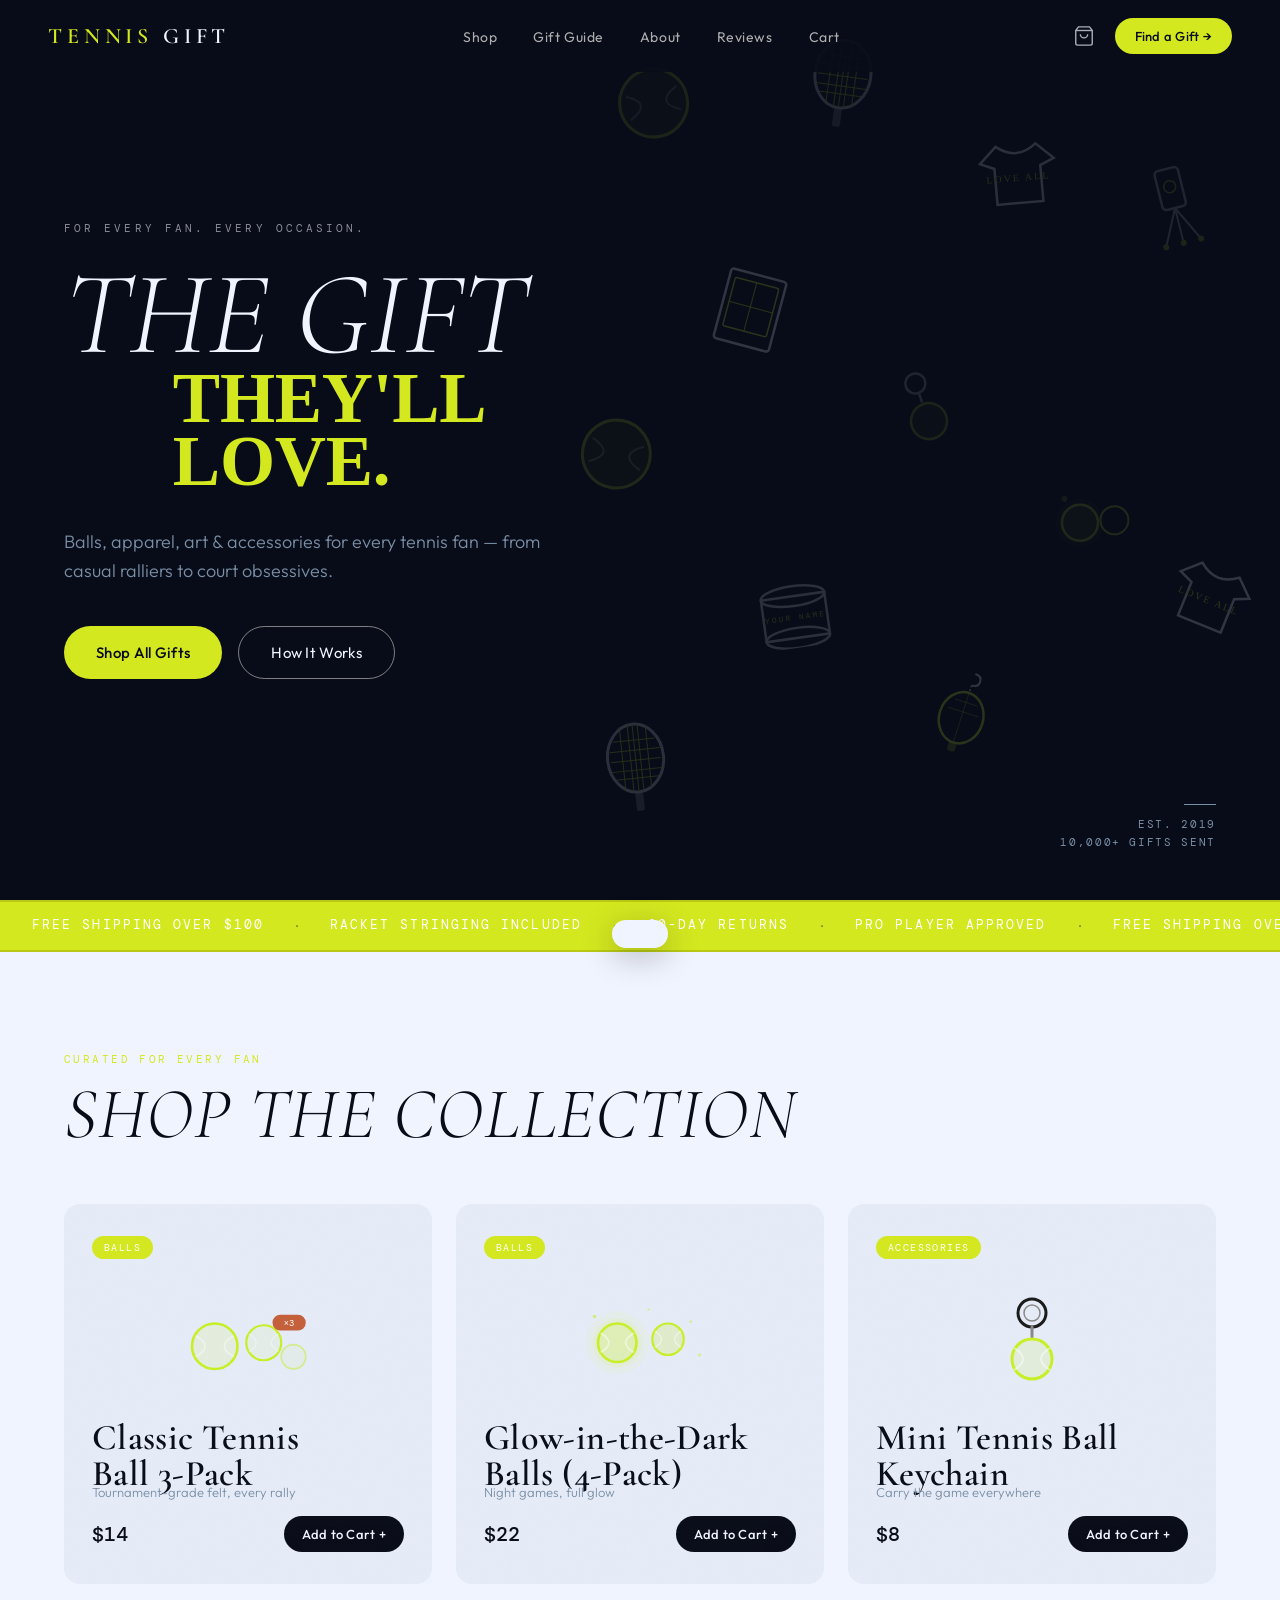
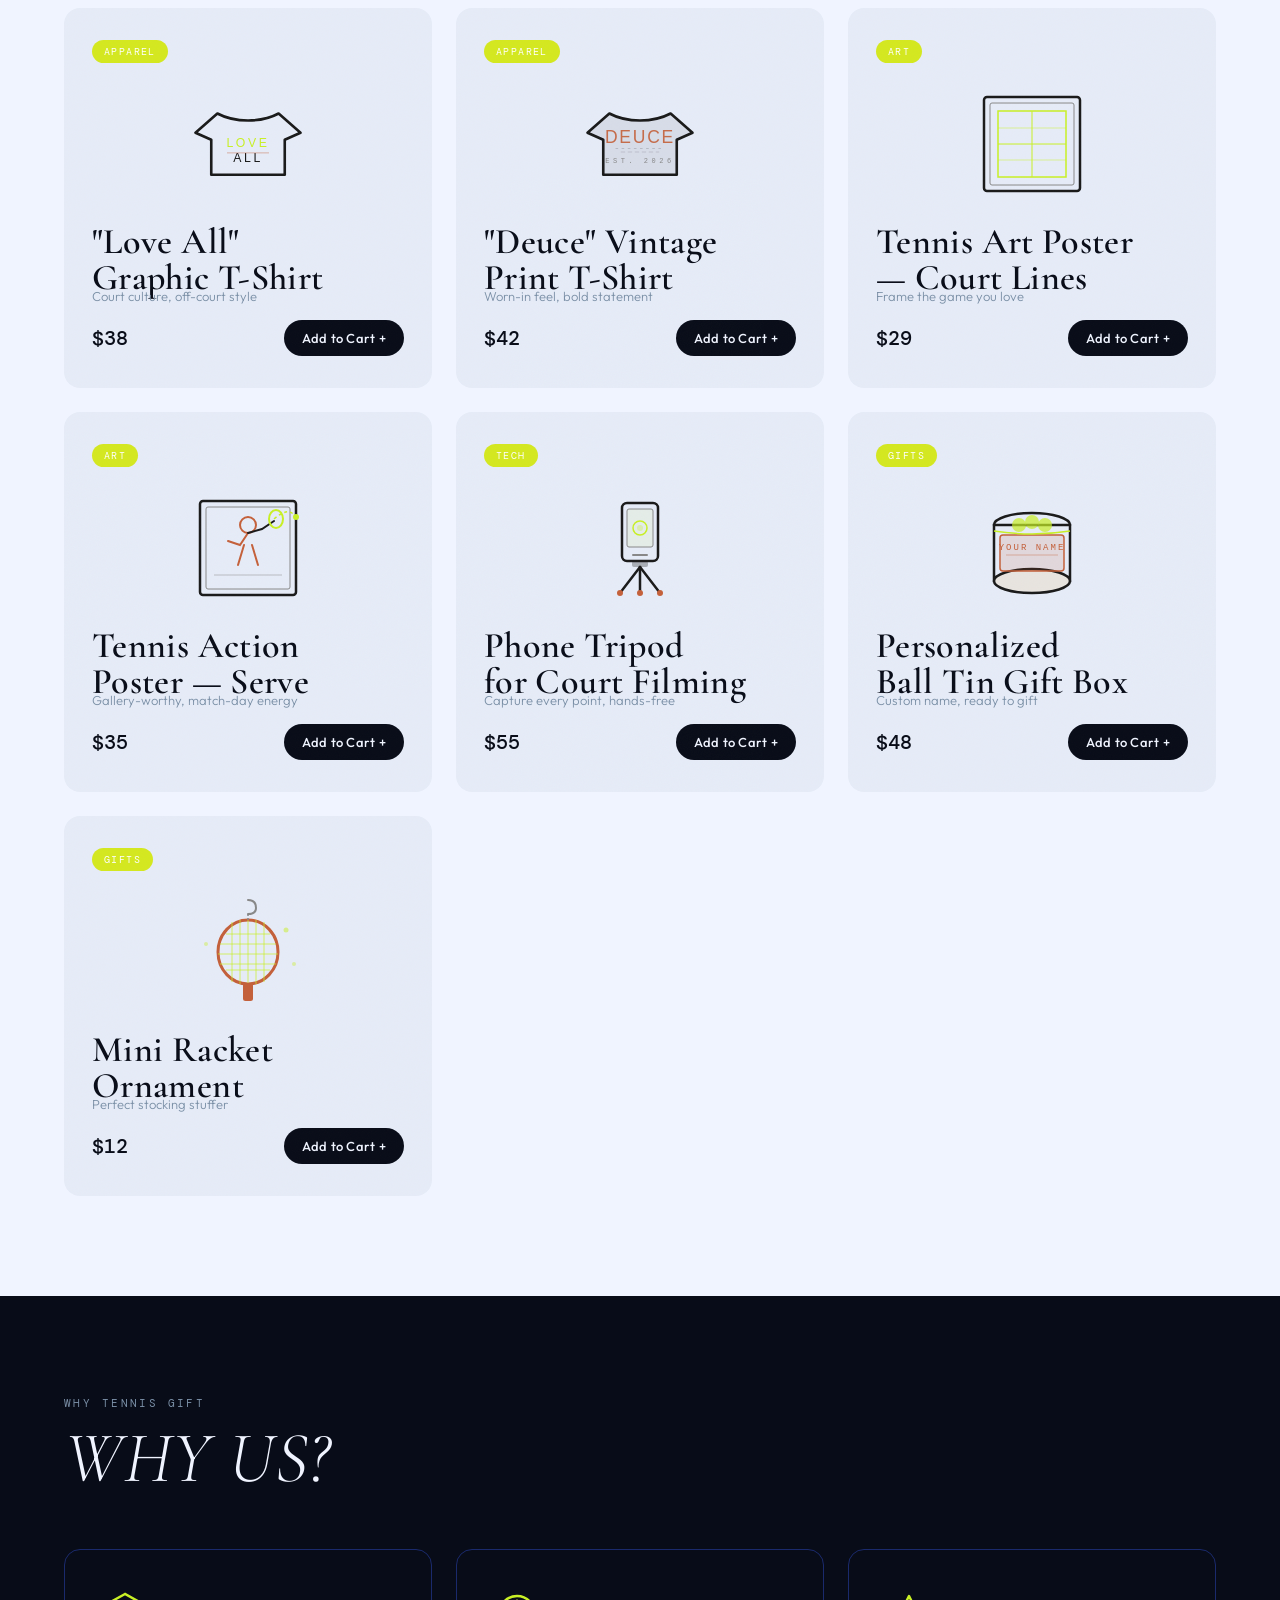
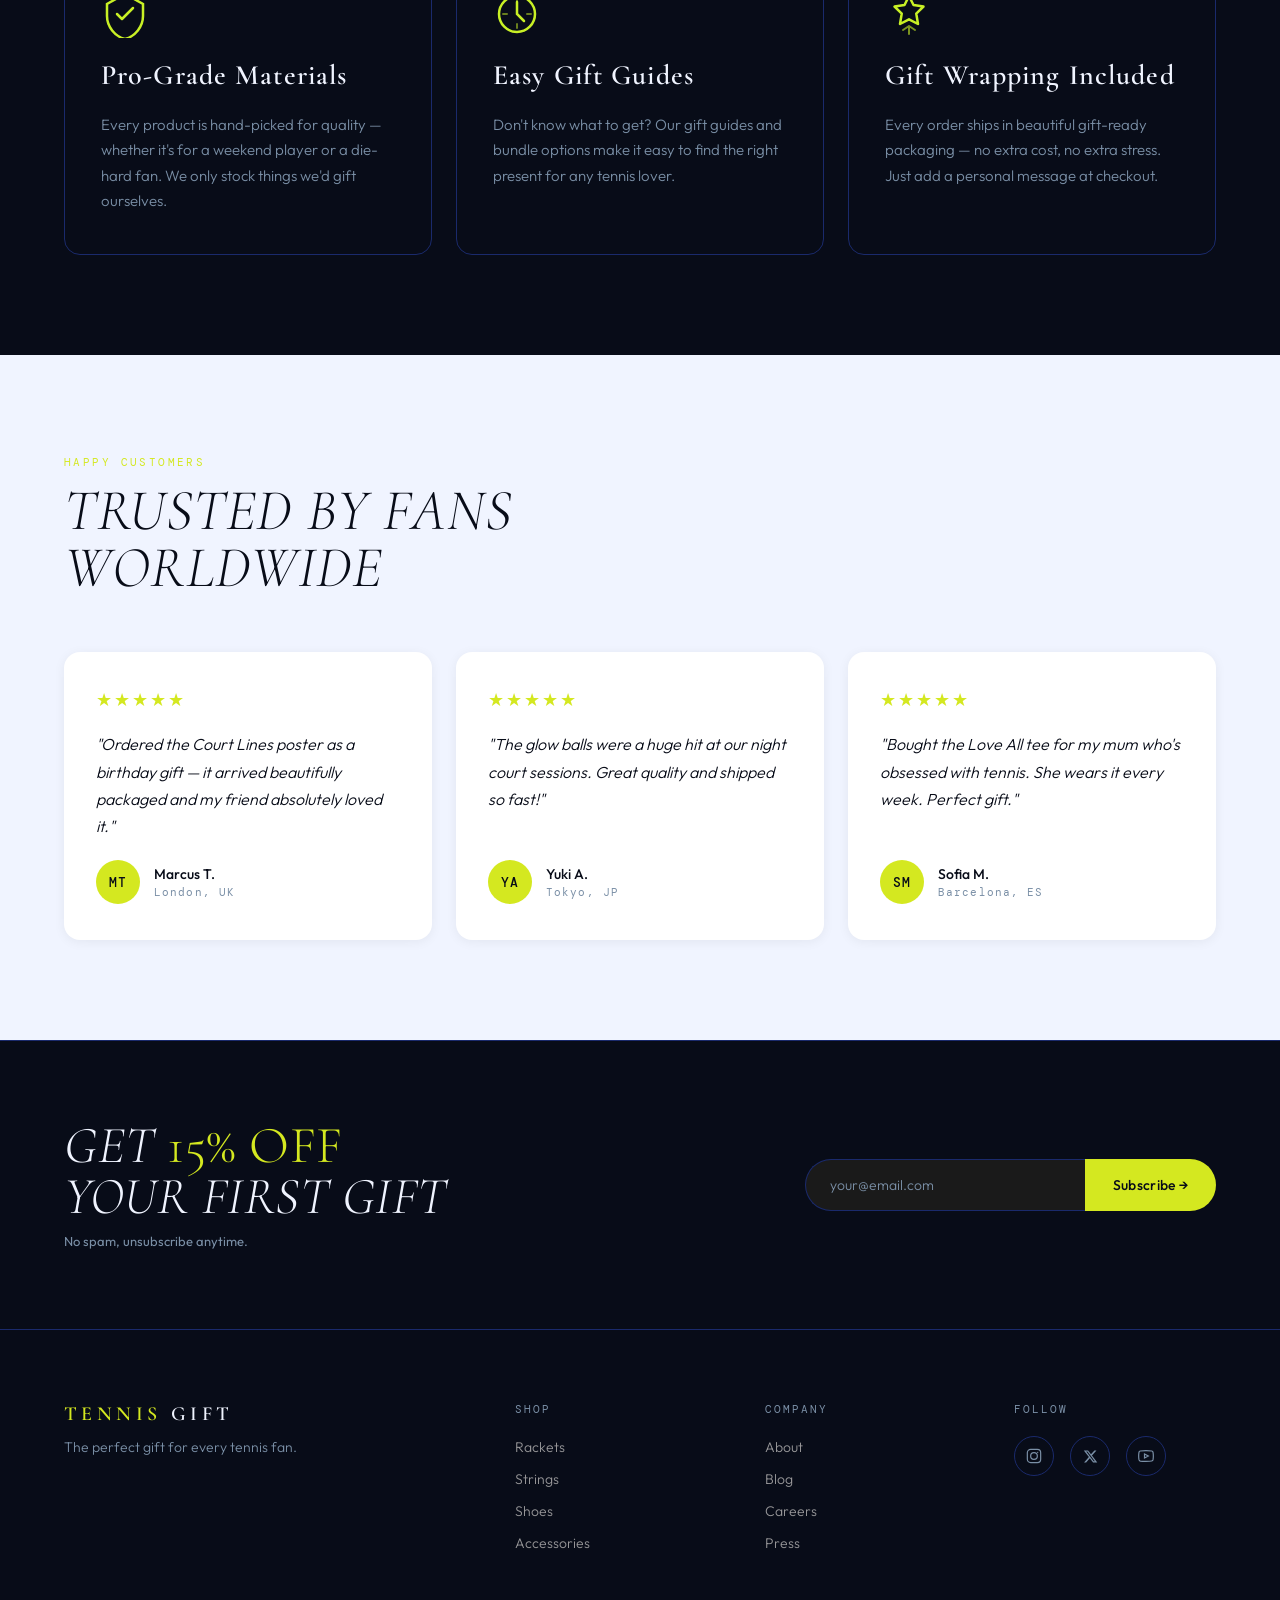
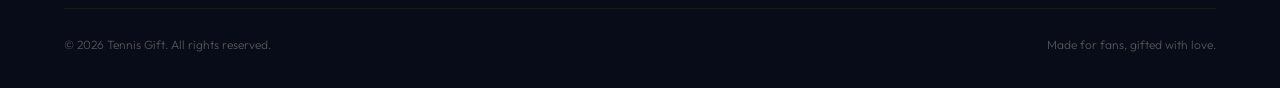
<file: project/index.html>
<!DOCTYPE html><html lang="en"><head>


<meta charset="UTF-8">
<meta name="viewport" content="width=device-width, initial-scale=1.0">
<title>Tennis Gift — The Perfect Gift for Every Tennis Fan</title>
<meta name="description" content="Find the perfect gift for every tennis fan. Unique tennis-themed gifts, accessories, and more.">
<link rel="canonical" href="https://tennisgift.netlify.app/">

<meta property="og:title" content="Tennis Gift — The Perfect Gift for Every Tennis Fan">
<meta property="og:description" content="Find the perfect gift for every tennis fan.">
<meta property="og:url" content="https://tennisgift.netlify.app/">
<meta property="og:type" content="website">
<meta name="google-site-verification" content="TvkyQSntaFs7bT5EmdGTRbm-qkBAl4spjHQU6E9vfi4" />
 
<meta name="robots" content="index, follow">
<link rel="preconnect" href="https://fonts.googleapis.com">
<link rel="preconnect" href="https://fonts.gstatic.com" crossorigin="">
<link href="https://fonts.googleapis.com/css2?family=Cormorant+Garamond:ital,wght@0,300;0,400;0,600;0,700;1,300;1,400;1,600&family=Outfit:wght@300;400;500;600&family=DM+Mono:wght@400;500&display=swap" rel="stylesheet">
<style>
  *, *::before, *::after { box-sizing: border-box; margin: 0; padding: 0; }

  :root {
    --bg-dark: #080c18;
    --bg-light: #f0f4ff;
    --accent: #d4e820;
    --clay: #1a2a6c;
    --text-dark: #080c18;
    --text-light: #f0f4ff;
    --muted: #7a8fa6;
    --card-bg: #e6ecf8;
    --border-dark: #1a2a6c;
    --bebas: 'Cormorant Garamond', serif;
    --dm: 'Outfit', sans-serif;
    --mono: 'DM Mono', monospace;
  }

  html { scroll-behavior: smooth; }
  body { background: var(--bg-dark); color: var(--text-light); font-family: var(--dm); overflow-x: hidden; }

  /* ── NAV ── */
  nav {
    position: fixed; top: 0; left: 0; right: 0; z-index: 100;
    display: flex; align-items: center; justify-content: space-between;
    padding: 0 48px; height: 72px;
    background: rgba(8,12,24,0.88);
    transition: background 0.3s, backdrop-filter 0.3s;
  }
  nav.scrolled {
    background: rgba(8,12,24,0.97);
    backdrop-filter: blur(14px);
    -webkit-backdrop-filter: blur(14px);
    border-bottom: 1px solid #1a2a6c;
  }
  .nav-logo {
    font-family: var(--bebas); font-size: 22px; letter-spacing: 0.22em; font-weight: 600;
    color: var(--text-light); text-decoration: none; text-transform: uppercase;
  }
  .nav-logo span { color: var(--accent); }
  .nav-links {
    display: flex; gap: 36px; list-style: none;
  }
  .nav-links a {
    font-family: var(--dm); font-size: 14px; font-weight: 400;
    color: rgba(247,244,239,0.7); text-decoration: none; letter-spacing: 0.04em;
    transition: color 0.2s;
  }
  .nav-links a:hover { color: var(--text-light); }
  .nav-right { display: flex; align-items: center; gap: 20px; }
  .cart-icon {
    width: 22px; height: 22px; cursor: pointer; opacity: 0.7;
    transition: opacity 0.2s;
  }
  .cart-icon:hover { opacity: 1; }
  .btn-fitted {
    font-family: var(--dm); font-size: 13px; font-weight: 500;
    background: var(--accent); color: #080c18;
    border: none; border-radius: 100px; padding: 10px 20px;
    cursor: pointer; letter-spacing: 0.02em;
    transition: all 0.25s ease;
  }
  .btn-fitted:hover { transform: scale(1.04); background: #c8d918; color: #fff; }

  /* ── HERO ── */
  .hero {
    position: relative; height: 100vh; min-height: 700px;
    background: var(--bg-dark); display: flex; align-items: center;
    overflow: hidden; padding: 0 64px;
  }
  .hero-court {
    position: absolute; inset: 0; overflow: hidden;
  }
  .hero-scatter {
    position: absolute; inset: 0; pointer-events: none;
  }
  .scatter-item {
    position: absolute;
    transition: opacity 0.3s;
  }
  .hero-content {
    position: relative; z-index: 2; max-width: 900px;
  }
  .hero-eyebrow {
    font-family: var(--mono); font-size: 11px; letter-spacing: 0.28em;
    color: rgba(246,248,255,0.55); text-transform: uppercase; margin-bottom: 28px;
    opacity: 0; transform: translateY(20px);
    animation: fadeUp 0.6s ease forwards 0.1s;
  }
  .hero-title {
    font-family: var(--bebas); line-height: 0.88; letter-spacing: -0.01em;
    font-weight: 300; font-style: italic; margin-bottom: 36px;
  }
  .hero-line1 {
    display: block; font-size: clamp(72px, 9.5vw, 118px); color: var(--text-light);
    opacity: 0; transform: translateY(40px);
    animation: fadeUp 0.7s ease forwards 0.25s;
  }
  .hero-line2 {
    display: block; font-size: clamp(72px, 9.5vw, 118px); color: var(--accent);
    margin-left: clamp(60px, 18%, 260px); font-style: normal; font-weight: 600;
    opacity: 0; transform: translateY(40px);
    animation: fadeUp 0.7s ease forwards 0.45s;
  }
  .hero-sub {
    font-size: 18px; font-weight: 300; color: var(--muted);
    max-width: 480px; line-height: 1.6; margin-bottom: 40px;
    opacity: 0; transform: translateY(20px);
    animation: fadeUp 0.6s ease forwards 0.65s;
  }
  .hero-ctas {
    display: flex; gap: 16px;
    opacity: 0; transform: translateY(20px);
    animation: fadeUp 0.6s ease forwards 0.8s;
  }
  .btn-primary {
    font-family: var(--dm); font-size: 15px; font-weight: 500;
    background: var(--accent); color: #080c18;
    border: none; border-radius: 100px; padding: 16px 32px;
    cursor: pointer; letter-spacing: 0.02em;
    transition: all 0.25s ease;
  }
  .btn-primary:hover { transform: scale(1.04); background: #c8d918; box-shadow: 0 0 28px rgba(212,232,32,0.3); }
  .btn-ghost {
    font-family: var(--dm); font-size: 15px; font-weight: 400;
    background: transparent; color: var(--text-light);
    border: 1.5px solid rgba(247,244,239,0.5); border-radius: 100px; padding: 16px 32px;
    cursor: pointer; letter-spacing: 0.02em;
    transition: all 0.25s ease;
  }
  .btn-ghost:hover { border-color: var(--text-light); background: rgba(247,244,239,0.06); }
  .hero-badge {
    position: absolute; bottom: 48px; right: 64px;
    font-family: var(--mono); font-size: 11px; letter-spacing: 0.15em;
    color: var(--muted); text-align: right;
    opacity: 0; animation: fadeUp 0.6s ease forwards 1.1s;
    line-height: 1.7;
  }
  .hero-badge::before {
    content: ''; display: block; width: 32px; height: 1px;
    background: var(--muted); margin-left: auto; margin-bottom: 10px;
  }

  @keyframes fadeUp {
    to { opacity: 1; transform: translateY(0); }
  }

  /* ── TICKER ── */
  .ticker {
    background: var(--accent); overflow: hidden;
    padding: 14px 0; border-top: 2px solid #b8c814; border-bottom: 2px solid #b8c814;
  }
  .ticker-track {
    display: flex; white-space: nowrap;
    animation: ticker 22s linear infinite;
  }
  .ticker-item {
    font-family: var(--mono); font-size: 13px; letter-spacing: 0.16em;
    color: #fff; padding: 0 32px; flex-shrink: 0;
  }
  .ticker-sep { color: rgba(14,14,14,0.4); }
  @keyframes ticker {
    from { transform: translateX(0); }
    to { transform: translateX(-50%); }
  }

  /* ── PRODUCTS ── */
  .section-products {
    background: var(--bg-light); padding: 100px 64px;
  }
  .section-label {
    font-family: var(--mono); font-size: 11px; letter-spacing: 0.22em;
    color: var(--accent); text-transform: uppercase; margin-bottom: 14px;
  }
  .section-heading {
    font-family: var(--bebas); font-size: 72px; color: var(--text-dark);
    line-height: 0.95; margin-bottom: 56px; letter-spacing: 0.01em;
    font-weight: 300; font-style: italic;
  }
  .product-grid {
    display: grid; grid-template-columns: repeat(3, 1fr); gap: 24px;
  }
  .product-card {
    background: var(--card-bg); border-radius: 16px;
    padding: 32px 28px; min-height: 380px;
    display: flex; flex-direction: column; gap: 16px;
    position: relative; overflow: hidden;
    transition: transform 0.28s ease, box-shadow 0.28s ease;
    cursor: pointer;
  }
  .product-card::before {
    content: '';
    position: absolute; inset: 0;
    background-image: url("data:image/svg+xml,%3Csvg xmlns='http://www.w3.org/2000/svg' width='200' height='200'%3E%3Cfilter id='n'%3E%3CfeTurbulence type='fractalNoise' baseFrequency='0.9' numOctaves='4' stitchTiles='stitch'/%3E%3C/filter%3E%3Crect width='200' height='200' filter='url(%23n)' opacity='0.04'/%3E%3C/svg%3E");
    opacity: 0.6; pointer-events: none; border-radius: 16px;
  }
  .product-card:hover {
    transform: translateY(-6px);
    box-shadow: 0 20px 48px rgba(14,14,14,0.14);
  }
  .product-chip {
    font-family: var(--mono); font-size: 10px; letter-spacing: 0.14em;
    color: #fff; background: var(--accent);
    display: inline-block; padding: 5px 12px; border-radius: 100px;
    text-transform: uppercase; align-self: flex-start;
  }
  .product-illustration {
    flex: 1; display: flex; align-items: center; justify-content: center;
    min-height: 100px;
  }
  .product-illustration svg { max-width: 140px; max-height: 120px; }
  .product-name {
    font-family: var(--bebas); font-size: 36px; color: var(--text-dark);
    line-height: 1; letter-spacing: 0.01em; font-weight: 600;
  }
  .product-tagline {
    font-size: 13px; color: var(--muted); font-weight: 300; margin-top: -8px;
  }
  .product-footer {
    display: flex; align-items: center; justify-content: space-between; margin-top: auto;
  }
  .product-price {
    font-family: var(--mono); font-size: 20px; color: var(--text-dark); font-weight: 500;
  }
  .btn-cart {
    font-family: var(--dm); font-size: 13px; font-weight: 500;
    background: var(--text-dark); color: var(--text-light);
    border: none; border-radius: 100px; padding: 10px 18px;
    cursor: pointer; letter-spacing: 0.02em;
    transition: all 0.25s ease;
  }
  .btn-cart:hover { background: var(--accent); color: var(--text-dark); transform: scale(1.04); }

  /* ── WHY ASTRA ── */
  .section-why {
    background: var(--bg-dark); padding: 100px 64px;
  }
  .section-why .section-heading { color: var(--text-light); font-style: italic; }
  .why-grid {
    display: grid; grid-template-columns: repeat(3, 1fr); gap: 24px;
  }
  .why-card {
    border: 1px solid var(--border-dark); border-radius: 16px;
    padding: 40px 36px; display: flex; flex-direction: column; gap: 20px;
    transition: border-color 0.3s ease, background 0.3s ease;
    cursor: default;
  }
  .why-card:hover { border-color: var(--accent); background: rgba(200,240,37,0.03); }
  .why-icon {
    width: 48px; height: 48px;
  }
  .why-title {
    font-family: var(--bebas); font-size: 28px; letter-spacing: 0.04em; color: var(--text-light);
    font-weight: 600; font-style: normal;
  }
  .why-body {
    font-size: 15px; color: var(--muted); font-weight: 300; line-height: 1.7;
  }

  /* ── TESTIMONIALS ── */
  .section-testimonials {
    background: var(--bg-light); padding: 100px 64px;
  }
  .section-testimonials .section-heading {
    color: var(--text-dark); font-size: 58px; margin-bottom: 56px;
    max-width: 680px; line-height: 0.98; font-style: italic;
  }
  .testimonial-grid {
    display: grid; grid-template-columns: repeat(3, 1fr); gap: 24px;
  }
  .testimonial-card {
    background: #fff; border-radius: 16px; padding: 36px 32px;
    display: flex; flex-direction: column; gap: 20px;
    box-shadow: 0 2px 12px rgba(14,14,14,0.06);
    transition: box-shadow 0.28s ease, transform 0.28s ease;
  }
  .testimonial-card:hover { box-shadow: 0 12px 36px rgba(14,14,14,0.1); transform: translateY(-3px); }
  .testimonial-stars { color: var(--accent); font-size: 18px; letter-spacing: 2px; }
  .testimonial-quote {
    font-size: 16px; font-style: italic; font-weight: 300;
    color: var(--text-dark); line-height: 1.7; flex: 1;
  }
  .testimonial-author { display: flex; align-items: center; gap: 14px; }
  .avatar {
    width: 44px; height: 44px; border-radius: 50%;
    background: var(--accent); color: #080c18;
    font-family: var(--mono); font-size: 13px; font-weight: 500;
    display: flex; align-items: center; justify-content: center;
    flex-shrink: 0; letter-spacing: 0.05em;
  }
  .author-info { display: flex; flex-direction: column; gap: 2px; }
  .author-name { font-size: 14px; font-weight: 500; color: var(--text-dark); }
  .author-location { font-family: var(--mono); font-size: 11px; color: var(--muted); letter-spacing: 0.1em; }

  /* ── NEWSLETTER ── */
  .section-newsletter {
    background: var(--bg-dark); padding: 80px 64px;
    display: flex; align-items: center; justify-content: space-between; gap: 48px;
    border-top: 1px solid var(--border-dark);
  }
  .newsletter-left {}
  .newsletter-heading {
    font-family: var(--bebas); font-size: 52px; color: var(--text-light);
    line-height: 0.98; letter-spacing: 0.01em; margin-bottom: 8px; font-style: italic; font-weight: 300;
  }
  .newsletter-heading em { color: var(--accent); font-style: normal; }
  .newsletter-sub { font-size: 13px; color: var(--muted); margin-top: 10px; }
  .newsletter-form { display: flex; gap: 0; flex-shrink: 0; }
  .newsletter-input {
    font-family: var(--dm); font-size: 14px; font-weight: 300;
    background: #1a1a1a; color: var(--text-light);
    border: 1px solid var(--border-dark); border-right: none;
    border-radius: 100px 0 0 100px; padding: 16px 24px; width: 280px; outline: none;
    transition: border-color 0.25s;
  }
  .newsletter-input::placeholder { color: var(--muted); }
  .newsletter-input:focus { border-color: #555; }
  .newsletter-btn {
    font-family: var(--dm); font-size: 14px; font-weight: 500;
    background: var(--accent); color: #080c18;
    border: none; border-radius: 0 100px 100px 0; padding: 16px 28px;
    cursor: pointer; letter-spacing: 0.02em; white-space: nowrap;
    transition: all 0.25s ease;
  }
  .newsletter-btn:hover { background: #c8d918; color: #fff; }

  /* ── FOOTER ── */
  footer {
    background: #080c18; padding: 72px 64px 36px;
    border-top: 1px solid #1a2a6c;
  }
  .footer-grid {
    display: grid; grid-template-columns: 2fr 1fr 1fr 1fr; gap: 48px;
    padding-bottom: 56px; border-bottom: 1px solid #1a1a1a;
  }
  .footer-logo {
    font-family: var(--bebas); font-size: 20px; letter-spacing: 0.22em; font-weight: 600;
    color: var(--text-light); margin-bottom: 12px; display: block; text-transform: uppercase;
  }
  .footer-logo span { color: var(--accent); }
  .footer-tagline { font-size: 14px; color: var(--muted); font-weight: 300; }
  .footer-col-title {
    font-family: var(--mono); font-size: 11px; letter-spacing: 0.18em;
    text-transform: uppercase; color: var(--muted); margin-bottom: 20px;
  }
  .footer-links { list-style: none; display: flex; flex-direction: column; gap: 12px; }
  .footer-links a {
    font-size: 14px; color: rgba(247,244,239,0.6); text-decoration: none;
    font-weight: 300; transition: color 0.2s;
  }
  .footer-links a:hover { color: var(--text-light); }
  .social-row { display: flex; gap: 16px; margin-top: 4px; }
  .social-btn {
    width: 40px; height: 40px; border-radius: 50%;
    border: 1px solid var(--border-dark); display: flex; align-items: center; justify-content: center;
    color: var(--muted); text-decoration: none; font-size: 14px;
    transition: all 0.25s; cursor: pointer;
  }
  .social-btn:hover { border-color: var(--accent); color: var(--accent); }
  .footer-bottom {
    display: flex; justify-content: space-between; align-items: center;
    padding-top: 28px; font-size: 12px; color: #555; font-weight: 300;
  }

  /* ── CART TOAST ── */
  .toast {
    position: fixed; bottom: 32px; left: 50%; transform: translateX(-50%) translateY(80px);
    background: var(--text-light); color: var(--bg-dark);
    font-family: var(--dm); font-size: 14px; font-weight: 500;
    padding: 14px 28px; border-radius: 100px;
    box-shadow: 0 8px 32px rgba(0,0,0,0.25);
    transition: transform 0.4s cubic-bezier(0.34, 1.56, 0.64, 1);
    z-index: 999; pointer-events: none;
    white-space: nowrap;
  }
  .toast.show { transform: translateX(-50%) translateY(0); }

  /* ── RESPONSIVE ── */
  @media (max-width: 1024px) {
    nav { padding: 0 28px; }
    .nav-links { gap: 24px; }
    .hero { padding: 0 36px; }
    .section-products, .section-why, .section-testimonials,
    .section-newsletter, footer { padding-left: 36px; padding-right: 36px; }
    .product-grid, .why-grid, .testimonial-grid { grid-template-columns: repeat(2, 1fr); }
    .footer-grid { grid-template-columns: 1fr 1fr; }
  }
  @media (max-width: 680px) {
    .nav-links { display: none; }
    .hero { padding: 0 24px; }
    .section-products, .section-why, .section-testimonials,
    .section-newsletter, footer { padding-left: 24px; padding-right: 24px; }
    .product-grid, .why-grid, .testimonial-grid { grid-template-columns: 1fr; }
    .footer-grid { grid-template-columns: 1fr; gap: 32px; }
    .section-newsletter { flex-direction: column; }
    .newsletter-input { width: 200px; }
    .section-heading { font-size: 44px; }
    .hero-badge { right: 24px; }
  }
</style>
</head>
<body>

<!-- NAV -->
<nav id="main-nav">
  <a class="nav-logo" href="#"><span>Tennis</span> Gift</a>
  <ul class="nav-links">
    <li><a href="index.html#products">Shop</a></li>
    <li><a href="gift-guide.html">Gift Guide</a></li>
    <li><a href="about.html">About</a></li>
    <li><a href="index.html#testimonials">Reviews</a></li>
    <li><a href="cart.html">Cart</a></li>
  </ul>
  <div class="nav-right">
    <svg class="cart-icon" viewBox="0 0 24 24" fill="none" stroke="currentColor" stroke-width="1.5">
      <path d="M6 2L3 6v14a2 2 0 002 2h14a2 2 0 002-2V6l-3-4z"></path>
      <line x1="3" y1="6" x2="21" y2="6"></line>
      <path d="M16 10a4 4 0 01-8 0"></path>
    </svg>
    <button class="btn-fitted">Find a Gift →</button>
  </div>
</nav>

<!-- HERO -->
<section class="hero">
  <div class="hero-court">
    <!-- Scattered product illustrations -->
    <div class="hero-scatter" id="hero-scatter"></div>
  </div>
  <div class="hero-content">
    <p class="hero-eyebrow">For Every Fan. Every Occasion.</p>
    <h1 class="hero-title">
      <span class="hero-line1">THE GIFT</span>
      <span class="hero-line2" style="font-family: Garamond, serif; font-weight: 600; font-size: 70.91px;">THEY'LL LOVE.</span>
    </h1>
    <p class="hero-sub">Balls, apparel, art &amp; accessories for every tennis fan — from casual ralliers to court obsessives.</p>
    <div class="hero-ctas">
      <button class="btn-primary" onclick="document.getElementById('products').scrollIntoView({behavior:'smooth'})">Shop All Gifts</button>
      <button class="btn-ghost">How It Works</button>
    </div>
  </div>
  <div class="hero-badge">EST. 2019<br>10,000+ GIFTS SENT</div>
</section>

<!-- TICKER -->
<div class="ticker">
  <div class="ticker-track" id="ticker-track"></div>
</div>

<!-- PRODUCTS -->
<section class="section-products" id="products">
  <p class="section-label">Curated for Every Fan</p>
  <h2 class="section-heading">SHOP THE COLLECTION</h2>
  <div class="product-grid">

    <!-- Card 1: Classic Tennis Ball 3-Pack -->
    <div class="product-card">
      <span class="product-chip">Balls</span>
      <div class="product-illustration">
        <svg viewBox="0 0 160 110" fill="none" xmlns="http://www.w3.org/2000/svg">
          <circle cx="42" cy="62" r="26" fill="#c8f025" opacity="0.12"></circle>
          <circle cx="42" cy="62" r="26" stroke="#c8f025" stroke-width="3"></circle>
          <path d="M20 50 Q42 62 20 74" stroke="white" stroke-width="2" fill="none" opacity="0.45"></path>
          <path d="M64 50 Q42 62 64 74" stroke="white" stroke-width="2" fill="none" opacity="0.45"></path>
          <circle cx="98" cy="58" r="20" fill="#c8f025" opacity="0.08"></circle>
          <circle cx="98" cy="58" r="20" stroke="#c8f025" stroke-width="2.5"></circle>
          <path d="M81 48 Q98 58 81 68" stroke="white" stroke-width="1.5" fill="none" opacity="0.45"></path>
          <path d="M115 48 Q98 58 115 68" stroke="white" stroke-width="1.5" fill="none" opacity="0.45"></path>
          <circle cx="132" cy="74" r="14" fill="#c8f025" opacity="0.06"></circle>
          <circle cx="132" cy="74" r="14" stroke="#c8f025" stroke-width="2" opacity="0.5"></circle>
          <rect x="108" y="26" width="38" height="18" rx="9" fill="#c4603a"></rect>
          <text x="127" y="39" font-family="monospace" font-size="10" fill="white" text-anchor="middle">×3</text>
        </svg>
      </div>
      <div>
        <p class="product-name">Classic Tennis<br>Ball 3-Pack</p>
        <p class="product-tagline">Tournament-grade felt, every rally</p>
      </div>
      <div class="product-footer">
        <span class="product-price">$14</span>
        <button class="btn-cart" onclick="addToCart('Classic Tennis Ball 3-Pack')">Add to Cart +</button>
      </div>
    </div>

    <!-- Card 2: Glow-in-the-Dark Balls -->
    <div class="product-card">
      <span class="product-chip">Balls</span>
      <div class="product-illustration">
        <svg viewBox="0 0 160 110" fill="none" xmlns="http://www.w3.org/2000/svg">
          <!-- Glow aura -->
          <circle cx="54" cy="58" r="36" fill="#c8f025" opacity="0.06"></circle>
          <circle cx="54" cy="58" r="28" fill="#c8f025" opacity="0.10"></circle>
          <circle cx="54" cy="58" r="22" fill="#c8f025" opacity="0.18"></circle>
          <circle cx="54" cy="58" r="22" stroke="#c8f025" stroke-width="3"></circle>
          <path d="M35 47 Q54 58 35 69" stroke="white" stroke-width="2" fill="none" opacity="0.5"></path>
          <path d="M73 47 Q54 58 73 69" stroke="white" stroke-width="2" fill="none" opacity="0.5"></path>
          <!-- Second ball with glow -->
          <circle cx="112" cy="54" r="18" fill="#c8f025" opacity="0.08"></circle>
          <circle cx="112" cy="54" r="18" fill="#c8f025" opacity="0.14"></circle>
          <circle cx="112" cy="54" r="18" stroke="#c8f025" stroke-width="2.5"></circle>
          <path d="M97 45 Q112 54 97 63" stroke="white" stroke-width="1.5" fill="none" opacity="0.5"></path>
          <path d="M127 45 Q112 54 127 63" stroke="white" stroke-width="1.5" fill="none" opacity="0.5"></path>
          <!-- Stars / sparkles -->
          <circle cx="28" cy="28" r="2" fill="#c8f025" opacity="0.6"></circle>
          <circle cx="138" cy="34" r="1.5" fill="#c8f025" opacity="0.5"></circle>
          <circle cx="90" cy="20" r="1.5" fill="#c8f025" opacity="0.4"></circle>
          <circle cx="148" cy="72" r="2" fill="#c8f025" opacity="0.4"></circle>
        </svg>
      </div>
      <div>
        <p class="product-name">Glow-in-the-Dark<br>Balls (4-Pack)</p>
        <p class="product-tagline">Night games, full glow</p>
      </div>
      <div class="product-footer">
        <span class="product-price">$22</span>
        <button class="btn-cart" onclick="addToCart('Glow-in-the-Dark Balls 4-Pack')">Add to Cart +</button>
      </div>
    </div>

    <!-- Card 3: Mini Keychain -->
    <div class="product-card">
      <span class="product-chip">Accessories</span>
      <div class="product-illustration">
        <svg viewBox="0 0 140 110" fill="none" xmlns="http://www.w3.org/2000/svg">
          <!-- Keychain ring -->
          <circle cx="70" cy="28" r="14" stroke="#1a1a1a" stroke-width="3" fill="none"></circle>
          <circle cx="70" cy="28" r="8" stroke="#888" stroke-width="1.5" fill="none"></circle>
          <!-- Chain link -->
          <line x1="70" y1="42" x2="70" y2="52" stroke="#888" stroke-width="3" stroke-linecap="round"></line>
          <!-- Mini ball -->
          <circle cx="70" cy="74" r="20" fill="#c8f025" opacity="0.14"></circle>
          <circle cx="70" cy="74" r="20" stroke="#c8f025" stroke-width="3"></circle>
          <path d="M52 63 Q70 74 52 85" stroke="white" stroke-width="2" fill="none" opacity="0.5"></path>
          <path d="M88 63 Q70 74 88 85" stroke="white" stroke-width="2" fill="none" opacity="0.5"></path>
        </svg>
      </div>
      <div>
        <p class="product-name">Mini Tennis Ball<br>Keychain</p>
        <p class="product-tagline">Carry the game everywhere</p>
      </div>
      <div class="product-footer">
        <span class="product-price">$8</span>
        <button class="btn-cart" onclick="addToCart('Mini Tennis Ball Keychain')">Add to Cart +</button>
      </div>
    </div>

    <!-- Card 4: Love All T-Shirt -->
    <div class="product-card">
      <span class="product-chip">Apparel</span>
      <div class="product-illustration">
        <svg viewBox="0 0 160 110" fill="none" xmlns="http://www.w3.org/2000/svg">
          <!-- T-shirt shape -->
          <path d="M45 20 L20 42 L38 50 L38 90 L122 90 L122 50 L140 42 L115 20 Q100 28 80 28 Q60 28 45 20Z" stroke="#1a1a1a" stroke-width="3" fill="none" stroke-linejoin="round"></path>
          <!-- Graphic text on shirt -->
          <text x="80" y="58" font-family="'Bebas Neue', sans-serif" font-size="14" fill="#c8f025" text-anchor="middle" letter-spacing="3">LOVE</text>
          <text x="80" y="75" font-family="'Bebas Neue', sans-serif" font-size="14" fill="#1a1a1a" text-anchor="middle" letter-spacing="3">ALL</text>
          <!-- Small accent line -->
          <line x1="56" y1="65" x2="104" y2="65" stroke="#c4603a" stroke-width="1" opacity="0.5"></line>
        </svg>
      </div>
      <div>
        <p class="product-name">"Love All"<br>Graphic T-Shirt</p>
        <p class="product-tagline">Court culture, off-court style</p>
      </div>
      <div class="product-footer">
        <span class="product-price">$38</span>
        <button class="btn-cart" onclick="addToCart('Love All Graphic T-Shirt')">Add to Cart +</button>
      </div>
    </div>

    <!-- Card 5: Deuce T-Shirt -->
    <div class="product-card">
      <span class="product-chip">Apparel</span>
      <div class="product-illustration">
        <svg viewBox="0 0 160 110" fill="none" xmlns="http://www.w3.org/2000/svg">
          <!-- T-shirt shape, slightly different fill for worn-in feel -->
          <path d="M45 20 L20 42 L38 50 L38 90 L122 90 L122 50 L140 42 L115 20 Q100 28 80 28 Q60 28 45 20Z" stroke="#1a1a1a" stroke-width="3" fill="#1a1a1a" fill-opacity="0.07" stroke-linejoin="round"></path>
          <!-- Vintage distressed graphic -->
          <text x="80" y="54" font-family="'Bebas Neue', sans-serif" font-size="20" fill="#c4603a" text-anchor="middle" letter-spacing="2" opacity="0.9">DEUCE</text>
          <!-- Distress lines -->
          <line x1="52" y1="60" x2="108" y2="60" stroke="#1a1a1a" stroke-width="0.8" opacity="0.25" stroke-dasharray="3 4"></line>
          <line x1="58" y1="64" x2="102" y2="64" stroke="#1a1a1a" stroke-width="0.8" opacity="0.2" stroke-dasharray="5 3"></line>
          <text x="80" y="76" font-family="monospace" font-size="8" fill="#888" text-anchor="middle" letter-spacing="4">EST. 2026</text>
        </svg>
      </div>
      <div>
        <p class="product-name">"Deuce" Vintage<br>Print T-Shirt</p>
        <p class="product-tagline">Worn-in feel, bold statement</p>
      </div>
      <div class="product-footer">
        <span class="product-price">$42</span>
        <button class="btn-cart" onclick="addToCart('Deuce Vintage T-Shirt')">Add to Cart +</button>
      </div>
    </div>

    <!-- Card 6: Court Lines Poster -->
    <div class="product-card">
      <span class="product-chip">Art</span>
      <div class="product-illustration">
        <svg viewBox="0 0 140 110" fill="none" xmlns="http://www.w3.org/2000/svg">
          <!-- Poster frame -->
          <rect x="22" y="8" width="96" height="94" rx="3" stroke="#1a1a1a" stroke-width="2.5" fill="none"></rect>
          <rect x="28" y="14" width="84" height="82" rx="2" stroke="#888" stroke-width="1" fill="none"></rect>
          <!-- Court lines inside poster -->
          <rect x="36" y="22" width="68" height="66" stroke="#c8f025" stroke-width="1.5" fill="none"></rect>
          <line x1="36" y1="55" x2="104" y2="55" stroke="#c8f025" stroke-width="1"></line>
          <line x1="70" y1="22" x2="70" y2="88" stroke="#c8f025" stroke-width="1"></line>
          <line x1="36" y1="39" x2="104" y2="39" stroke="#c8f025" stroke-width="0.8" opacity="0.6"></line>
          <line x1="36" y1="71" x2="104" y2="71" stroke="#c8f025" stroke-width="0.8" opacity="0.6"></line>
        </svg>
      </div>
      <div>
        <p class="product-name">Tennis Art Poster<br>— Court Lines</p>
        <p class="product-tagline">Frame the game you love</p>
      </div>
      <div class="product-footer">
        <span class="product-price">$29</span>
        <button class="btn-cart" onclick="addToCart('Tennis Art Poster — Court Lines')">Add to Cart +</button>
      </div>
    </div>

    <!-- Card 7: Serve Series Poster -->
    <div class="product-card">
      <span class="product-chip">Art</span>
      <div class="product-illustration">
        <svg viewBox="0 0 140 110" fill="none" xmlns="http://www.w3.org/2000/svg">
          <!-- Poster frame -->
          <rect x="22" y="8" width="96" height="94" rx="3" stroke="#1a1a1a" stroke-width="2.5" fill="none"></rect>
          <rect x="28" y="14" width="84" height="82" rx="2" stroke="#888" stroke-width="1" fill="none"></rect>
          <!-- Abstract serve silhouette (geometric) -->
          <!-- Body -->
          <circle cx="70" cy="32" r="8" stroke="#c4603a" stroke-width="2" fill="none"></circle>
          <!-- Arm raised -->
          <path d="M70 40 L62 52 L50 48" stroke="#c4603a" stroke-width="2" stroke-linecap="round" fill="none"></path>
          <!-- Racket arm -->
          <path d="M70 40 L84 36 L96 28" stroke="#1a1a1a" stroke-width="2" stroke-linecap="round" fill="none"></path>
          <!-- Racket head mini -->
          <ellipse cx="98" cy="26" rx="7" ry="9" stroke="#c8f025" stroke-width="2" fill="none"></ellipse>
          <!-- Legs -->
          <path d="M66 52 L60 72 M74 52 L80 72" stroke="#c4603a" stroke-width="2" stroke-linecap="round" fill="none"></path>
          <!-- Ball trajectory arc -->
          <path d="M96 26 Q110 14 116 22" stroke="#c8f025" stroke-width="1.5" stroke-dasharray="3 3" fill="none"></path>
          <circle cx="118" cy="24" r="3" fill="#c8f025"></circle>
          <!-- Ground line -->
          <line x1="36" y1="82" x2="104" y2="82" stroke="#888" stroke-width="1" opacity="0.5"></line>
        </svg>
      </div>
      <div>
        <p class="product-name">Tennis Action<br>Poster — Serve</p>
        <p class="product-tagline">Gallery-worthy, match-day energy</p>
      </div>
      <div class="product-footer">
        <span class="product-price">$35</span>
        <button class="btn-cart" onclick="addToCart('Tennis Action Poster — Serve Series')">Add to Cart +</button>
      </div>
    </div>

    <!-- Card 8: Phone Tripod -->
    <div class="product-card">
      <span class="product-chip">Tech</span>
      <div class="product-illustration">
        <svg viewBox="0 0 140 110" fill="none" xmlns="http://www.w3.org/2000/svg">
          <!-- Phone -->
          <rect x="52" y="10" width="36" height="58" rx="5" stroke="#1a1a1a" stroke-width="2.5" fill="none"></rect>
          <rect x="57" y="16" width="26" height="38" rx="2" stroke="#888" stroke-width="1" fill="#c8f025" fill-opacity="0.08"></rect>
          <!-- Camera lens on phone -->
          <circle cx="70" cy="35" r="7" stroke="#c8f025" stroke-width="1.5" fill="none"></circle>
          <circle cx="70" cy="35" r="3" fill="#c8f025" opacity="0.3"></circle>
          <!-- Home indicator -->
          <line x1="63" y1="62" x2="77" y2="62" stroke="#888" stroke-width="2" stroke-linecap="round"></line>
          <!-- Tripod mount -->
          <rect x="62" y="68" width="16" height="6" rx="2" fill="#1a1a1a" opacity="0.3"></rect>
          <!-- Tripod legs -->
          <line x1="70" y1="74" x2="50" y2="100" stroke="#1a1a1a" stroke-width="2.5" stroke-linecap="round"></line>
          <line x1="70" y1="74" x2="70" y2="100" stroke="#1a1a1a" stroke-width="2.5" stroke-linecap="round"></line>
          <line x1="70" y1="74" x2="90" y2="100" stroke="#1a1a1a" stroke-width="2.5" stroke-linecap="round"></line>
          <!-- Foot dots -->
          <circle cx="50" cy="100" r="3" fill="#c4603a"></circle>
          <circle cx="70" cy="100" r="3" fill="#c4603a"></circle>
          <circle cx="90" cy="100" r="3" fill="#c4603a"></circle>
        </svg>
      </div>
      <div>
        <p class="product-name">Phone Tripod<br>for Court Filming</p>
        <p class="product-tagline">Capture every point, hands-free</p>
      </div>
      <div class="product-footer">
        <span class="product-price">$55</span>
        <button class="btn-cart" onclick="addToCart('Phone Tripod for Court Filming')">Add to Cart +</button>
      </div>
    </div>

    <!-- Card 9: Personalized Ball Tin -->
    <div class="product-card">
      <span class="product-chip">Gifts</span>
      <div class="product-illustration">
        <svg viewBox="0 0 140 110" fill="none" xmlns="http://www.w3.org/2000/svg">
          <!-- Tin cylinder -->
          <ellipse cx="70" cy="32" rx="38" ry="12" stroke="#1a1a1a" stroke-width="2.5" fill="#e6ecf8"></ellipse>
          <rect x="32" y="32" width="76" height="56" fill="#e6ecf8"></rect>
          <rect x="32" y="32" width="76" height="56" stroke="#1a1a1a" stroke-width="2.5" fill="none"></rect>
          <ellipse cx="70" cy="88" rx="38" ry="12" stroke="#1a1a1a" stroke-width="2.5" fill="#e8e4df"></ellipse>
          <!-- Label area -->
          <rect x="38" y="42" width="64" height="36" rx="3" fill="#c4603a" opacity="0.15"></rect>
          <rect x="38" y="42" width="64" height="36" rx="3" stroke="#c4603a" stroke-width="1.5" fill="none"></rect>
          <!-- "NAME" text on label -->
          <text x="70" y="57" font-family="monospace" font-size="9" fill="#c4603a" text-anchor="middle" letter-spacing="2">YOUR NAME</text>
          <line x1="44" y1="62" x2="96" y2="62" stroke="#c4603a" stroke-width="0.8" opacity="0.5"></line>
          <!-- Ball visible through lid gap -->
          <circle cx="57" cy="32" r="7" fill="#c8f025" opacity="0.7"></circle>
          <circle cx="70" cy="29" r="7" fill="#c8f025" opacity="0.7"></circle>
          <circle cx="83" cy="32" r="7" fill="#c8f025" opacity="0.7"></circle>
          <!-- Lid ribbon -->
          <path d="M32 38 Q70 44 108 38" stroke="#c8f025" stroke-width="1.5" fill="none"></path>
        </svg>
      </div>
      <div>
        <p class="product-name">Personalized<br>Ball Tin Gift Box</p>
        <p class="product-tagline">Custom name, ready to gift</p>
      </div>
      <div class="product-footer">
        <span class="product-price">$48</span>
        <button class="btn-cart" onclick="addToCart('Personalized Ball Tin Gift Box')">Add to Cart +</button>
      </div>
    </div>

    <!-- Card 10: Mini Racket Ornament -->
    <div class="product-card">
      <span class="product-chip">Gifts</span>
      <div class="product-illustration">
        <svg viewBox="0 0 140 120" fill="none" xmlns="http://www.w3.org/2000/svg">
          <!-- Ornament hook -->
          <path d="M70 8 Q78 8 78 16 Q78 22 70 22" stroke="#888" stroke-width="2" fill="none" stroke-linecap="round"></path>
          <!-- Mini racket head -->
          <ellipse cx="70" cy="60" rx="30" ry="32" stroke="#c4603a" stroke-width="3" fill="none"></ellipse>
          <!-- String grid -->
          <line x1="48" y1="42" x2="92" y2="42" stroke="#c8f025" stroke-width="1" opacity="0.7"></line>
          <line x1="42" y1="52" x2="98" y2="52" stroke="#c8f025" stroke-width="1" opacity="0.7"></line>
          <line x1="40" y1="62" x2="100" y2="62" stroke="#c8f025" stroke-width="1" opacity="0.7"></line>
          <line x1="42" y1="72" x2="98" y2="72" stroke="#c8f025" stroke-width="1" opacity="0.7"></line>
          <line x1="48" y1="78" x2="92" y2="78" stroke="#c8f025" stroke-width="1" opacity="0.7"></line>
          <line x1="54" y1="30" x2="54" y2="90" stroke="#c8f025" stroke-width="1" opacity="0.7"></line>
          <line x1="62" y1="28" x2="62" y2="92" stroke="#c8f025" stroke-width="1" opacity="0.7"></line>
          <line x1="70" y1="28" x2="70" y2="92" stroke="#c8f025" stroke-width="1" opacity="0.7"></line>
          <line x1="78" y1="28" x2="78" y2="92" stroke="#c8f025" stroke-width="1" opacity="0.7"></line>
          <line x1="86" y1="30" x2="86" y2="90" stroke="#c8f025" stroke-width="1" opacity="0.7"></line>
          <!-- Handle -->
          <rect x="65" y="91" width="10" height="18" rx="2.5" fill="#c4603a"></rect>
          <!-- Hanging string from hook to racket -->
          <line x1="70" y1="22" x2="70" y2="28" stroke="#888" stroke-width="1.5" stroke-dasharray="2 2"></line>
          <!-- Sparkle dots -->
          <circle cx="108" cy="38" r="2.5" fill="#c8f025" opacity="0.5"></circle>
          <circle cx="28" cy="52" r="2" fill="#c8f025" opacity="0.4"></circle>
          <circle cx="116" cy="72" r="2" fill="#c8f025" opacity="0.4"></circle>
        </svg>
      </div>
      <div>
        <p class="product-name">Mini Racket<br>Ornament</p>
        <p class="product-tagline">Perfect stocking stuffer</p>
      </div>
      <div class="product-footer">
        <span class="product-price">$12</span>
        <button class="btn-cart" onclick="addToCart('Mini Racket Ornament')">Add to Cart +</button>
      </div>
    </div>

  </div>
</section>

<!-- WHY ASTRA -->
<section class="section-why" id="why">
  <p class="section-label" style="color:var(--muted)">Why Tennis Gift</p>
  <h2 class="section-heading">WHY US?</h2>
  <div class="why-grid">
    <div class="why-card">
      <svg class="why-icon" viewBox="0 0 48 48" fill="none" xmlns="http://www.w3.org/2000/svg">
        <path d="M24 4L6 14v12c0 10.5 7.7 20.3 18 23 10.3-2.7 18-12.5 18-23V14L24 4z" stroke="#c8f025" stroke-width="2.5" fill="none"></path>
        <path d="M16 24l5 5 11-11" stroke="#c8f025" stroke-width="2.5" stroke-linecap="round" stroke-linejoin="round"></path>
      </svg>
      <p class="why-title">Pro-Grade Materials</p>
      <p class="why-body">Every product is hand-picked for quality — whether it's for a weekend player or a die-hard fan. We only stock things we'd gift ourselves.</p>
    </div>
    <div class="why-card">
      <svg class="why-icon" viewBox="0 0 48 48" fill="none" xmlns="http://www.w3.org/2000/svg">
        <circle cx="24" cy="24" r="18" stroke="#c8f025" stroke-width="2.5"></circle>
        <path d="M24 12v12l7 7" stroke="#c8f025" stroke-width="2.5" stroke-linecap="round"></path>
        <path d="M10 24h4M34 24h4M24 10v4M24 34v4" stroke="#c8f025" stroke-width="2" stroke-linecap="round" opacity="0.5"></path>
      </svg>
      <p class="why-title">Easy Gift Guides</p>
      <p class="why-body">Don't know what to get? Our gift guides and bundle options make it easy to find the right present for any tennis lover.</p>
    </div>
    <div class="why-card">
      <svg class="why-icon" viewBox="0 0 48 48" fill="none" xmlns="http://www.w3.org/2000/svg">
        <path d="M24 6l4.5 9 10 1.5-7.25 7.06L33 34l-9-4.73L15 34l1.75-10.44L9.5 16.5 19.5 15z" stroke="#c8f025" stroke-width="2.5" fill="none" stroke-linejoin="round"></path>
        <path d="M24 44v-8M18 40l6-4 6 4" stroke="#c8f025" stroke-width="2" stroke-linecap="round" stroke-linejoin="round" opacity="0.6"></path>
      </svg>
      <p class="why-title">Gift Wrapping Included</p>
      <p class="why-body">Every order ships in beautiful gift-ready packaging — no extra cost, no extra stress. Just add a personal message at checkout.</p>
    </div>
  </div>
</section>

<!-- TESTIMONIALS -->
<section class="section-testimonials" id="testimonials">
  <p class="section-label">Happy Customers</p>
  <h2 class="section-heading">TRUSTED BY FANS WORLDWIDE</h2>
  <div class="testimonial-grid">
    <div class="testimonial-card">
      <div class="testimonial-stars">★★★★★</div>
      <p class="testimonial-quote">"Ordered the Court Lines poster as a birthday gift — it arrived beautifully packaged and my friend absolutely loved it."</p>
      <div class="testimonial-author">
        <div class="avatar">MT</div>
        <div class="author-info">
          <span class="author-name">Marcus T.</span>
          <span class="author-location">London, UK</span>
        </div>
      </div>
    </div>
    <div class="testimonial-card">
      <div class="testimonial-stars">★★★★★</div>
      <p class="testimonial-quote">"The glow balls were a huge hit at our night court sessions. Great quality and shipped so fast!"</p>
      <div class="testimonial-author">
        <div class="avatar">YA</div>
        <div class="author-info">
          <span class="author-name">Yuki A.</span>
          <span class="author-location">Tokyo, JP</span>
        </div>
      </div>
    </div>
    <div class="testimonial-card">
      <div class="testimonial-stars">★★★★★</div>
      <p class="testimonial-quote">"Bought the Love All tee for my mum who's obsessed with tennis. She wears it every week. Perfect gift."</p>
      <div class="testimonial-author">
        <div class="avatar">SM</div>
        <div class="author-info">
          <span class="author-name">Sofia M.</span>
          <span class="author-location">Barcelona, ES</span>
        </div>
      </div>
    </div>
  </div>
</section>

<!-- NEWSLETTER -->
<section class="section-newsletter">
  <div class="newsletter-left">
    <h2 class="newsletter-heading">GET <em>15% OFF</em><br>YOUR FIRST GIFT</h2>
    <p class="newsletter-sub">No spam, unsubscribe anytime.</p>
  </div>
  <form class="newsletter-form" onsubmit="handleSubscribe(event)">
    <input class="newsletter-input" type="email" placeholder="your@email.com" required="">
    <button class="newsletter-btn" type="submit">Subscribe →</button>
  </form>
</section>

<!-- FOOTER -->
<footer id="footer">
  <div class="footer-grid">
    <div>
      <span class="footer-logo"><span>Tennis</span> Gift</span>
      <p class="footer-tagline">The perfect gift for every tennis fan.</p>
    </div>
    <div>
      <p class="footer-col-title">Shop</p>
      <ul class="footer-links">
        <li><a href="#">Rackets</a></li>
        <li><a href="#">Strings</a></li>
        <li><a href="#">Shoes</a></li>
        <li><a href="#">Accessories</a></li>
      </ul>
    </div>
    <div>
      <p class="footer-col-title">Company</p>
      <ul class="footer-links">
        <li><a href="#">About</a></li>
        <li><a href="#">Blog</a></li>
        <li><a href="#">Careers</a></li>
        <li><a href="#">Press</a></li>
      </ul>
    </div>
    <div>
      <p class="footer-col-title">Follow</p>
      <div class="social-row">
        <a class="social-btn" title="Instagram">
          <svg width="16" height="16" viewBox="0 0 24 24" fill="none" stroke="currentColor" stroke-width="1.8"><rect x="2" y="2" width="20" height="20" rx="5"></rect><circle cx="12" cy="12" r="5"></circle><circle cx="17.5" cy="6.5" r="1" fill="currentColor" stroke="none"></circle></svg>
        </a>
        <a class="social-btn" title="X / Twitter">
          <svg width="15" height="15" viewBox="0 0 24 24" fill="currentColor"><path d="M18.244 2.25h3.308l-7.227 8.26 8.502 11.24H16.17l-5.214-6.817L4.99 21.75H1.68l7.73-8.835L1.254 2.25H8.08l4.713 6.231zm-1.161 17.52h1.833L7.084 4.126H5.117z"></path></svg>
        </a>
        <a class="social-btn" title="YouTube">
          <svg width="16" height="16" viewBox="0 0 24 24" fill="none" stroke="currentColor" stroke-width="1.8"><path d="M22.54 6.42a2.78 2.78 0 00-1.95-1.96C18.88 4 12 4 12 4s-6.88 0-8.59.46a2.78 2.78 0 00-1.95 1.96A29 29 0 001 12a29 29 0 00.46 5.58A2.78 2.78 0 003.41 19.6C5.12 20 12 20 12 20s6.88 0 8.59-.46a2.78 2.78 0 001.95-1.95A29 29 0 0023 12a29 29 0 00-.46-5.58z"></path><polygon points="9.75 15.02 15.5 12 9.75 8.98 9.75 15.02" stroke="currentColor" stroke-width="1.8" fill="none"></polygon></svg>
        </a>
      </div>
    </div>
  </div>
  <div class="footer-bottom">
    <span>© 2026 Tennis Gift. All rights reserved.</span>
    <span>Made for fans, gifted with love.</span>
  </div>
</footer>

<!-- TOAST -->
<div class="toast" id="toast"></div>

<script>
  // ── HERO SCATTER ──
  const products = [
    `<svg width="80" height="80" viewBox="0 0 80 80" fill="none"><circle cx="40" cy="40" r="34" fill="#c8f025" opacity="0.18"/><circle cx="40" cy="40" r="34" stroke="#c8f025" stroke-width="3"/><path d="M14 28 Q40 40 14 52" stroke="white" stroke-width="2" fill="none" opacity="0.5"/><path d="M66 28 Q40 40 66 52" stroke="white" stroke-width="2" fill="none" opacity="0.5"/></svg>`,
    `<svg width="70" height="100" viewBox="0 0 70 100" fill="none"><ellipse cx="35" cy="38" rx="28" ry="34" stroke="#f0f4ff" stroke-width="3"/><line x1="14" y1="20" x2="56" y2="20" stroke="#c8f025" stroke-width="1"/><line x1="10" y1="30" x2="60" y2="30" stroke="#c8f025" stroke-width="1"/><line x1="10" y1="40" x2="60" y2="40" stroke="#c8f025" stroke-width="1"/><line x1="10" y1="50" x2="60" y2="50" stroke="#c8f025" stroke-width="1"/><line x1="14" y1="58" x2="56" y2="58" stroke="#c8f025" stroke-width="1"/><line x1="22" y1="6" x2="22" y2="70" stroke="#c8f025" stroke-width="1"/><line x1="30" y1="4" x2="30" y2="72" stroke="#c8f025" stroke-width="1"/><line x1="35" y1="4" x2="35" y2="72" stroke="#c8f025" stroke-width="1"/><line x1="40" y1="4" x2="40" y2="72" stroke="#c8f025" stroke-width="1"/><line x1="48" y1="6" x2="48" y2="70" stroke="#c8f025" stroke-width="1"/><rect x="31" y="71" width="8" height="20" rx="2" fill="#f0f4ff" opacity="0.5"/></svg>`,
    `<svg width="90" height="75" viewBox="0 0 90 75" fill="none"><path d="M25 10 L8 26 L22 32 L22 68 L68 68 L68 32 L82 26 L65 10 Q55 18 45 18 Q35 18 25 10Z" stroke="#f0f4ff" stroke-width="2.5" fill="none"/><text x="45" y="46" font-family="serif" font-size="10" fill="#c8f025" text-anchor="middle" letter-spacing="2">LOVE ALL</text></svg>`,
    `<svg width="65" height="80" viewBox="0 0 65 80" fill="none"><rect x="4" y="4" width="57" height="72" rx="3" stroke="#f0f4ff" stroke-width="2.5"/><rect x="10" y="12" width="45" height="50" rx="2" stroke="#c8f025" stroke-width="1.5" fill="none"/><line x1="10" y1="37" x2="55" y2="37" stroke="#c8f025" stroke-width="1"/><line x1="32" y1="12" x2="32" y2="62" stroke="#c8f025" stroke-width="1"/></svg>`,
    `<svg width="55" height="85" viewBox="0 0 55 85" fill="none"><circle cx="27" cy="22" r="10" stroke="#f0f4ff" stroke-width="2.5" fill="none"/><line x1="27" y1="32" x2="27" y2="42" stroke="#f0f4ff" stroke-width="2.5"/><circle cx="27" cy="62" r="18" fill="#c8f025" opacity="0.15"/><circle cx="27" cy="62" r="18" stroke="#c8f025" stroke-width="2.5"/></svg>`,
    `<svg width="85" height="70" viewBox="0 0 85 70" fill="none"><circle cx="30" cy="38" r="24" fill="#c8f025" opacity="0.08"/><circle cx="30" cy="38" r="18" fill="#c8f025" opacity="0.14"/><circle cx="30" cy="38" r="18" stroke="#c8f025" stroke-width="2.5"/><circle cx="64" cy="32" r="14" stroke="#c8f025" stroke-width="2" fill="none"/><circle cx="12" cy="16" r="3" fill="#c8f025" opacity="0.5"/></svg>`,
    `<svg width="80" height="72" viewBox="0 0 80 72" fill="none"><ellipse cx="40" cy="20" rx="32" ry="10" stroke="#f0f4ff" stroke-width="2.5" fill="none"/><rect x="8" y="20" width="64" height="42" stroke="#f0f4ff" stroke-width="2.5" fill="none"/><ellipse cx="40" cy="62" rx="32" ry="10" stroke="#f0f4ff" stroke-width="2.5" fill="none"/><text x="40" y="44" font-family="monospace" font-size="8" fill="#c8f025" text-anchor="middle" letter-spacing="2">YOUR NAME</text></svg>`,
    `<svg width="58" height="88" viewBox="0 0 58 88" fill="none"><path d="M29 6 Q36 6 36 12 Q36 18 29 18" stroke="#f0f4ff" stroke-width="2" fill="none"/><line x1="29" y1="18" x2="29" y2="24" stroke="#f0f4ff" stroke-width="1.5" stroke-dasharray="2 2"/><ellipse cx="29" cy="52" rx="22" ry="26" stroke="#c8f025" stroke-width="2.5" fill="none"/><line x1="29" y1="26" x2="29" y2="78" stroke="#c8f025" stroke-width="0.8" opacity="0.6"/><line x1="17" y1="36" x2="41" y2="36" stroke="#c8f025" stroke-width="0.8" opacity="0.6"/><line x1="13" y1="46" x2="45" y2="46" stroke="#c8f025" stroke-width="0.8" opacity="0.6"/><rect x="25" y="77" width="8" height="10" rx="2" fill="#c8f025" opacity="0.5"/></svg>`,
    `<svg width="72" height="88" viewBox="0 0 72 88" fill="none"><rect x="24" y="6" width="24" height="40" rx="4" stroke="#f0f4ff" stroke-width="2.5" fill="none"/><circle cx="36" cy="24" r="6" stroke="#c8f025" stroke-width="1.5" fill="none"/><line x1="36" y1="46" x2="18" y2="82" stroke="#f0f4ff" stroke-width="2"/><line x1="36" y1="46" x2="36" y2="82" stroke="#f0f4ff" stroke-width="2"/><line x1="36" y1="46" x2="54" y2="82" stroke="#f0f4ff" stroke-width="2"/><circle cx="18" cy="82" r="3" fill="#c8f025"/><circle cx="36" cy="82" r="3" fill="#c8f025"/><circle cx="54" cy="82" r="3" fill="#c8f025"/></svg>`,
  ];

  const positions = [
    { top: '7%',  left: '48%', rot: -12 },
    { top: '4%',  left: '63%', rot: 8   },
    { top: '15%', left: '76%', rot: -5  },
    { top: '30%', left: '56%', rot: 15  },
    { top: '40%', left: '70%', rot: -20 },
    { top: '54%', left: '82%', rot: 6   },
    { top: '64%', left: '59%', rot: -8  },
    { top: '74%', left: '73%', rot: 18  },
    { top: '18%', left: '89%', rot: -14 },
    { top: '46%', left: '45%', rot: 10  },
    { top: '80%', left: '47%', rot: -6  },
    { top: '62%', left: '91%', rot: 22  },
  ];

  const scatter = document.getElementById('hero-scatter');
  if (scatter) {
    positions.forEach((pos, i) => {
      const el = document.createElement('div');
      el.className = 'scatter-item';
      el.style.cssText = 'top:' + pos.top + '; left:' + pos.left + '; transform:rotate(' + pos.rot + 'deg); opacity:' + (0.1 + (i % 4) * 0.025) + ';';
      el.innerHTML = products[i % products.length];
      scatter.appendChild(el);
    });
  }

    // ── NAV SCROLL ──
  const nav = document.getElementById('main-nav');
  window.addEventListener('scroll', () => {
    nav.classList.toggle('scrolled', window.scrollY > 40);
  });

  // ── TICKER BUILD ──
  const tickerItems = [
    'FREE SHIPPING OVER $100',
    'RACKET STRINGING INCLUDED',
    '30-DAY RETURNS',
    'PRO PLAYER APPROVED',
  ];
  const track = document.getElementById('ticker-track');
  const sep = ' <span class="ticker-sep">·</span> ';
  const content = tickerItems.map(t => `<span class="ticker-item">${t}</span>${sep}`).join('');
  // Duplicate for seamless loop
  track.innerHTML = content.repeat(6);

  // ── CART TOAST ──
  let toastTimer;
  function addToCart(name) {
    const toast = document.getElementById('toast');
    toast.textContent = `✓ ${name} added to cart`;
    toast.classList.add('show');
    clearTimeout(toastTimer);
    toastTimer = setTimeout(() => toast.classList.remove('show'), 2800);
  }

  // ── NEWSLETTER ──
  function handleSubscribe(e) {
    e.preventDefault();
    const btn = e.target.querySelector('button');
    const input = e.target.querySelector('input');
    btn.textContent = '✓ You\'re in!';
    btn.style.background = '#b8e020';
    input.value = '';
    input.disabled = true;
    btn.disabled = true;
  }

  // ── INTERSECTION OBSERVER for section-label / heading animations ──
  const observer = new IntersectionObserver((entries) => {
    entries.forEach(entry => {
      if (entry.isIntersecting) {
        entry.target.style.opacity = '1';
        entry.target.style.transform = 'translateY(0)';
      }
    });
  }, { threshold: 0.15 });

  document.querySelectorAll('.product-card, .why-card, .testimonial-card').forEach(el => {
    el.style.opacity = '0';
    el.style.transform = 'translateY(24px)';
    el.style.transition = 'opacity 0.55s ease, transform 0.55s ease, box-shadow 0.28s ease';
    observer.observe(el);
  });
</script>



</body></html>
</file>
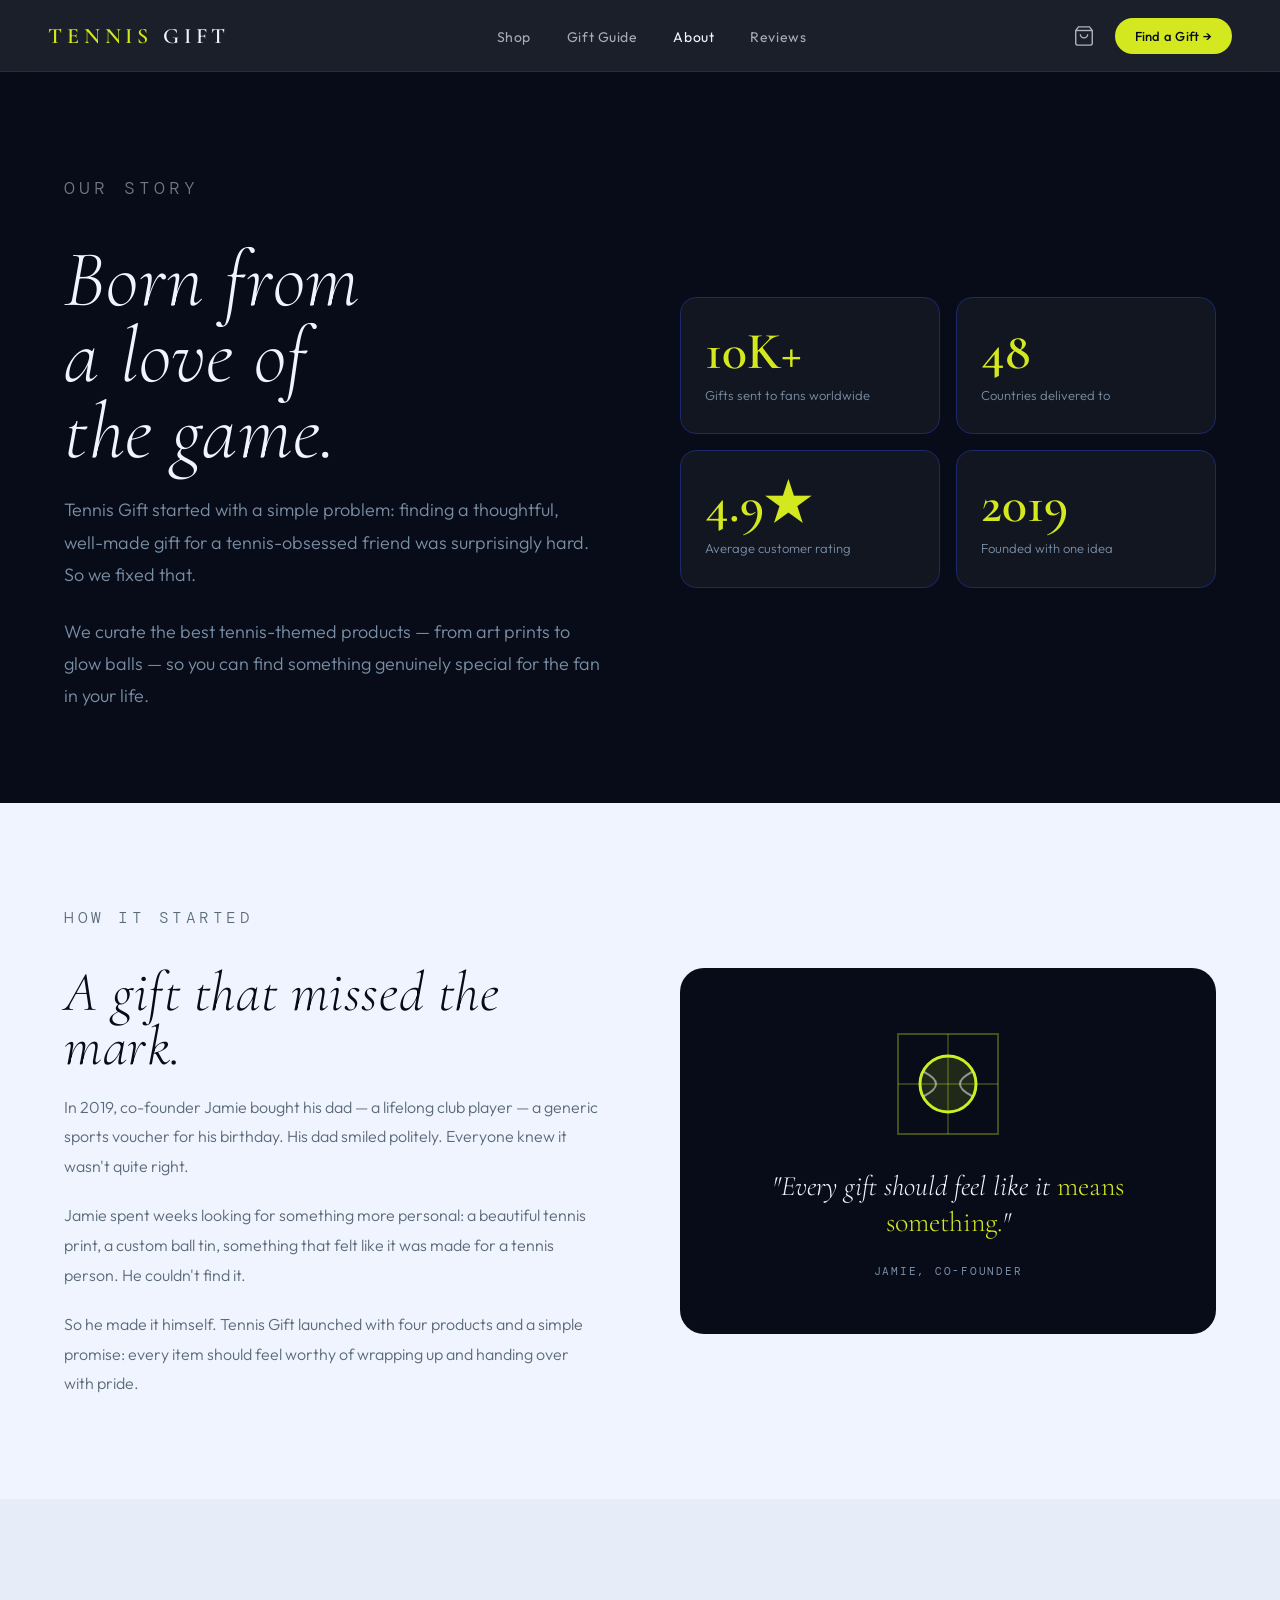
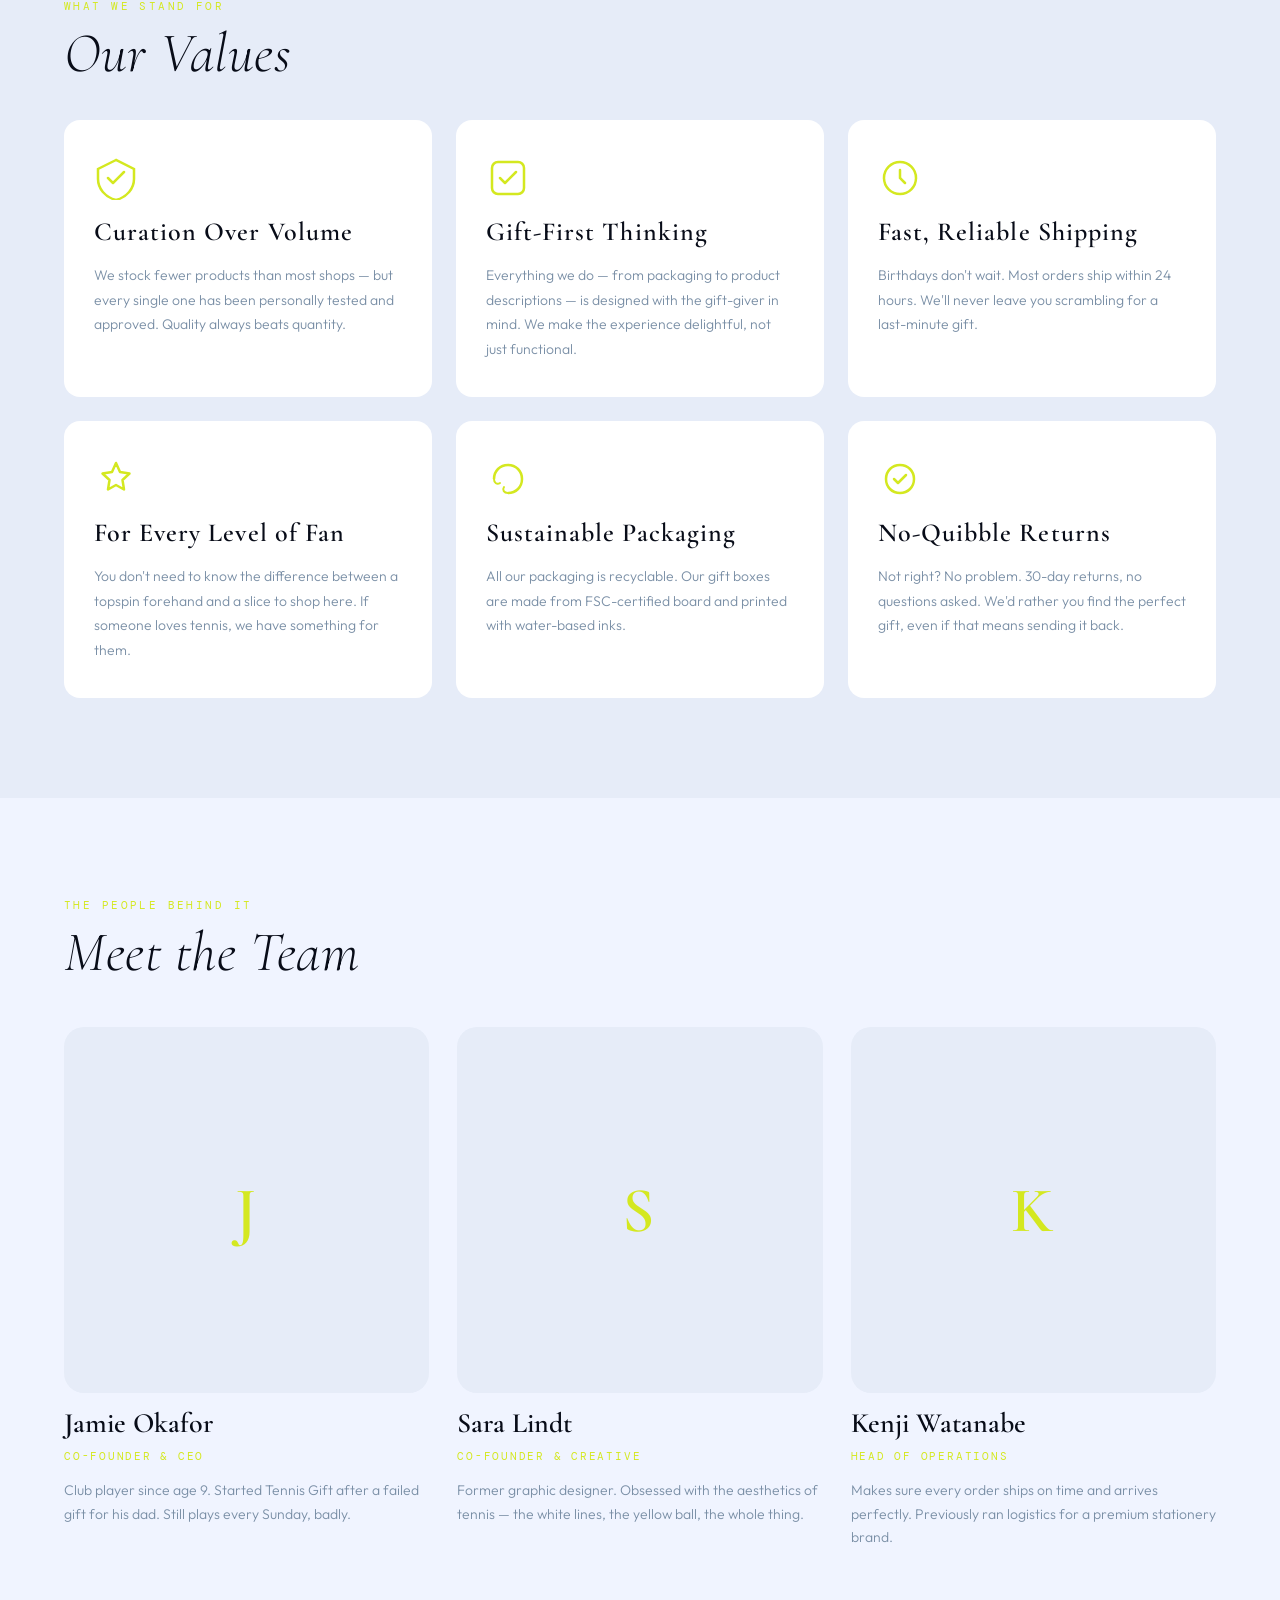
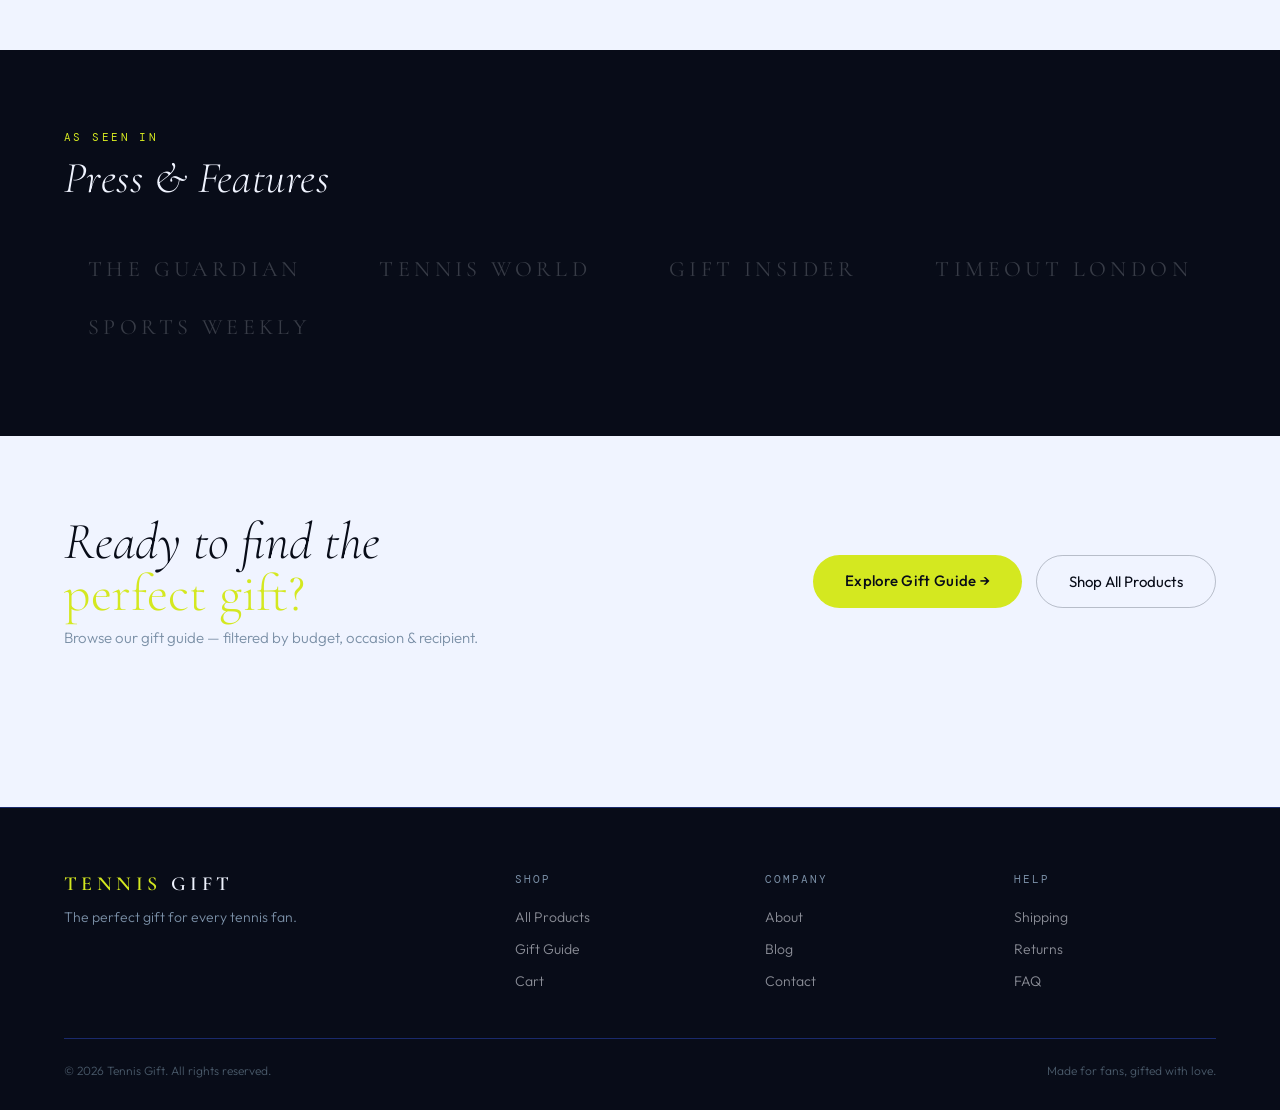
<file: project/about.html>
<!DOCTYPE html>
<html lang="en">
<head>
<meta charset="UTF-8">
<meta name="viewport" content="width=device-width, initial-scale=1.0">
<title>About — Tennis Gift</title>
<link rel="stylesheet" href="shared.css">
<style>
  body { background: var(--bg-light); }

  /* HERO */
  .about-hero {
    background: var(--bg-dark); padding: 100px 64px 90px;
    display: grid; grid-template-columns: 1fr 1fr; gap: 80px; align-items: center;
  }
  .about-hero-text { display: flex; flex-direction: column; gap: 24px; }
  .about-hero .section-label { color: rgba(246,248,255,0.45); }
  .about-hero .section-heading { color: var(--text-light); font-size: 80px; margin-bottom: 0; }
  .about-hero p { font-size: 18px; color: var(--muted); font-weight: 300; line-height: 1.8; }
  .about-hero-visual {
    display: grid; grid-template-columns: 1fr 1fr; gap: 16px;
  }
  .stat-block {
    background: rgba(246,248,255,0.04); border: 1px solid var(--border-dark);
    border-radius: 16px; padding: 28px 24px;
    display: flex; flex-direction: column; gap: 8px;
    transition: border-color 0.3s;
  }
  .stat-block:hover { border-color: var(--accent); }
  .stat-num { font-family: var(--bebas); font-size: 52px; color: var(--accent); line-height: 1; font-weight: 600; }
  .stat-label { font-size: 13px; color: var(--muted); font-weight: 300; line-height: 1.5; }

  /* STORY */
  .story-section { padding: 100px 64px; display: grid; grid-template-columns: 1fr 1fr; gap: 80px; align-items: center; }
  .story-text { display: flex; flex-direction: column; gap: 20px; }
  .story-text .section-heading { font-size: 56px; margin-bottom: 0; }
  .story-text p { font-size: 16px; color: #5a6a7a; font-weight: 300; line-height: 1.85; }
  .story-visual {
    background: var(--bg-dark); border-radius: 24px; padding: 56px 44px;
    display: flex; flex-direction: column; gap: 24px; align-items: center;
  }
  .story-visual svg { width: 120px; height: 120px; }
  .story-quote {
    font-family: var(--bebas); font-size: 28px; color: var(--text-light);
    font-style: italic; font-weight: 300; text-align: center; line-height: 1.3;
  }
  .story-quote em { color: var(--accent); font-style: normal; }
  .story-attr { font-family: var(--mono); font-size: 11px; letter-spacing: 0.16em; color: var(--muted); text-align: center; text-transform: uppercase; }

  /* VALUES */
  .values-section { background: var(--card-bg); padding: 100px 64px; }
  .values-section .section-heading { font-size: 56px; }
  .values-grid { display: grid; grid-template-columns: repeat(3, 1fr); gap: 24px; margin-top: 0; }
  .value-card { background: #fff; border-radius: 16px; padding: 36px 30px; display: flex; flex-direction: column; gap: 16px; }
  .value-icon { width: 44px; height: 44px; }
  .value-title { font-family: var(--bebas); font-size: 26px; color: var(--text-dark); font-weight: 600; letter-spacing: 0.04em; }
  .value-body { font-size: 14px; color: var(--muted); font-weight: 300; line-height: 1.75; }

  /* TEAM */
  .team-section { padding: 100px 64px; }
  .team-section .section-heading { font-size: 56px; margin-bottom: 48px; }
  .team-grid { display: grid; grid-template-columns: repeat(3, 1fr); gap: 28px; }
  .team-card { display: flex; flex-direction: column; gap: 16px; }
  .team-avatar {
    width: 100%; aspect-ratio: 1; border-radius: 20px; background: var(--card-bg);
    display: flex; align-items: center; justify-content: center;
    font-family: var(--bebas); font-size: 64px; color: var(--accent);
    font-weight: 600; letter-spacing: 0.05em;
  }
  .team-name { font-family: var(--bebas); font-size: 28px; color: var(--text-dark); font-weight: 600; line-height: 1; }
  .team-role { font-family: var(--mono); font-size: 11px; letter-spacing: 0.16em; color: var(--accent); text-transform: uppercase; margin-top: -4px; }
  .team-bio { font-size: 14px; color: var(--muted); font-weight: 300; line-height: 1.7; }

  /* PRESS */
  .press-section { background: var(--bg-dark); padding: 80px 64px; }
  .press-section .section-heading { color: var(--text-light); font-size: 44px; margin-bottom: 40px; }
  .press-logos { display: flex; gap: 0; align-items: center; justify-content: space-between; flex-wrap: wrap; }
  .press-item { font-family: var(--bebas); font-size: 22px; letter-spacing: 0.2em; color: rgba(246,248,255,0.2); padding: 16px 24px; transition: color 0.3s; cursor: default; }
  .press-item:hover { color: rgba(246,248,255,0.5); }

  /* CTA STRIP */
  .cta-strip { padding: 80px 64px; display: flex; align-items: center; justify-content: space-between; gap: 40px; }
  .cta-strip-text { display: flex; flex-direction: column; gap: 8px; }
  .cta-strip-heading { font-family: var(--bebas); font-size: 52px; color: var(--text-dark); font-weight: 300; font-style: italic; line-height: 1; }
  .cta-strip-heading em { color: var(--accent); font-style: normal; }
  .cta-strip-sub { font-size: 15px; color: var(--muted); font-weight: 300; }
  .cta-btns { display: flex; gap: 14px; flex-shrink: 0; }

  @media (max-width: 900px) {
    .about-hero, .story-section { grid-template-columns: 1fr; padding: 60px 28px; gap: 40px; }
    .about-hero .section-heading { font-size: 52px; }
    .values-section, .team-section, .press-section, .cta-strip { padding: 60px 28px; }
    .values-grid, .team-grid { grid-template-columns: 1fr 1fr; }
    .cta-strip { flex-direction: column; align-items: flex-start; }
    .press-logos { gap: 8px; justify-content: flex-start; }
  }
  @media (max-width: 600px) {
    .values-grid, .team-grid { grid-template-columns: 1fr; }
    .about-hero-visual { grid-template-columns: 1fr 1fr; }
  }
</style>
</head>
<body>

<nav>
  <a class="nav-logo" href="index.html"><span>Tennis</span> Gift</a>
  <ul class="nav-links">
    <li><a href="index.html#products">Shop</a></li>
    <li><a href="gift-guide.html">Gift Guide</a></li>
    <li><a href="about.html" class="active">About</a></li>
    <li><a href="index.html#testimonials">Reviews</a></li>
  </ul>
  <div class="nav-right">
    <svg class="cart-icon" viewBox="0 0 24 24" fill="none" stroke="currentColor" stroke-width="1.5" onclick="window.location='cart.html'">
      <path d="M6 2L3 6v14a2 2 0 002 2h14a2 2 0 002-2V6l-3-4z"/><line x1="3" y1="6" x2="21" y2="6"/><path d="M16 10a4 4 0 01-8 0"/>
    </svg>
    <a class="btn-fitted" href="gift-guide.html">Find a Gift →</a>
  </div>
</nav>

<div class="page-body">

  <!-- HERO -->
  <div class="about-hero">
    <div class="about-hero-text">
      <p class="section-label">Our Story</p>
      <h1 class="section-heading">Born from<br>a love of<br>the game.</h1>
      <p>Tennis Gift started with a simple problem: finding a thoughtful, well-made gift for a tennis-obsessed friend was surprisingly hard. So we fixed that.</p>
      <p>We curate the best tennis-themed products — from art prints to glow balls — so you can find something genuinely special for the fan in your life.</p>
    </div>
    <div class="about-hero-visual">
      <div class="stat-block">
        <span class="stat-num">10K+</span>
        <span class="stat-label">Gifts sent to fans worldwide</span>
      </div>
      <div class="stat-block">
        <span class="stat-num">48</span>
        <span class="stat-label">Countries delivered to</span>
      </div>
      <div class="stat-block">
        <span class="stat-num">4.9★</span>
        <span class="stat-label">Average customer rating</span>
      </div>
      <div class="stat-block">
        <span class="stat-num">2019</span>
        <span class="stat-label">Founded with one idea</span>
      </div>
    </div>
  </div>

  <!-- STORY -->
  <div class="story-section">
    <div class="story-text">
      <p class="section-label">How It Started</p>
      <h2 class="section-heading">A gift that missed the mark.</h2>
      <p>In 2019, co-founder Jamie bought his dad — a lifelong club player — a generic sports voucher for his birthday. His dad smiled politely. Everyone knew it wasn't quite right.</p>
      <p>Jamie spent weeks looking for something more personal: a beautiful tennis print, a custom ball tin, something that felt like it was made for a tennis person. He couldn't find it.</p>
      <p>So he made it himself. Tennis Gift launched with four products and a simple promise: every item should feel worthy of wrapping up and handing over with pride.</p>
    </div>
    <div class="story-visual">
      <svg viewBox="0 0 120 120" fill="none" xmlns="http://www.w3.org/2000/svg">
        <!-- Court lines as visual motif -->
        <rect x="10" y="10" width="100" height="100" stroke="#d4e820" stroke-width="2" opacity="0.3"/>
        <line x1="10" y1="60" x2="110" y2="60" stroke="#d4e820" stroke-width="1.5" opacity="0.3"/>
        <line x1="60" y1="10" x2="60" y2="110" stroke="#d4e820" stroke-width="1.5" opacity="0.3"/>
        <!-- Central ball -->
        <circle cx="60" cy="60" r="28" fill="#c8f025" opacity="0.12"/>
        <circle cx="60" cy="60" r="28" stroke="#c8f025" stroke-width="3"/>
        <path d="M36 48 Q60 60 36 72" stroke="white" stroke-width="2" fill="none" opacity="0.5"/>
        <path d="M84 48 Q60 60 84 72" stroke="white" stroke-width="2" fill="none" opacity="0.5"/>
      </svg>
      <p class="story-quote">"Every gift should feel like it <em>means something.</em>"</p>
      <p class="story-attr">Jamie, Co-Founder</p>
    </div>
  </div>

  <!-- VALUES -->
  <div class="values-section">
    <p class="section-label">What We Stand For</p>
    <h2 class="section-heading">Our Values</h2>
    <div class="values-grid">
      <div class="value-card">
        <svg class="value-icon" viewBox="0 0 44 44" fill="none">
          <path d="M22 4L4 13v10c0 9.5 7 18 18 21 11-3 18-11.5 18-21V13L22 4z" stroke="#d4e820" stroke-width="2.5" fill="none"/>
          <path d="M14 22l5 5 11-11" stroke="#d4e820" stroke-width="2.5" stroke-linecap="round" stroke-linejoin="round"/>
        </svg>
        <p class="value-title">Curation Over Volume</p>
        <p class="value-body">We stock fewer products than most shops — but every single one has been personally tested and approved. Quality always beats quantity.</p>
      </div>
      <div class="value-card">
        <svg class="value-icon" viewBox="0 0 44 44" fill="none">
          <rect x="6" y="6" width="32" height="32" rx="6" stroke="#d4e820" stroke-width="2.5" fill="none"/>
          <path d="M14 22l5 5 11-11" stroke="#d4e820" stroke-width="2.5" stroke-linecap="round" stroke-linejoin="round"/>
        </svg>
        <p class="value-title">Gift-First Thinking</p>
        <p class="value-body">Everything we do — from packaging to product descriptions — is designed with the gift-giver in mind. We make the experience delightful, not just functional.</p>
      </div>
      <div class="value-card">
        <svg class="value-icon" viewBox="0 0 44 44" fill="none">
          <circle cx="22" cy="22" r="16" stroke="#d4e820" stroke-width="2.5"/>
          <path d="M22 14v8l5 5" stroke="#d4e820" stroke-width="2.5" stroke-linecap="round"/>
        </svg>
        <p class="value-title">Fast, Reliable Shipping</p>
        <p class="value-body">Birthdays don't wait. Most orders ship within 24 hours. We'll never leave you scrambling for a last-minute gift.</p>
      </div>
      <div class="value-card">
        <svg class="value-icon" viewBox="0 0 44 44" fill="none">
          <path d="M22 6l4 9 9.5 1.5-7 6.5 1.5 9.5L22 28l-8 4.5 1.5-9.5-7-6.5L18 15z" stroke="#d4e820" stroke-width="2.5" fill="none" stroke-linejoin="round"/>
        </svg>
        <p class="value-title">For Every Level of Fan</p>
        <p class="value-body">You don't need to know the difference between a topspin forehand and a slice to shop here. If someone loves tennis, we have something for them.</p>
      </div>
      <div class="value-card">
        <svg class="value-icon" viewBox="0 0 44 44" fill="none">
          <path d="M8 22c0-8 6-14 14-14s14 6 14 14-6 14-14 14" stroke="#d4e820" stroke-width="2.5" fill="none"/>
          <path d="M8 22c0 4 3 6 6 4" stroke="#d4e820" stroke-width="2" stroke-linecap="round"/>
          <path d="M22 36c-4 0-6-3-4-6" stroke="#d4e820" stroke-width="2" stroke-linecap="round"/>
        </svg>
        <p class="value-title">Sustainable Packaging</p>
        <p class="value-body">All our packaging is recyclable. Our gift boxes are made from FSC-certified board and printed with water-based inks.</p>
      </div>
      <div class="value-card">
        <svg class="value-icon" viewBox="0 0 44 44" fill="none">
          <path d="M22 8C14 8 8 14 8 22s6 14 14 14 14-6 14-14S30 8 22 8z" stroke="#d4e820" stroke-width="2.5" fill="none"/>
          <path d="M16 22l4 4 8-8" stroke="#d4e820" stroke-width="2.5" stroke-linecap="round" stroke-linejoin="round"/>
        </svg>
        <p class="value-title">No-Quibble Returns</p>
        <p class="value-body">Not right? No problem. 30-day returns, no questions asked. We'd rather you find the perfect gift, even if that means sending it back.</p>
      </div>
    </div>
  </div>

  <!-- TEAM -->
  <div class="team-section">
    <p class="section-label">The People Behind It</p>
    <h2 class="section-heading">Meet the Team</h2>
    <div class="team-grid">
      <div class="team-card">
        <div class="team-avatar">J</div>
        <p class="team-name">Jamie Okafor</p>
        <p class="team-role">Co-Founder & CEO</p>
        <p class="team-bio">Club player since age 9. Started Tennis Gift after a failed gift for his dad. Still plays every Sunday, badly.</p>
      </div>
      <div class="team-card">
        <div class="team-avatar">S</div>
        <p class="team-name">Sara Lindt</p>
        <p class="team-role">Co-Founder & Creative</p>
        <p class="team-bio">Former graphic designer. Obsessed with the aesthetics of tennis — the white lines, the yellow ball, the whole thing.</p>
      </div>
      <div class="team-card">
        <div class="team-avatar">K</div>
        <p class="team-name">Kenji Watanabe</p>
        <p class="team-role">Head of Operations</p>
        <p class="team-bio">Makes sure every order ships on time and arrives perfectly. Previously ran logistics for a premium stationery brand.</p>
      </div>
    </div>
  </div>

  <!-- PRESS -->
  <div class="press-section">
    <p class="section-label">As Seen In</p>
    <h2 class="section-heading">Press & Features</h2>
    <div class="press-logos">
      <span class="press-item">THE GUARDIAN</span>
      <span class="press-item">TENNIS WORLD</span>
      <span class="press-item">GIFT INSIDER</span>
      <span class="press-item">TIMEOUT LONDON</span>
      <span class="press-item">SPORTS WEEKLY</span>
    </div>
  </div>

  <!-- CTA -->
  <div class="cta-strip">
    <div class="cta-strip-text">
      <h2 class="cta-strip-heading">Ready to find the<br><em>perfect gift?</em></h2>
      <p class="cta-strip-sub">Browse our gift guide — filtered by budget, occasion & recipient.</p>
    </div>
    <div class="cta-btns">
      <a href="gift-guide.html" class="btn-primary" style="text-decoration:none; display:inline-block;">Explore Gift Guide →</a>
      <a href="index.html#products" class="btn-ghost" style="text-decoration:none; display:inline-block;">Shop All Products</a>
    </div>
  </div>

</div>

<footer>
  <div class="footer-grid">
    <div>
      <span class="footer-logo"><span>Tennis</span> Gift</span>
      <p class="footer-tagline">The perfect gift for every tennis fan.</p>
    </div>
    <div><p class="footer-col-title">Shop</p><ul class="footer-links"><li><a href="index.html#products">All Products</a></li><li><a href="gift-guide.html">Gift Guide</a></li><li><a href="cart.html">Cart</a></li></ul></div>
    <div><p class="footer-col-title">Company</p><ul class="footer-links"><li><a href="about.html">About</a></li><li><a href="#">Blog</a></li><li><a href="#">Contact</a></li></ul></div>
    <div><p class="footer-col-title">Help</p><ul class="footer-links"><li><a href="#">Shipping</a></li><li><a href="#">Returns</a></li><li><a href="#">FAQ</a></li></ul></div>
  </div>
  <div class="footer-bottom">
    <span>© 2026 Tennis Gift. All rights reserved.</span>
    <span>Made for fans, gifted with love.</span>
  </div>
</footer>

</body>
</html>
</file>
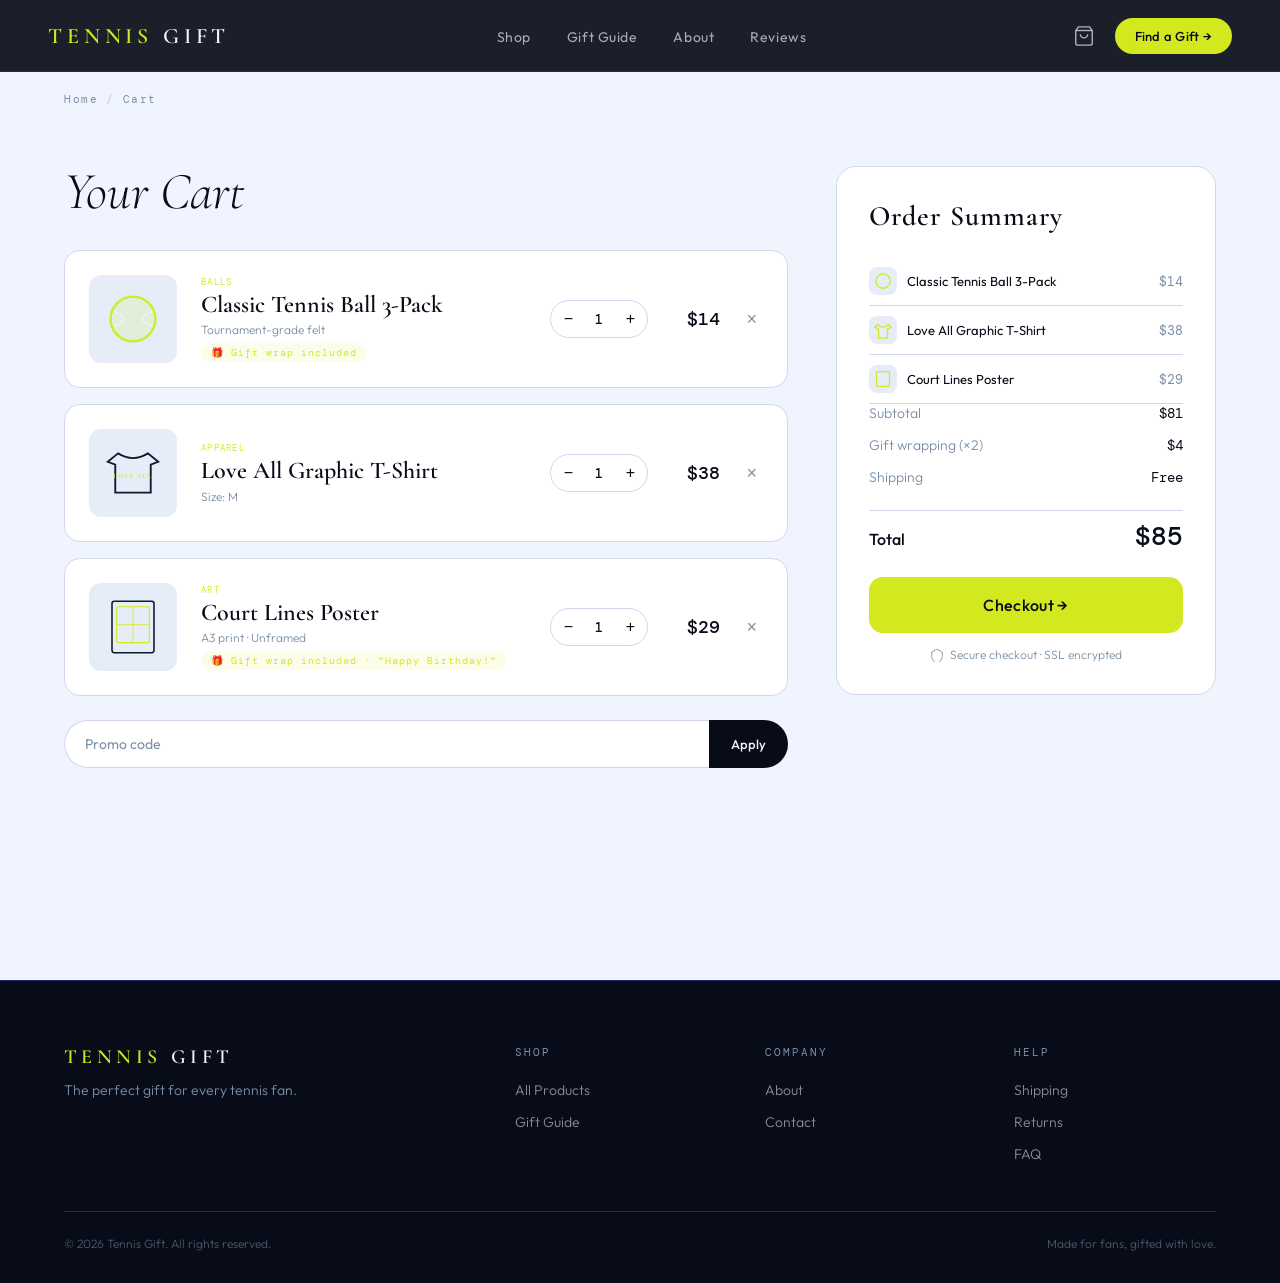
<file: project/cart.html>
<!DOCTYPE html>
<html lang="en">
<head>
<meta charset="UTF-8">
<meta name="viewport" content="width=device-width, initial-scale=1.0">
<title>Your Cart — Tennis Gift</title>
<link rel="stylesheet" href="shared.css">
<style>
  body { background: var(--bg-light); }

  .cart-layout {
    display: grid; grid-template-columns: 1fr 380px; gap: 48px;
    padding: 40px 64px 80px; max-width: 1400px; margin: 0 auto;
    align-items: start;
  }

  /* ── CART ITEMS ── */
  .cart-heading { font-family: var(--bebas); font-size: 52px; color: var(--text-dark); font-weight: 300; font-style: italic; line-height: 1; margin-bottom: 32px; }
  .cart-items { display: flex; flex-direction: column; gap: 16px; }
  .cart-item {
    background: #fff; border-radius: 16px; padding: 24px;
    display: flex; align-items: center; gap: 24px;
    border: 1px solid var(--border-light);
    transition: box-shadow 0.2s;
  }
  .cart-item:hover { box-shadow: 0 4px 20px rgba(13,27,42,0.06); }
  .cart-item-img {
    width: 88px; height: 88px; background: var(--card-bg); border-radius: 12px;
    display: flex; align-items: center; justify-content: center; flex-shrink: 0;
  }
  .cart-item-img svg { width: 56px; height: 56px; }
  .cart-item-info { flex: 1; }
  .cart-item-chip { font-family: var(--mono); font-size: 9px; letter-spacing: 0.14em; color: var(--accent); text-transform: uppercase; margin-bottom: 4px; }
  .cart-item-name { font-family: var(--bebas); font-size: 24px; color: var(--text-dark); font-weight: 600; line-height: 1.1; }
  .cart-item-meta { font-size: 12px; color: var(--muted); font-weight: 300; margin-top: 4px; }
  .cart-item-gift { display: inline-flex; align-items: center; gap: 5px; font-family: var(--mono); font-size: 10px; letter-spacing: 0.1em; color: var(--accent); background: rgba(212,232,32,0.1); border-radius: 100px; padding: 3px 10px; margin-top: 6px; }
  .cart-item-controls { display: flex; align-items: center; gap: 20px; flex-shrink: 0; }
  .qty-control { display: flex; align-items: center; border: 1.5px solid var(--border-light); border-radius: 100px; overflow: hidden; }
  .qty-btn { width: 34px; height: 36px; background: none; border: none; font-size: 16px; cursor: pointer; color: var(--text-dark); transition: background 0.2s; }
  .qty-btn:hover { background: var(--card-bg); }
  .qty-val { width: 28px; text-align: center; font-family: var(--mono); font-size: 13px; font-weight: 500; }
  .cart-item-price { font-family: var(--mono); font-size: 18px; color: var(--text-dark); font-weight: 500; min-width: 52px; text-align: right; }
  .cart-item-remove { background: none; border: none; cursor: pointer; color: var(--muted); padding: 6px; border-radius: 6px; transition: color 0.2s; font-size: 18px; line-height: 1; }
  .cart-item-remove:hover { color: #c0392b; }

  /* PROMO */
  .promo-row { display: flex; gap: 0; margin-top: 24px; }
  .promo-input {
    flex: 1; font-family: var(--dm); font-size: 14px; color: var(--text-dark);
    border: 1.5px solid var(--border-light); border-right: none;
    border-radius: 100px 0 0 100px; padding: 14px 20px; outline: none;
    transition: border-color 0.2s; background: #fff;
  }
  .promo-input:focus { border-color: var(--accent); }
  .promo-input::placeholder { color: var(--muted); }
  .promo-btn {
    font-family: var(--dm); font-size: 13px; font-weight: 500;
    background: var(--text-dark); color: var(--text-light);
    border: none; border-radius: 0 100px 100px 0; padding: 14px 22px;
    cursor: pointer; transition: background 0.2s;
  }
  .promo-btn:hover { background: var(--accent); }
  .promo-success { display: none; font-family: var(--mono); font-size: 12px; color: var(--accent); letter-spacing: 0.1em; margin-top: 10px; }
  .promo-success.show { display: block; }

  /* ── ORDER SUMMARY ── */
  .order-summary {
    background: #fff; border-radius: 20px; padding: 32px;
    border: 1px solid var(--border-light); position: sticky; top: 92px;
  }
  .summary-title { font-family: var(--bebas); font-size: 28px; color: var(--text-dark); font-weight: 600; letter-spacing: 0.04em; margin-bottom: 24px; }
  .summary-lines { display: flex; flex-direction: column; gap: 14px; margin-bottom: 24px; }
  .summary-line { display: flex; justify-content: space-between; align-items: center; font-size: 14px; }
  .summary-line .label { color: var(--muted); font-weight: 300; }
  .summary-line .value { color: var(--text-dark); font-family: var(--mono); font-size: 14px; }
  .summary-line.discount .value { color: #27ae60; }
  .summary-divider { height: 1px; background: var(--border-light); margin: 8px 0; }
  .summary-total { display: flex; justify-content: space-between; align-items: baseline; }
  .summary-total .label { font-size: 16px; font-weight: 500; color: var(--text-dark); }
  .summary-total .value { font-family: var(--mono); font-size: 26px; color: var(--text-dark); font-weight: 500; }
  .checkout-btn { width: 100%; margin-top: 24px; font-size: 16px; padding: 18px; border-radius: 14px; }
  .checkout-btn.done { background: #27ae60; }
  .secure-note { display: flex; align-items: center; justify-content: center; gap: 6px; font-size: 12px; color: var(--muted); margin-top: 14px; font-weight: 300; }
  .secure-note svg { width: 14px; height: 14px; }

  /* GIFT SUMMARY ITEM */
  .summary-gift-item { display: flex; align-items: center; gap: 10px; padding: 10px 0; border-bottom: 1px solid var(--border-light); }
  .summary-gift-item:last-of-type { border-bottom: none; margin-bottom: 8px; }
  .summary-gift-dot { width: 28px; height: 28px; background: var(--card-bg); border-radius: 8px; display: flex; align-items: center; justify-content: center; flex-shrink: 0; }
  .summary-gift-dot svg { width: 18px; height: 18px; }
  .summary-gift-name { font-size: 13px; color: var(--text-dark); font-weight: 400; flex: 1; line-height: 1.3; }
  .summary-gift-price { font-family: var(--mono); font-size: 13px; color: var(--muted); }

  /* CHECKOUT STEPS */
  .checkout-section { display: none; }
  .checkout-section.active { display: block; }
  .step-header { display: flex; align-items: center; gap: 16px; margin-bottom: 28px; }
  .step-num { width: 32px; height: 32px; border-radius: 50%; background: var(--accent); color: #080c18; font-family: var(--mono); font-size: 13px; display: flex; align-items: center; justify-content: center; flex-shrink: 0; }
  .step-title { font-family: var(--bebas); font-size: 32px; color: var(--text-dark); font-weight: 600; }
  .form-grid { display: grid; grid-template-columns: 1fr 1fr; gap: 16px; margin-bottom: 24px; }
  .form-grid.full { grid-template-columns: 1fr; }
  .form-field { display: flex; flex-direction: column; gap: 6px; }
  .form-field label { font-family: var(--mono); font-size: 10px; letter-spacing: 0.16em; text-transform: uppercase; color: var(--muted); }
  .form-field input, .form-field select {
    font-family: var(--dm); font-size: 14px; color: var(--text-dark);
    border: 1.5px solid var(--border-light); border-radius: 10px; padding: 13px 16px;
    background: #fff; outline: none; transition: border-color 0.2s;
  }
  .form-field input:focus, .form-field select:focus { border-color: var(--accent); }
  .form-field input::placeholder { color: var(--muted); }
  .continue-btn { margin-top: 8px; }
  .back-link { font-size: 13px; color: var(--muted); cursor: pointer; background: none; border: none; padding: 0; margin-top: 12px; text-decoration: underline; font-family: var(--dm); }
  .back-link:hover { color: var(--accent); }

  /* PROGRESS BAR */
  .checkout-progress { display: flex; gap: 0; margin-bottom: 36px; }
  .progress-step { flex: 1; display: flex; flex-direction: column; align-items: center; gap: 6px; position: relative; }
  .progress-step::before { content: ''; position: absolute; top: 12px; left: 50%; width: 100%; height: 2px; background: var(--border-light); z-index: 0; }
  .progress-step:last-child::before { display: none; }
  .progress-dot { width: 24px; height: 24px; border-radius: 50%; background: var(--border-light); border: 2px solid var(--border-light); position: relative; z-index: 1; transition: all 0.3s; display: flex; align-items: center; justify-content: center; font-size: 10px; }
  .progress-step.done .progress-dot { background: var(--accent); border-color: var(--accent); color: #fff; }
  .progress-step.active .progress-dot { border-color: var(--accent); background: #fff; }
  .progress-label { font-family: var(--mono); font-size: 10px; letter-spacing: 0.12em; color: var(--muted); text-transform: uppercase; }
  .progress-step.active .progress-label, .progress-step.done .progress-label { color: var(--accent); }

  /* EMPTY STATE */
  .empty-cart { text-align: center; padding: 80px 40px; }
  .empty-cart svg { width: 80px; height: 80px; color: var(--border-light); margin: 0 auto 24px; display: block; }
  .empty-cart h2 { font-family: var(--bebas); font-size: 36px; color: var(--muted); margin-bottom: 12px; font-style: italic; }
  .empty-cart p { font-size: 15px; color: var(--muted); font-weight: 300; margin-bottom: 28px; }

  @media (max-width: 900px) {
    .cart-layout { grid-template-columns: 1fr; padding: 24px 28px 60px; gap: 32px; }
    .order-summary { position: static; }
    .form-grid { grid-template-columns: 1fr; }
  }
</style>
</head>
<body>

<nav>
  <a class="nav-logo" href="index.html"><span>Tennis</span> Gift</a>
  <ul class="nav-links">
    <li><a href="index.html#products">Shop</a></li>
    <li><a href="gift-guide.html">Gift Guide</a></li>
    <li><a href="about.html">About</a></li>
    <li><a href="index.html#testimonials">Reviews</a></li>
  </ul>
  <div class="nav-right">
    <svg class="cart-icon" viewBox="0 0 24 24" fill="none" stroke="currentColor" stroke-width="1.5">
      <path d="M6 2L3 6v14a2 2 0 002 2h14a2 2 0 002-2V6l-3-4z"/><line x1="3" y1="6" x2="21" y2="6"/><path d="M16 10a4 4 0 01-8 0"/>
    </svg>
    <a class="btn-fitted" href="gift-guide.html">Find a Gift →</a>
  </div>
</nav>

<div class="page-body">
  <div class="breadcrumb">
    <a href="index.html">Home</a>
    <span class="breadcrumb-sep">/</span>
    <span id="bc-label">Cart</span>
  </div>

  <div class="cart-layout">
    <!-- LEFT COLUMN -->
    <div>
      <!-- CART VIEW -->
      <div class="checkout-section active" id="view-cart">
        <h1 class="cart-heading">Your Cart</h1>
        <div class="cart-items" id="cart-items">

          <div class="cart-item" id="item-balls">
            <div class="cart-item-img">
              <svg viewBox="0 0 60 60" fill="none"><circle cx="30" cy="30" r="24" fill="#c8f025" opacity="0.14"/><circle cx="30" cy="30" r="24" stroke="#c8f025" stroke-width="2.5"/><path d="M10 22 Q30 30 10 38" stroke="white" stroke-width="1.5" fill="none" opacity="0.5"/><path d="M50 22 Q30 30 50 38" stroke="white" stroke-width="1.5" fill="none" opacity="0.5"/></svg>
            </div>
            <div class="cart-item-info">
              <p class="cart-item-chip">Balls</p>
              <p class="cart-item-name">Classic Tennis Ball 3-Pack</p>
              <p class="cart-item-meta">Tournament-grade felt</p>
              <span class="cart-item-gift">🎁 Gift wrap included</span>
            </div>
            <div class="cart-item-controls">
              <div class="qty-control">
                <button class="qty-btn" onclick="changeQty('balls', -1)">−</button>
                <span class="qty-val" id="qty-balls">1</span>
                <button class="qty-btn" onclick="changeQty('balls', 1)">+</button>
              </div>
              <span class="cart-item-price" id="price-balls">$14</span>
              <button class="cart-item-remove" onclick="removeItem('balls')">×</button>
            </div>
          </div>

          <div class="cart-item" id="item-tshirt">
            <div class="cart-item-img">
              <svg viewBox="0 0 60 50" fill="none"><path d="M14 4 L3 13 L11 16 L11 46 L49 46 L49 16 L57 13 L46 4 Q38 9 30 9 Q22 9 14 4Z" stroke="#0d1b2a" stroke-width="2" fill="none"/><text x="30" y="30" font-family="serif" font-size="7" fill="#d4e820" text-anchor="middle" letter-spacing="1">LOVE ALL</text></svg>
            </div>
            <div class="cart-item-info">
              <p class="cart-item-chip">Apparel</p>
              <p class="cart-item-name">Love All Graphic T-Shirt</p>
              <p class="cart-item-meta">Size: M</p>
            </div>
            <div class="cart-item-controls">
              <div class="qty-control">
                <button class="qty-btn" onclick="changeQty('tshirt', -1)">−</button>
                <span class="qty-val" id="qty-tshirt">1</span>
                <button class="qty-btn" onclick="changeQty('tshirt', 1)">+</button>
              </div>
              <span class="cart-item-price" id="price-tshirt">$38</span>
              <button class="cart-item-remove" onclick="removeItem('tshirt')">×</button>
            </div>
          </div>

          <div class="cart-item" id="item-poster">
            <div class="cart-item-img">
              <svg viewBox="0 0 60 72" fill="none"><rect x="3" y="3" width="54" height="66" rx="3" stroke="#0d1b2a" stroke-width="2"/><rect x="9" y="10" width="42" height="46" rx="2" stroke="#d4e820" stroke-width="1.5" fill="none"/><line x1="9" y1="33" x2="51" y2="33" stroke="#d4e820" stroke-width="1"/><line x1="30" y1="10" x2="30" y2="56" stroke="#d4e820" stroke-width="1"/></svg>
            </div>
            <div class="cart-item-info">
              <p class="cart-item-chip">Art</p>
              <p class="cart-item-name">Court Lines Poster</p>
              <p class="cart-item-meta">A3 print · Unframed</p>
              <span class="cart-item-gift">🎁 Gift wrap included · "Happy Birthday!"</span>
            </div>
            <div class="cart-item-controls">
              <div class="qty-control">
                <button class="qty-btn" onclick="changeQty('poster', -1)">−</button>
                <span class="qty-val" id="qty-poster">1</span>
                <button class="qty-btn" onclick="changeQty('poster', 1)">+</button>
              </div>
              <span class="cart-item-price" id="price-poster">$29</span>
              <button class="cart-item-remove" onclick="removeItem('poster')">×</button>
            </div>
          </div>

        </div>

        <!-- PROMO -->
        <div class="promo-row">
          <input class="promo-input" id="promo-input" type="text" placeholder="Promo code">
          <button class="promo-btn" onclick="applyPromo()">Apply</button>
        </div>
        <p class="promo-success" id="promo-success">✓ GIFT15 applied — 15% off your order!</p>
      </div>

      <!-- CHECKOUT: DETAILS -->
      <div class="checkout-section" id="view-details">
        <div class="checkout-progress">
          <div class="progress-step done" id="prog-cart">
            <div class="progress-dot">✓</div>
            <span class="progress-label">Cart</span>
          </div>
          <div class="progress-step active" id="prog-details">
            <div class="progress-dot"></div>
            <span class="progress-label">Details</span>
          </div>
          <div class="progress-step" id="prog-payment">
            <div class="progress-dot"></div>
            <span class="progress-label">Payment</span>
          </div>
          <div class="progress-step" id="prog-confirm">
            <div class="progress-dot"></div>
            <span class="progress-label">Confirm</span>
          </div>
        </div>
        <div class="step-header">
          <div class="step-num">1</div>
          <p class="step-title">Delivery Details</p>
        </div>
        <div class="form-grid">
          <div class="form-field"><label>First Name</label><input type="text" placeholder="Jane"></div>
          <div class="form-field"><label>Last Name</label><input type="text" placeholder="Smith"></div>
        </div>
        <div class="form-grid full">
          <div class="form-field"><label>Email</label><input type="email" placeholder="jane@example.com"></div>
          <div class="form-field"><label>Address</label><input type="text" placeholder="123 Court Lane"></div>
          <div class="form-field"><label>City</label><input type="text" placeholder="London"></div>
        </div>
        <div class="form-grid">
          <div class="form-field"><label>Post Code</label><input type="text" placeholder="SW1A 1AA"></div>
          <div class="form-field"><label>Country</label>
            <select><option>United Kingdom</option><option>United States</option><option>Australia</option><option>Japan</option><option>Spain</option></select>
          </div>
        </div>
        <button class="btn-primary continue-btn" onclick="goToPayment()">Continue to Payment →</button>
        <button class="back-link" onclick="goTo('cart')">← Back to Cart</button>
      </div>

      <!-- CHECKOUT: PAYMENT -->
      <div class="checkout-section" id="view-payment">
        <div class="checkout-progress">
          <div class="progress-step done"><div class="progress-dot">✓</div><span class="progress-label">Cart</span></div>
          <div class="progress-step done"><div class="progress-dot">✓</div><span class="progress-label">Details</span></div>
          <div class="progress-step active"><div class="progress-dot"></div><span class="progress-label">Payment</span></div>
          <div class="progress-step"><div class="progress-dot"></div><span class="progress-label">Confirm</span></div>
        </div>
        <div class="step-header">
          <div class="step-num">2</div>
          <p class="step-title">Payment</p>
        </div>
        <div class="form-grid full">
          <div class="form-field"><label>Name on Card</label><input type="text" placeholder="Jane Smith"></div>
          <div class="form-field"><label>Card Number</label><input type="text" placeholder="4242 4242 4242 4242" maxlength="19"></div>
        </div>
        <div class="form-grid">
          <div class="form-field"><label>Expiry</label><input type="text" placeholder="MM / YY" maxlength="7"></div>
          <div class="form-field"><label>CVV</label><input type="text" placeholder="•••" maxlength="3"></div>
        </div>
        <button class="btn-primary continue-btn" onclick="goToConfirm()">Place Order →</button>
        <button class="back-link" onclick="goTo('details')">← Back to Details</button>
      </div>

      <!-- CHECKOUT: CONFIRM -->
      <div class="checkout-section" id="view-confirm">
        <div style="text-align:center; padding: 40px 20px;">
          <div style="width:72px;height:72px;background:rgba(212,232,32,0.12);border-radius:50%;display:flex;align-items:center;justify-content:center;margin:0 auto 24px;">
            <svg width="32" height="32" viewBox="0 0 24 24" fill="none" stroke="#d4e820" stroke-width="2"><path d="M20 6L9 17l-5-5"/></svg>
          </div>
          <h2 style="font-family:var(--bebas);font-size:48px;color:var(--text-dark);font-weight:300;font-style:italic;margin-bottom:12px;">Order Placed!</h2>
          <p style="font-size:16px;color:var(--muted);font-weight:300;line-height:1.7;max-width:460px;margin:0 auto 32px;">Thanks for your order. A confirmation email is on its way. Your gifts will be beautifully packed and shipped within 1–2 business days.</p>
          <a href="index.html" class="btn-primary" style="text-decoration:none;display:inline-block;">Continue Shopping</a>
        </div>
      </div>

    </div>

    <!-- ORDER SUMMARY SIDEBAR -->
    <div>
      <div class="order-summary">
        <p class="summary-title">Order Summary</p>

        <div class="summary-gift-item">
          <div class="summary-gift-dot"><svg viewBox="0 0 20 20" fill="none"><circle cx="10" cy="10" r="8" stroke="#c8f025" stroke-width="1.5"/></svg></div>
          <span class="summary-gift-name">Classic Tennis Ball 3-Pack</span>
          <span class="summary-gift-price">$14</span>
        </div>
        <div class="summary-gift-item">
          <div class="summary-gift-dot"><svg viewBox="0 0 20 16" fill="none"><path d="M4 2L1 5l4 2v10h10V7l4-2-3-3Q13 5 10 5Q7 5 4 2Z" stroke="#d4e820" stroke-width="1.5" fill="none"/></svg></div>
          <span class="summary-gift-name">Love All Graphic T-Shirt</span>
          <span class="summary-gift-price">$38</span>
        </div>
        <div class="summary-gift-item">
          <div class="summary-gift-dot"><svg viewBox="0 0 20 22" fill="none"><rect x="2" y="2" width="16" height="18" rx="2" stroke="#d4e820" stroke-width="1.5"/></svg></div>
          <span class="summary-gift-name">Court Lines Poster</span>
          <span class="summary-gift-price">$29</span>
        </div>

        <div class="summary-lines" id="summary-lines">
          <div class="summary-line"><span class="label">Subtotal</span><span class="value" id="subtotal">$81</span></div>
          <div class="summary-line"><span class="label">Gift wrapping (×2)</span><span class="value">$4</span></div>
          <div class="summary-line"><span class="label">Shipping</span><span class="value" id="shipping">Free</span></div>
          <div class="summary-line discount" id="discount-line" style="display:none"><span class="label">Promo (GIFT15)</span><span class="value" id="discount-val">−$0</span></div>
        </div>
        <div class="summary-divider"></div>
        <div class="summary-total">
          <span class="label">Total</span>
          <span class="value" id="order-total">$85</span>
        </div>

        <button class="btn-primary checkout-btn" id="checkout-btn" onclick="nextStep()">Checkout →</button>
        <div class="secure-note">
          <svg viewBox="0 0 24 24" fill="none" stroke="currentColor" stroke-width="1.5"><path d="M12 2L3 7v8c0 5 4 9 9 11 5-2 9-6 9-11V7z"/></svg>
          Secure checkout · SSL encrypted
        </div>
      </div>
    </div>
  </div>
</div>

<footer>
  <div class="footer-grid">
    <div>
      <span class="footer-logo"><span>Tennis</span> Gift</span>
      <p class="footer-tagline">The perfect gift for every tennis fan.</p>
    </div>
    <div><p class="footer-col-title">Shop</p><ul class="footer-links"><li><a href="index.html#products">All Products</a></li><li><a href="gift-guide.html">Gift Guide</a></li></ul></div>
    <div><p class="footer-col-title">Company</p><ul class="footer-links"><li><a href="about.html">About</a></li><li><a href="#">Contact</a></li></ul></div>
    <div><p class="footer-col-title">Help</p><ul class="footer-links"><li><a href="#">Shipping</a></li><li><a href="#">Returns</a></li><li><a href="#">FAQ</a></li></ul></div>
  </div>
  <div class="footer-bottom">
    <span>© 2026 Tennis Gift. All rights reserved.</span>
    <span>Made for fans, gifted with love.</span>
  </div>
</footer>

<script>
  const prices = { balls: 14, tshirt: 38, poster: 29 };
  const qtys = { balls: 1, tshirt: 1, poster: 1 };
  let discountApplied = false;
  let currentStep = 'cart';

  function changeQty(item, delta) {
    qtys[item] = Math.max(1, qtys[item] + delta);
    document.getElementById('qty-' + item).textContent = qtys[item];
    document.getElementById('price-' + item).textContent = '$' + (prices[item] * qtys[item]);
    updateTotal();
  }

  function removeItem(item) {
    document.getElementById('item-' + item).style.opacity = '0.4';
    document.getElementById('item-' + item).style.pointerEvents = 'none';
    prices[item] = 0; qtys[item] = 0;
    updateTotal();
  }

  function updateTotal() {
    const sub = Object.keys(prices).reduce((s, k) => s + prices[k] * qtys[k], 0);
    const gift = 4;
    let disc = discountApplied ? Math.round((sub + gift) * 0.15) : 0;
    const total = sub + gift - disc;
    document.getElementById('subtotal').textContent = '$' + sub;
    if (discountApplied) {
      document.getElementById('discount-line').style.display = 'flex';
      document.getElementById('discount-val').textContent = '−$' + disc;
    }
    document.getElementById('order-total').textContent = '$' + total;
  }

  function applyPromo() {
    const code = document.getElementById('promo-input').value.trim().toUpperCase();
    if (code === 'GIFT15') {
      discountApplied = true;
      document.getElementById('promo-success').classList.add('show');
      updateTotal();
    }
  }

  function nextStep() {
    if (currentStep === 'cart') goTo('details');
    else if (currentStep === 'details') goToPayment();
    else if (currentStep === 'payment') goToConfirm();
  }

  function goTo(step) {
    document.querySelectorAll('.checkout-section').forEach(s => s.classList.remove('active'));
    document.getElementById('view-' + step).classList.add('active');
    document.getElementById('bc-label').textContent = step.charAt(0).toUpperCase() + step.slice(1);
    currentStep = step;
    updateCheckoutBtn();
    window.scrollTo({ top: 0, behavior: 'smooth' });
  }

  function goToPayment() { goTo('payment'); }

  function goToConfirm() {
    document.querySelectorAll('.checkout-section').forEach(s => s.classList.remove('active'));
    document.getElementById('view-confirm').classList.add('active');
    document.getElementById('checkout-btn').style.display = 'none';
    currentStep = 'confirm';
  }

  function updateCheckoutBtn() {
    const btn = document.getElementById('checkout-btn');
    btn.style.display = '';
    if (currentStep === 'cart') btn.textContent = 'Checkout →';
    else if (currentStep === 'details') btn.textContent = 'Continue to Payment →';
    else btn.textContent = 'Place Order →';
  }
</script>
</body>
</html>
</file>
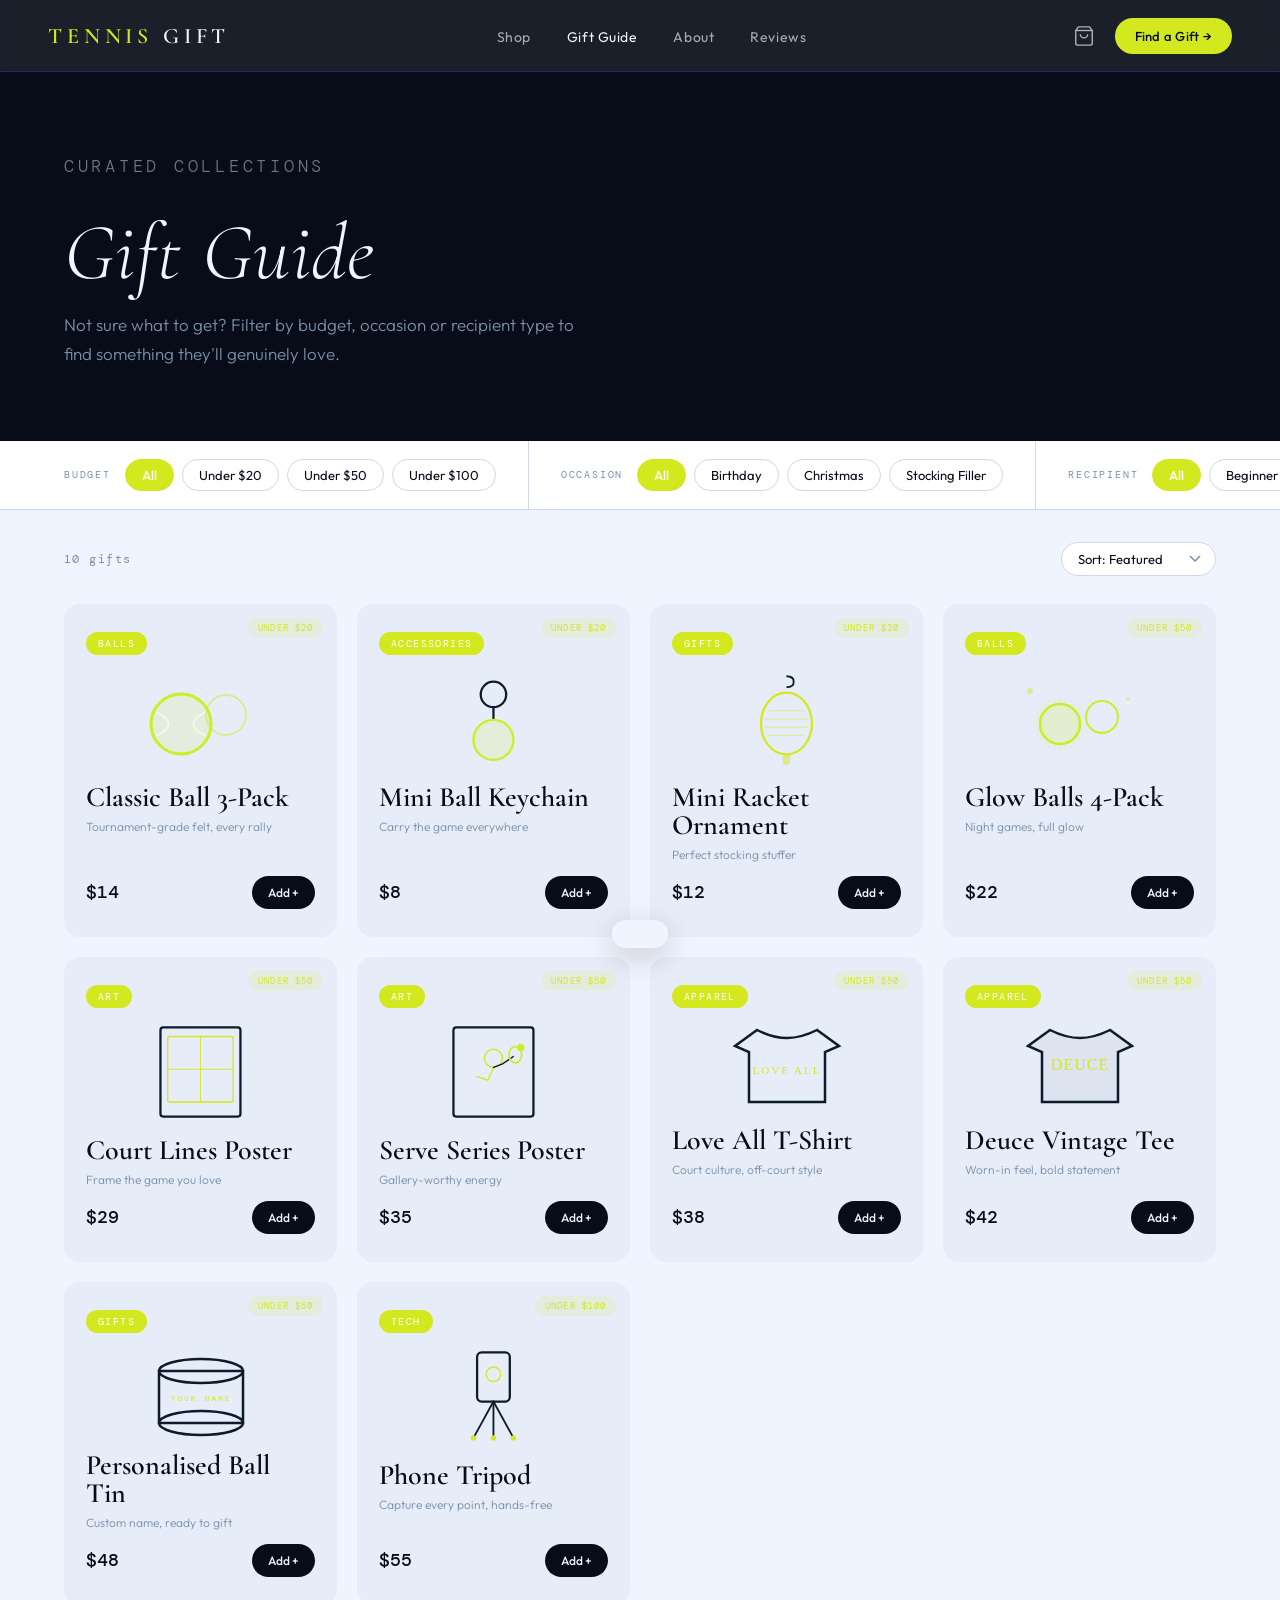
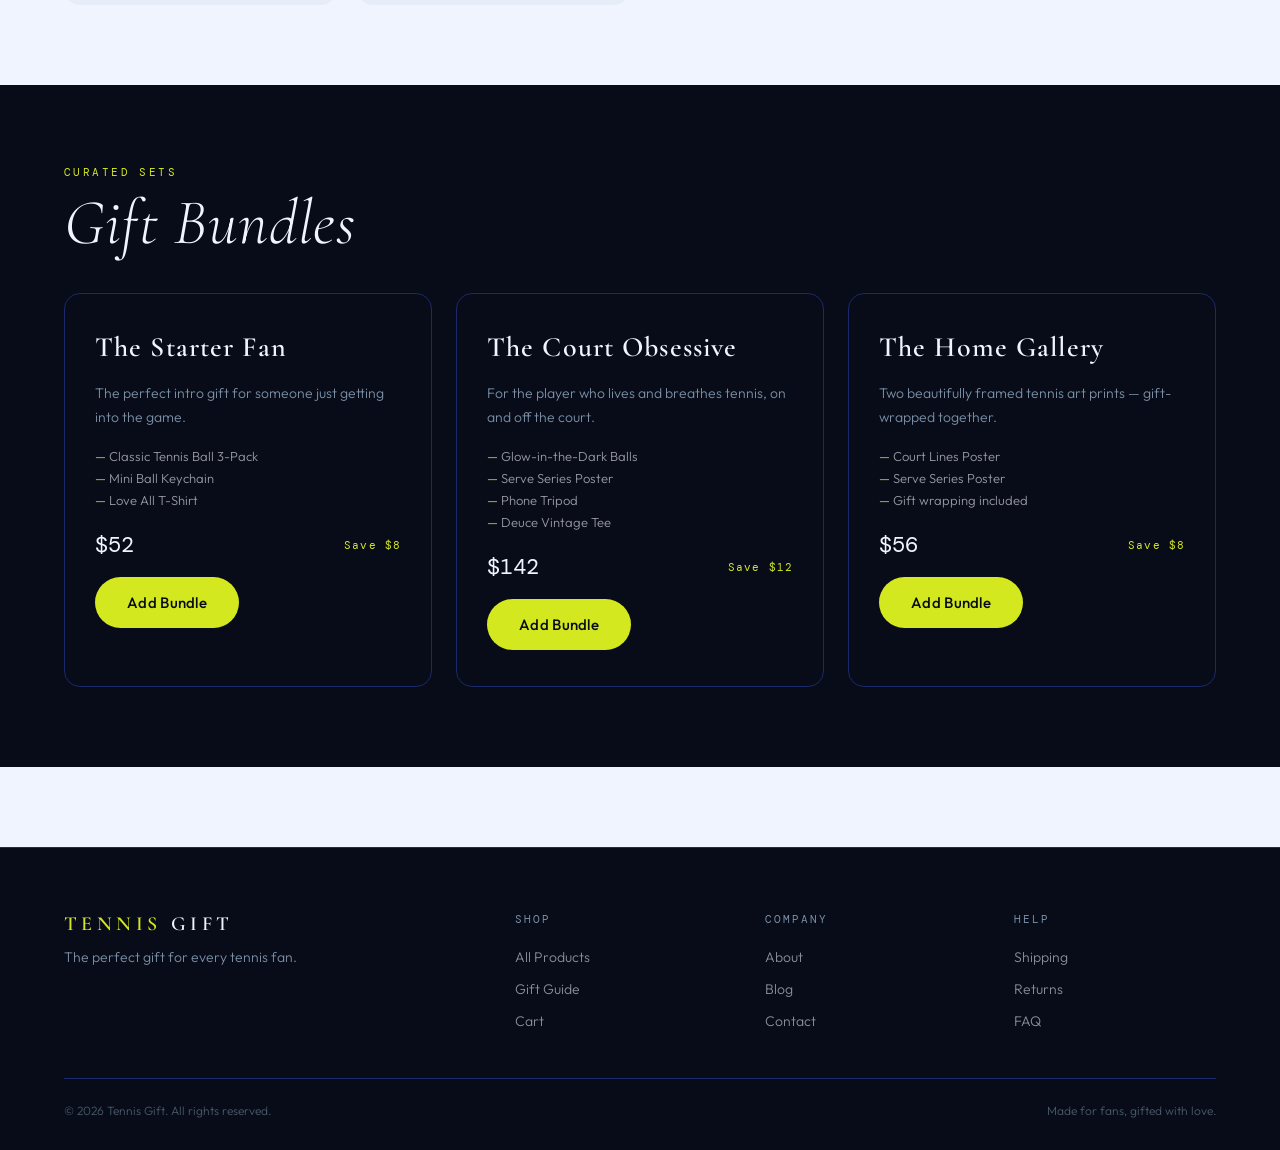
<file: project/gift-guide.html>
<!DOCTYPE html>
<html lang="en">
<head>
<meta charset="UTF-8">
<meta name="viewport" content="width=device-width, initial-scale=1.0">
<title>Gift Guide — Tennis Gift</title>
<link rel="stylesheet" href="shared.css">
<style>
  body { background: var(--bg-light); }

  /* HERO STRIP */
  .guide-hero {
    background: var(--bg-dark); padding: 80px 64px 72px;
    display: flex; flex-direction: column; gap: 20px;
  }
  .guide-hero .section-label { color: rgba(246,248,255,0.45); }
  .guide-hero .section-heading { color: var(--text-light); font-size: 80px; margin-bottom: 0; }
  .guide-hero p { font-size: 17px; color: var(--muted); font-weight: 300; max-width: 540px; line-height: 1.7; }

  /* FILTER BAR */
  .filter-bar {
    background: #fff; border-bottom: 1px solid var(--border-light);
    padding: 0 64px; position: sticky; top: 72px; z-index: 50;
    display: flex; gap: 0; align-items: center; overflow-x: auto;
  }
  .filter-group { display: flex; gap: 0; align-items: center; padding: 18px 0; border-right: 1px solid var(--border-light); padding-right: 32px; margin-right: 32px; }
  .filter-group:last-child { border-right: none; }
  .filter-group-label { font-family: var(--mono); font-size: 10px; letter-spacing: 0.18em; text-transform: uppercase; color: var(--muted); margin-right: 14px; white-space: nowrap; }
  .filter-chips { display: flex; gap: 8px; flex-wrap: nowrap; }
  .filter-chip {
    font-family: var(--dm); font-size: 13px; padding: 7px 16px; border-radius: 100px;
    border: 1.5px solid var(--border-light); background: #fff; cursor: pointer;
    transition: all 0.2s; color: var(--text-dark); white-space: nowrap; font-weight: 400;
  }
  .filter-chip:hover { border-color: var(--accent); }
  .filter-chip.active { background: var(--accent); border-color: var(--accent); color: #fff; font-weight: 500; }

  /* RESULTS COUNT */
  .results-header {
    padding: 32px 64px 0; display: flex; align-items: center; justify-content: space-between;
  }
  .results-count { font-family: var(--mono); font-size: 12px; letter-spacing: 0.12em; color: var(--muted); }
  .sort-select {
    font-family: var(--dm); font-size: 13px; color: var(--text-dark);
    border: 1.5px solid var(--border-light); border-radius: 100px; padding: 8px 16px;
    background: #fff; cursor: pointer; outline: none; appearance: none;
    padding-right: 32px;
    background-image: url("data:image/svg+xml,%3Csvg xmlns='http://www.w3.org/2000/svg' width='12' height='8' viewBox='0 0 12 8'%3E%3Cpath d='M1 1l5 5 5-5' stroke='%237a8fa6' stroke-width='1.5' fill='none'/%3E%3C/svg%3E");
    background-repeat: no-repeat; background-position: right 14px center;
  }

  /* PRODUCT GRID */
  .products-section { padding: 28px 64px 80px; }
  .product-grid {
    display: grid; grid-template-columns: repeat(4, 1fr); gap: 20px;
  }
  .product-card {
    background: var(--card-bg); border-radius: 16px;
    padding: 28px 22px; display: flex; flex-direction: column; gap: 14px;
    cursor: pointer; transition: transform 0.25s, box-shadow 0.25s;
    position: relative;
  }
  .product-card:hover { transform: translateY(-5px); box-shadow: 0 16px 40px rgba(13,27,42,0.1); }
  .product-card.hidden { display: none; }
  .product-chip {
    font-family: var(--mono); font-size: 10px; letter-spacing: 0.14em;
    color: #fff; background: var(--accent);
    display: inline-block; padding: 5px 12px; border-radius: 100px;
    text-transform: uppercase; align-self: flex-start;
  }
  .product-illus { display: flex; align-items: center; justify-content: center; min-height: 90px; }
  .product-illus svg { max-width: 120px; max-height: 100px; }
  .product-name { font-family: var(--bebas); font-size: 28px; color: var(--text-dark); line-height: 1; font-weight: 600; }
  .product-tagline { font-size: 12px; color: var(--muted); font-weight: 300; margin-top: -6px; }
  .product-footer { display: flex; align-items: center; justify-content: space-between; margin-top: auto; }
  .product-price { font-family: var(--mono); font-size: 18px; color: var(--text-dark); font-weight: 500; }
  .budget-tag {
    position: absolute; top: 14px; right: 14px;
    font-family: var(--mono); font-size: 9px; letter-spacing: 0.12em;
    background: rgba(212,232,32,0.12); color: var(--accent);
    padding: 4px 10px; border-radius: 100px; text-transform: uppercase;
  }
  .btn-cart {
    font-family: var(--dm); font-size: 12px; font-weight: 500;
    background: var(--text-dark); color: var(--text-light);
    border: none; border-radius: 100px; padding: 9px 16px;
    cursor: pointer; transition: all 0.25s ease;
  }
  .btn-cart:hover { background: var(--accent); transform: scale(1.04); }

  /* GIFT BUNDLES */
  .bundles-section { background: var(--bg-dark); padding: 80px 64px; }
  .bundles-section .section-heading { color: var(--text-light); }
  .bundles-grid { display: grid; grid-template-columns: repeat(3, 1fr); gap: 24px; }
  .bundle-card {
    border: 1px solid var(--border-dark); border-radius: 16px; padding: 36px 30px;
    display: flex; flex-direction: column; gap: 18px;
    transition: border-color 0.3s, background 0.3s; cursor: pointer;
  }
  .bundle-card:hover { border-color: var(--accent); background: rgba(212,232,32,0.05); }
  .bundle-name { font-family: var(--bebas); font-size: 28px; color: var(--text-light); font-weight: 600; letter-spacing: 0.04em; }
  .bundle-desc { font-size: 14px; color: var(--muted); font-weight: 300; line-height: 1.7; }
  .bundle-items { display: flex; flex-direction: column; gap: 6px; }
  .bundle-item { font-size: 13px; color: rgba(246,248,255,0.6); font-weight: 300; }
  .bundle-item::before { content: '—  '; color: var(--accent); }
  .bundle-footer { display: flex; align-items: center; justify-content: space-between; margin-top: 4px; }
  .bundle-price { font-family: var(--mono); font-size: 22px; color: var(--text-light); }
  .bundle-save { font-family: var(--mono); font-size: 11px; color: var(--accent); letter-spacing: 0.1em; }

  @media (max-width: 1100px) {
    .product-grid { grid-template-columns: repeat(3, 1fr); }
    .bundles-grid { grid-template-columns: 1fr 1fr; }
  }
  @media (max-width: 768px) {
    .guide-hero { padding: 60px 28px 50px; }
    .guide-hero .section-heading { font-size: 52px; }
    .filter-bar { padding: 0 28px; }
    .products-section, .results-header { padding-left: 28px; padding-right: 28px; }
    .bundles-section { padding: 60px 28px; }
    .product-grid { grid-template-columns: repeat(2, 1fr); }
    .bundles-grid { grid-template-columns: 1fr; }
  }
</style>
</head>
<body>

<nav>
  <a class="nav-logo" href="index.html"><span>Tennis</span> Gift</a>
  <ul class="nav-links">
    <li><a href="index.html#products">Shop</a></li>
    <li><a href="gift-guide.html" class="active">Gift Guide</a></li>
    <li><a href="about.html">About</a></li>
    <li><a href="index.html#testimonials">Reviews</a></li>
  </ul>
  <div class="nav-right">
    <svg class="cart-icon" viewBox="0 0 24 24" fill="none" stroke="currentColor" stroke-width="1.5" onclick="window.location='cart.html'">
      <path d="M6 2L3 6v14a2 2 0 002 2h14a2 2 0 002-2V6l-3-4z"/><line x1="3" y1="6" x2="21" y2="6"/><path d="M16 10a4 4 0 01-8 0"/>
    </svg>
    <a class="btn-fitted" href="gift-guide.html">Find a Gift →</a>
  </div>
</nav>

<div class="page-body">
  <div class="guide-hero">
    <p class="section-label">Curated Collections</p>
    <h1 class="section-heading">Gift Guide</h1>
    <p>Not sure what to get? Filter by budget, occasion or recipient type to find something they'll genuinely love.</p>
  </div>

  <!-- FILTER BAR -->
  <div class="filter-bar">
    <div class="filter-group">
      <span class="filter-group-label">Budget</span>
      <div class="filter-chips">
        <button class="filter-chip active" data-filter="budget" data-value="all" onclick="applyFilter(this)">All</button>
        <button class="filter-chip" data-filter="budget" data-value="under20" onclick="applyFilter(this)">Under $20</button>
        <button class="filter-chip" data-filter="budget" data-value="under50" onclick="applyFilter(this)">Under $50</button>
        <button class="filter-chip" data-filter="budget" data-value="under100" onclick="applyFilter(this)">Under $100</button>
      </div>
    </div>
    <div class="filter-group">
      <span class="filter-group-label">Occasion</span>
      <div class="filter-chips">
        <button class="filter-chip active" data-filter="occasion" data-value="all" onclick="applyFilter(this)">All</button>
        <button class="filter-chip" data-filter="occasion" data-value="birthday" onclick="applyFilter(this)">Birthday</button>
        <button class="filter-chip" data-filter="occasion" data-value="xmas" onclick="applyFilter(this)">Christmas</button>
        <button class="filter-chip" data-filter="occasion" data-value="stocking" onclick="applyFilter(this)">Stocking Filler</button>
      </div>
    </div>
    <div class="filter-group">
      <span class="filter-group-label">Recipient</span>
      <div class="filter-chips">
        <button class="filter-chip active" data-filter="recipient" data-value="all" onclick="applyFilter(this)">All</button>
        <button class="filter-chip" data-filter="recipient" data-value="beginner" onclick="applyFilter(this)">Beginner</button>
        <button class="filter-chip" data-filter="recipient" data-value="club" onclick="applyFilter(this)">Club Player</button>
        <button class="filter-chip" data-filter="recipient" data-value="obsessive" onclick="applyFilter(this)">Obsessive Fan</button>
      </div>
    </div>
  </div>

  <div class="results-header">
    <span class="results-count" id="results-count">10 gifts</span>
    <select class="sort-select" onchange="sortProducts(this.value)">
      <option value="default">Sort: Featured</option>
      <option value="price-asc">Price: Low to High</option>
      <option value="price-desc">Price: High to Low</option>
    </select>
  </div>

  <!-- PRODUCT GRID -->
  <div class="products-section">
    <div class="product-grid" id="product-grid">

      <div class="product-card" data-price="14" data-budget="under20" data-occasion="birthday xmas stocking" data-recipient="beginner club obsessive" onclick="window.location='product.html'">
        <span class="budget-tag">Under $20</span>
        <span class="product-chip">Balls</span>
        <div class="product-illus">
          <svg viewBox="0 0 120 100" fill="none"><circle cx="40" cy="55" r="30" fill="#c8f025" opacity="0.12"/><circle cx="40" cy="55" r="30" stroke="#c8f025" stroke-width="3"/><path d="M15 43 Q40 55 15 67" stroke="white" stroke-width="2" fill="none" opacity="0.5"/><path d="M65 43 Q40 55 65 67" stroke="white" stroke-width="2" fill="none" opacity="0.5"/><circle cx="85" cy="46" r="20" stroke="#c8f025" stroke-width="2" fill="none" opacity="0.5"/></svg>
        </div>
        <p class="product-name">Classic Ball 3-Pack</p>
        <p class="product-tagline">Tournament-grade felt, every rally</p>
        <div class="product-footer">
          <span class="product-price">$14</span>
          <button class="btn-cart" onclick="event.stopPropagation(); addToCart('Classic Ball 3-Pack')">Add +</button>
        </div>
      </div>

      <div class="product-card" data-price="8" data-budget="under20" data-occasion="birthday stocking" data-recipient="beginner club obsessive" onclick="window.location='product.html'">
        <span class="budget-tag">Under $20</span>
        <span class="product-chip">Accessories</span>
        <div class="product-illus">
          <svg viewBox="0 0 100 110" fill="none"><circle cx="50" cy="28" r="14" stroke="#0d1b2a" stroke-width="2.5" fill="none"/><line x1="50" y1="42" x2="50" y2="56" stroke="#0d1b2a" stroke-width="2.5"/><circle cx="50" cy="78" r="22" fill="#c8f025" opacity="0.14"/><circle cx="50" cy="78" r="22" stroke="#c8f025" stroke-width="2.5"/></svg>
        </div>
        <p class="product-name">Mini Ball Keychain</p>
        <p class="product-tagline">Carry the game everywhere</p>
        <div class="product-footer">
          <span class="product-price">$8</span>
          <button class="btn-cart" onclick="event.stopPropagation(); addToCart('Mini Ball Keychain')">Add +</button>
        </div>
      </div>

      <div class="product-card" data-price="12" data-budget="under20" data-occasion="xmas stocking" data-recipient="beginner club obsessive" onclick="window.location='product.html'">
        <span class="budget-tag">Under $20</span>
        <span class="product-chip">Gifts</span>
        <div class="product-illus">
          <svg viewBox="0 0 100 110" fill="none"><path d="M50 8 Q58 8 58 14 Q58 20 50 20" stroke="#0d1b2a" stroke-width="2" fill="none"/><ellipse cx="50" cy="60" rx="28" ry="34" stroke="#d4e820" stroke-width="2.5" fill="none"/><line x1="30" y1="46" x2="70" y2="46" stroke="#c8f025" stroke-width="1" opacity="0.6"/><line x1="26" y1="55" x2="74" y2="55" stroke="#c8f025" stroke-width="1" opacity="0.6"/><line x1="26" y1="64" x2="74" y2="64" stroke="#c8f025" stroke-width="1" opacity="0.6"/><line x1="30" y1="73" x2="70" y2="73" stroke="#c8f025" stroke-width="1" opacity="0.6"/><rect x="46" y="93" width="8" height="12" rx="2" fill="#d4e820" opacity="0.5"/></svg>
        </div>
        <p class="product-name">Mini Racket Ornament</p>
        <p class="product-tagline">Perfect stocking stuffer</p>
        <div class="product-footer">
          <span class="product-price">$12</span>
          <button class="btn-cart" onclick="event.stopPropagation(); addToCart('Mini Racket Ornament')">Add +</button>
        </div>
      </div>

      <div class="product-card" data-price="22" data-budget="under50" data-occasion="birthday xmas stocking" data-recipient="club obsessive" onclick="window.location='product.html'">
        <span class="budget-tag">Under $50</span>
        <span class="product-chip">Balls</span>
        <div class="product-illus">
          <svg viewBox="0 0 120 100" fill="none"><circle cx="40" cy="55" r="26" fill="#c8f025" opacity="0.06"/><circle cx="40" cy="55" r="20" fill="#c8f025" opacity="0.14"/><circle cx="40" cy="55" r="20" stroke="#c8f025" stroke-width="2.5"/><circle cx="82" cy="48" r="16" stroke="#c8f025" stroke-width="2" fill="none"/><circle cx="10" cy="22" r="3" fill="#c8f025" opacity="0.5"/><circle cx="108" cy="30" r="2" fill="#c8f025" opacity="0.4"/></svg>
        </div>
        <p class="product-name">Glow Balls 4-Pack</p>
        <p class="product-tagline">Night games, full glow</p>
        <div class="product-footer">
          <span class="product-price">$22</span>
          <button class="btn-cart" onclick="event.stopPropagation(); addToCart('Glow Balls 4-Pack')">Add +</button>
        </div>
      </div>

      <div class="product-card" data-price="29" data-budget="under50" data-occasion="birthday xmas" data-recipient="obsessive" onclick="window.location='product.html'">
        <span class="budget-tag">Under $50</span>
        <span class="product-chip">Art</span>
        <div class="product-illus">
          <svg viewBox="0 0 100 110" fill="none"><rect x="6" y="6" width="88" height="98" rx="3" stroke="#0d1b2a" stroke-width="2.5"/><rect x="14" y="16" width="72" height="72" rx="2" stroke="#d4e820" stroke-width="1.5" fill="none"/><line x1="14" y1="52" x2="86" y2="52" stroke="#d4e820" stroke-width="1"/><line x1="50" y1="16" x2="50" y2="88" stroke="#d4e820" stroke-width="1"/></svg>
        </div>
        <p class="product-name">Court Lines Poster</p>
        <p class="product-tagline">Frame the game you love</p>
        <div class="product-footer">
          <span class="product-price">$29</span>
          <button class="btn-cart" onclick="event.stopPropagation(); addToCart('Court Lines Poster')">Add +</button>
        </div>
      </div>

      <div class="product-card" data-price="35" data-budget="under50" data-occasion="birthday xmas" data-recipient="club obsessive" onclick="window.location='product.html'">
        <span class="budget-tag">Under $50</span>
        <span class="product-chip">Art</span>
        <div class="product-illus">
          <svg viewBox="0 0 100 110" fill="none"><rect x="6" y="6" width="88" height="98" rx="3" stroke="#0d1b2a" stroke-width="2.5"/><circle cx="50" cy="40" r="10" stroke="#d4e820" stroke-width="1.5" fill="none"/><path d="M50 50 L44 64 L32 60" stroke="#d4e820" stroke-width="1.5" fill="none" stroke-linecap="round"/><path d="M50 50 L60 46 L72 38" stroke="#0d1b2a" stroke-width="1.5" stroke-linecap="round" fill="none"/><ellipse cx="74" cy="36" rx="7" ry="9" stroke="#c8f025" stroke-width="2" fill="none"/><circle cx="80" cy="28" r="4" fill="#c8f025"/></svg>
        </div>
        <p class="product-name">Serve Series Poster</p>
        <p class="product-tagline">Gallery-worthy energy</p>
        <div class="product-footer">
          <span class="product-price">$35</span>
          <button class="btn-cart" onclick="event.stopPropagation(); addToCart('Serve Series Poster')">Add +</button>
        </div>
      </div>

      <div class="product-card" data-price="38" data-budget="under50" data-occasion="birthday xmas" data-recipient="beginner club obsessive" onclick="window.location='product.html'">
        <span class="budget-tag">Under $50</span>
        <span class="product-chip">Apparel</span>
        <div class="product-illus">
          <svg viewBox="0 0 120 90" fill="none"><path d="M30 8 L8 24 L22 30 L22 80 L98 80 L98 30 L112 24 L90 8 Q74 16 60 16 Q46 16 30 8Z" stroke="#0d1b2a" stroke-width="2.5" fill="none"/><text x="60" y="52" font-family="serif" font-size="11" fill="#d4e820" text-anchor="middle" letter-spacing="2">LOVE ALL</text></svg>
        </div>
        <p class="product-name">Love All T-Shirt</p>
        <p class="product-tagline">Court culture, off-court style</p>
        <div class="product-footer">
          <span class="product-price">$38</span>
          <button class="btn-cart" onclick="event.stopPropagation(); addToCart('Love All T-Shirt')">Add +</button>
        </div>
      </div>

      <div class="product-card" data-price="42" data-budget="under50" data-occasion="birthday xmas" data-recipient="club obsessive" onclick="window.location='product.html'">
        <span class="budget-tag">Under $50</span>
        <span class="product-chip">Apparel</span>
        <div class="product-illus">
          <svg viewBox="0 0 120 90" fill="none"><path d="M30 8 L8 24 L22 30 L22 80 L98 80 L98 30 L112 24 L90 8 Q74 16 60 16 Q46 16 30 8Z" stroke="#0d1b2a" stroke-width="2.5" fill="#0d1b2a" fill-opacity="0.04"/><text x="60" y="48" font-family="serif" font-size="16" fill="#d4e820" text-anchor="middle" letter-spacing="1">DEUCE</text></svg>
        </div>
        <p class="product-name">Deuce Vintage Tee</p>
        <p class="product-tagline">Worn-in feel, bold statement</p>
        <div class="product-footer">
          <span class="product-price">$42</span>
          <button class="btn-cart" onclick="event.stopPropagation(); addToCart('Deuce Vintage Tee')">Add +</button>
        </div>
      </div>

      <div class="product-card" data-price="48" data-budget="under50 under100" data-occasion="birthday xmas" data-recipient="beginner club obsessive" onclick="window.location='product.html'">
        <span class="budget-tag">Under $50</span>
        <span class="product-chip">Gifts</span>
        <div class="product-illus">
          <svg viewBox="0 0 120 90" fill="none"><ellipse cx="60" cy="24" rx="42" ry="12" stroke="#0d1b2a" stroke-width="2.5" fill="none"/><rect x="18" y="24" width="84" height="52" stroke="#0d1b2a" stroke-width="2.5" fill="none"/><ellipse cx="60" cy="76" rx="42" ry="12" stroke="#0d1b2a" stroke-width="2.5" fill="none"/><text x="60" y="54" font-family="monospace" font-size="8" fill="#d4e820" text-anchor="middle" letter-spacing="2">YOUR NAME</text></svg>
        </div>
        <p class="product-name">Personalised Ball Tin</p>
        <p class="product-tagline">Custom name, ready to gift</p>
        <div class="product-footer">
          <span class="product-price">$48</span>
          <button class="btn-cart" onclick="event.stopPropagation(); addToCart('Personalised Ball Tin')">Add +</button>
        </div>
      </div>

      <div class="product-card" data-price="55" data-budget="under100" data-occasion="birthday xmas" data-recipient="club obsessive" onclick="window.location='product.html'">
        <span class="budget-tag">Under $100</span>
        <span class="product-chip">Tech</span>
        <div class="product-illus">
          <svg viewBox="0 0 100 110" fill="none"><rect x="32" y="6" width="36" height="54" rx="5" stroke="#0d1b2a" stroke-width="2.5" fill="none"/><circle cx="50" cy="30" r="8" stroke="#d4e820" stroke-width="1.5" fill="none"/><line x1="50" y1="60" x2="28" y2="100" stroke="#0d1b2a" stroke-width="2" stroke-linecap="round"/><line x1="50" y1="60" x2="50" y2="100" stroke="#0d1b2a" stroke-width="2" stroke-linecap="round"/><line x1="50" y1="60" x2="72" y2="100" stroke="#0d1b2a" stroke-width="2" stroke-linecap="round"/><circle cx="28" cy="100" r="3" fill="#d4e820"/><circle cx="50" cy="100" r="3" fill="#d4e820"/><circle cx="72" cy="100" r="3" fill="#d4e820"/></svg>
        </div>
        <p class="product-name">Phone Tripod</p>
        <p class="product-tagline">Capture every point, hands-free</p>
        <div class="product-footer">
          <span class="product-price">$55</span>
          <button class="btn-cart" onclick="event.stopPropagation(); addToCart('Phone Tripod')">Add +</button>
        </div>
      </div>

    </div>
  </div>

  <!-- BUNDLES -->
  <div class="bundles-section">
    <p class="section-label">Curated Sets</p>
    <h2 class="section-heading">Gift Bundles</h2>
    <div class="bundles-grid">
      <div class="bundle-card">
        <p class="bundle-name">The Starter Fan</p>
        <p class="bundle-desc">The perfect intro gift for someone just getting into the game.</p>
        <div class="bundle-items">
          <span class="bundle-item">Classic Tennis Ball 3-Pack</span>
          <span class="bundle-item">Mini Ball Keychain</span>
          <span class="bundle-item">Love All T-Shirt</span>
        </div>
        <div class="bundle-footer">
          <span class="bundle-price">$52</span>
          <span class="bundle-save">Save $8</span>
        </div>
        <button class="btn-primary" style="align-self:flex-start" onclick="addToCart('Starter Fan Bundle')">Add Bundle</button>
      </div>
      <div class="bundle-card">
        <p class="bundle-name">The Court Obsessive</p>
        <p class="bundle-desc">For the player who lives and breathes tennis, on and off the court.</p>
        <div class="bundle-items">
          <span class="bundle-item">Glow-in-the-Dark Balls</span>
          <span class="bundle-item">Serve Series Poster</span>
          <span class="bundle-item">Phone Tripod</span>
          <span class="bundle-item">Deuce Vintage Tee</span>
        </div>
        <div class="bundle-footer">
          <span class="bundle-price">$142</span>
          <span class="bundle-save">Save $12</span>
        </div>
        <button class="btn-primary" style="align-self:flex-start" onclick="addToCart('Court Obsessive Bundle')">Add Bundle</button>
      </div>
      <div class="bundle-card">
        <p class="bundle-name">The Home Gallery</p>
        <p class="bundle-desc">Two beautifully framed tennis art prints — gift-wrapped together.</p>
        <div class="bundle-items">
          <span class="bundle-item">Court Lines Poster</span>
          <span class="bundle-item">Serve Series Poster</span>
          <span class="bundle-item">Gift wrapping included</span>
        </div>
        <div class="bundle-footer">
          <span class="bundle-price">$56</span>
          <span class="bundle-save">Save $8</span>
        </div>
        <button class="btn-primary" style="align-self:flex-start" onclick="addToCart('Home Gallery Bundle')">Add Bundle</button>
      </div>
    </div>
  </div>
</div>

<footer>
  <div class="footer-grid">
    <div>
      <span class="footer-logo"><span>Tennis</span> Gift</span>
      <p class="footer-tagline">The perfect gift for every tennis fan.</p>
    </div>
    <div>
      <p class="footer-col-title">Shop</p>
      <ul class="footer-links">
        <li><a href="index.html#products">All Products</a></li>
        <li><a href="gift-guide.html">Gift Guide</a></li>
        <li><a href="cart.html">Cart</a></li>
      </ul>
    </div>
    <div>
      <p class="footer-col-title">Company</p>
      <ul class="footer-links">
        <li><a href="about.html">About</a></li>
        <li><a href="#">Blog</a></li>
        <li><a href="#">Contact</a></li>
      </ul>
    </div>
    <div>
      <p class="footer-col-title">Help</p>
      <ul class="footer-links">
        <li><a href="#">Shipping</a></li>
        <li><a href="#">Returns</a></li>
        <li><a href="#">FAQ</a></li>
      </ul>
    </div>
  </div>
  <div class="footer-bottom">
    <span>© 2026 Tennis Gift. All rights reserved.</span>
    <span>Made for fans, gifted with love.</span>
  </div>
</footer>

<div class="toast" id="toast"></div>

<script>
  const activeFilters = { budget: 'all', occasion: 'all', recipient: 'all' };
  let toastTimer;

  function applyFilter(btn) {
    const filter = btn.dataset.filter;
    const value = btn.dataset.value;
    activeFilters[filter] = value;
    btn.closest('.filter-chips').querySelectorAll('.filter-chip').forEach(b => b.classList.remove('active'));
    btn.classList.add('active');
    filterProducts();
  }

  function filterProducts() {
    const cards = document.querySelectorAll('.product-card');
    let visible = 0;
    cards.forEach(card => {
      const b = activeFilters.budget === 'all' || card.dataset.budget.includes(activeFilters.budget);
      const o = activeFilters.occasion === 'all' || card.dataset.occasion.includes(activeFilters.occasion);
      const r = activeFilters.recipient === 'all' || card.dataset.recipient.includes(activeFilters.recipient);
      const show = b && o && r;
      card.classList.toggle('hidden', !show);
      if (show) visible++;
    });
    document.getElementById('results-count').textContent = visible + ' gift' + (visible !== 1 ? 's' : '');
  }

  function sortProducts(val) {
    const grid = document.getElementById('product-grid');
    const cards = [...grid.querySelectorAll('.product-card')];
    if (val === 'price-asc') cards.sort((a, b) => +a.dataset.price - +b.dataset.price);
    else if (val === 'price-desc') cards.sort((a, b) => +b.dataset.price - +a.dataset.price);
    cards.forEach(c => grid.appendChild(c));
  }

  function addToCart(name) {
    const t = document.getElementById('toast');
    t.textContent = '✓ ' + name + ' added to cart';
    t.classList.add('show');
    clearTimeout(toastTimer);
    toastTimer = setTimeout(() => t.classList.remove('show'), 2800);
  }
</script>
</body>
</html>
</file>
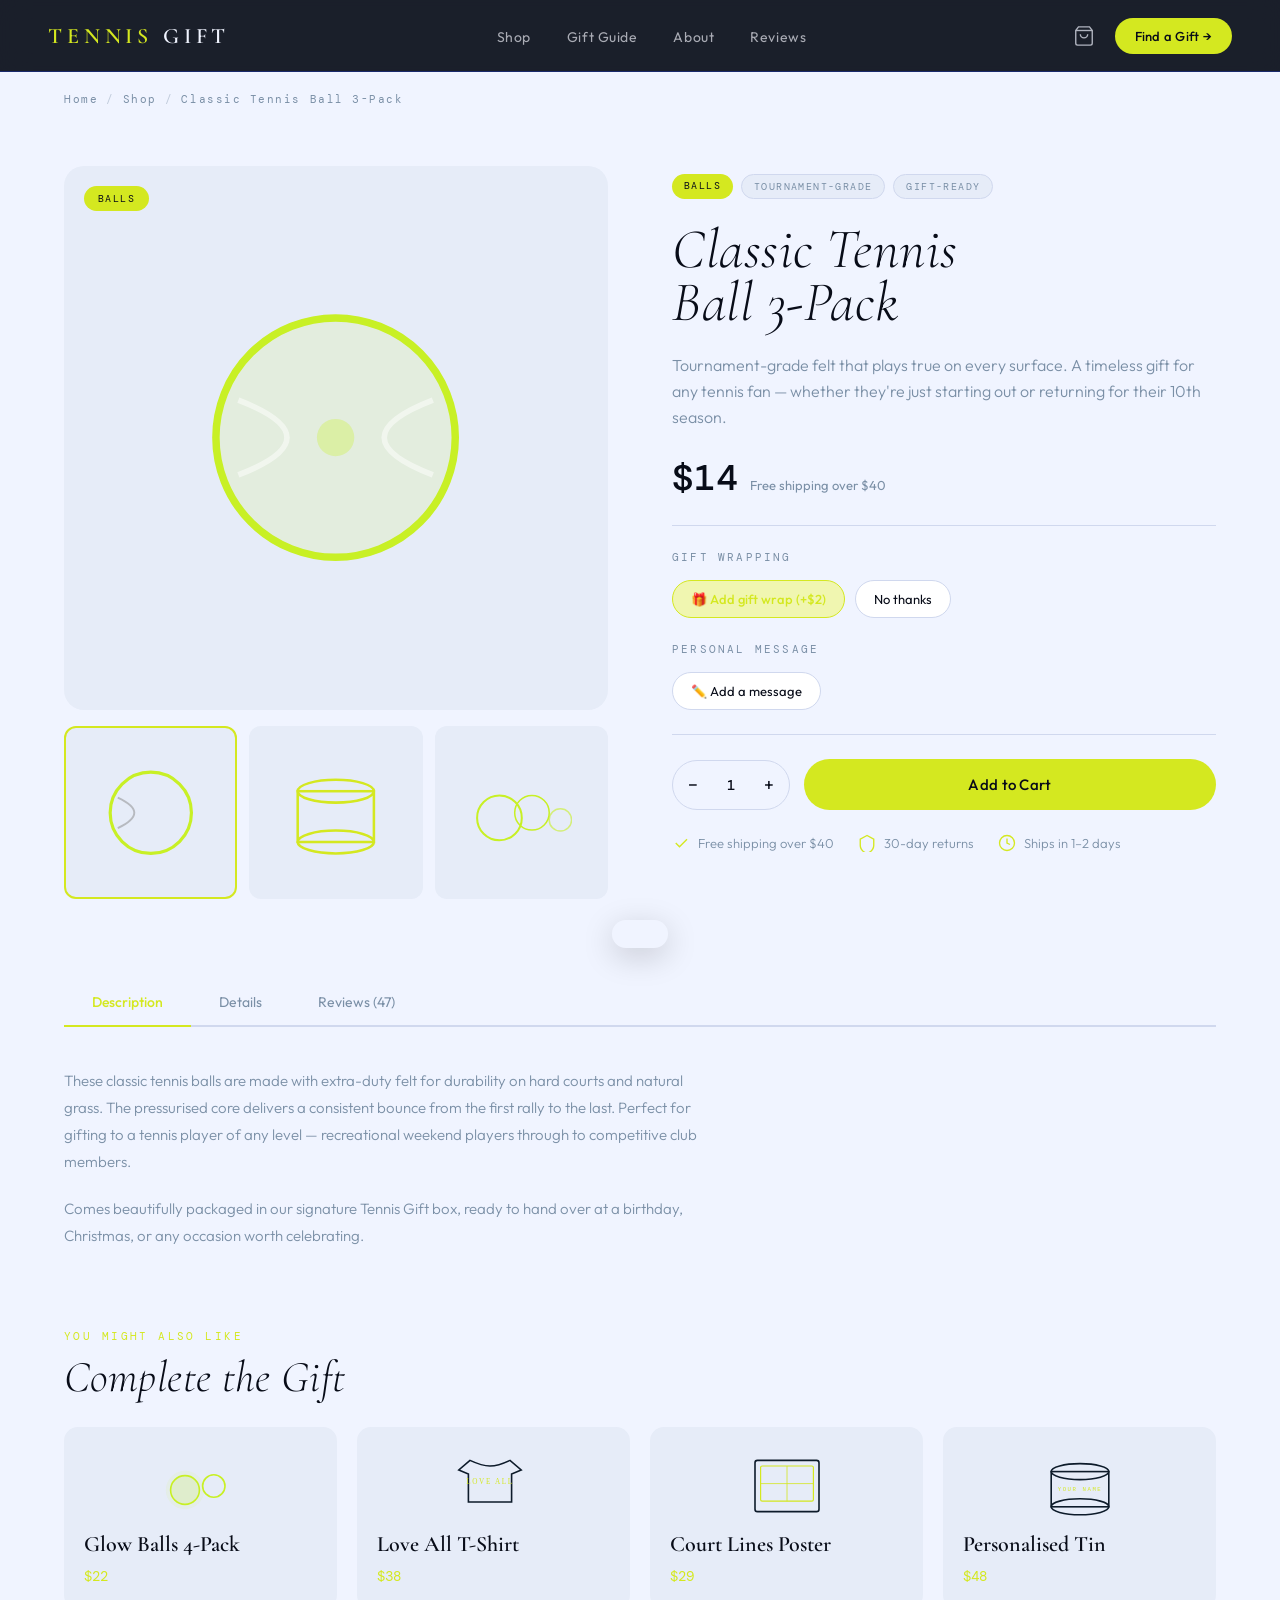
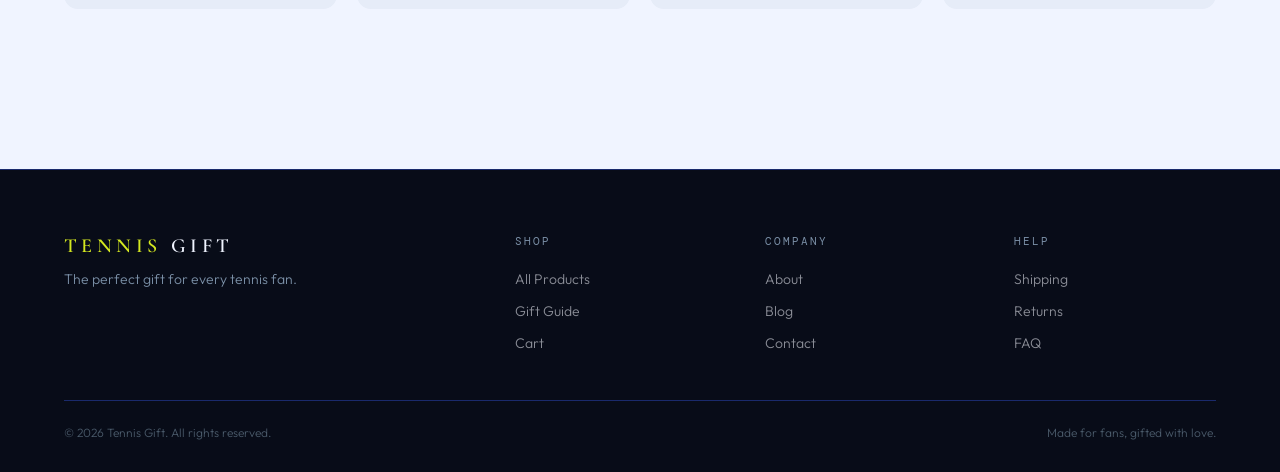
<file: project/product.html>
<!DOCTYPE html>
<html lang="en">
<head>
<meta charset="UTF-8">
<meta name="viewport" content="width=device-width, initial-scale=1.0">
<title>Classic Tennis Ball 3-Pack — Tennis Gift</title>
<link rel="stylesheet" href="shared.css">
<style>
  body { background: var(--bg-light); }

  .product-hero {
    display: grid; grid-template-columns: 1fr 1fr; gap: 64px;
    padding: 40px 64px 80px; max-width: 1400px; margin: 0 auto;
  }

  /* ── GALLERY ── */
  .gallery { display: flex; flex-direction: column; gap: 16px; }
  .gallery-main {
    background: var(--card-bg); border-radius: 20px;
    aspect-ratio: 1; display: flex; align-items: center; justify-content: center;
    position: relative; overflow: hidden;
  }
  .gallery-main svg { width: 55%; height: 55%; }
  .gallery-badge {
    position: absolute; top: 20px; left: 20px;
    font-family: var(--mono); font-size: 10px; letter-spacing: 0.14em;
    background: var(--accent); color: #080c18;
    padding: 6px 14px; border-radius: 100px; text-transform: uppercase;
  }
  .gallery-thumbs { display: flex; gap: 12px; }
  .thumb {
    flex: 1; aspect-ratio: 1; background: var(--card-bg); border-radius: 12px;
    display: flex; align-items: center; justify-content: center;
    cursor: pointer; border: 2px solid transparent; transition: border-color 0.2s;
  }
  .thumb.active { border-color: var(--accent); }
  .thumb:hover { border-color: #c8d850; }
  .thumb svg { width: 60%; height: 60%; }

  /* ── PRODUCT INFO ── */
  .product-info { display: flex; flex-direction: column; gap: 24px; padding-top: 8px; }
  .product-chip-row { display: flex; gap: 8px; }
  .chip {
    font-family: var(--mono); font-size: 10px; letter-spacing: 0.14em;
    padding: 5px 12px; border-radius: 100px; text-transform: uppercase;
  }
  .chip-cat { background: var(--accent); color: #080c18; }
  .chip-tag { background: var(--card-bg); color: var(--muted); border: 1px solid var(--border-light); }
  .product-title {
    font-family: var(--bebas); font-size: 56px; color: var(--text-dark);
    line-height: 0.95; font-weight: 300; font-style: italic; letter-spacing: 0.01em;
  }
  .product-tagline { font-size: 16px; color: var(--muted); font-weight: 300; line-height: 1.6; }
  .price-row { display: flex; align-items: baseline; gap: 12px; }
  .price { font-family: var(--mono); font-size: 36px; color: var(--text-dark); font-weight: 500; }
  .price-note { font-size: 13px; color: var(--muted); }
  .divider { height: 1px; background: var(--border-light); }

  /* GIFT OPTIONS */
  .gift-section { display: flex; flex-direction: column; gap: 16px; }
  .gift-section-title { font-family: var(--mono); font-size: 11px; letter-spacing: 0.2em; text-transform: uppercase; color: var(--muted); }
  .gift-toggle-row { display: flex; gap: 10px; flex-wrap: wrap; }
  .gift-toggle {
    font-family: var(--dm); font-size: 13px; font-weight: 400;
    padding: 10px 18px; border-radius: 100px;
    border: 1.5px solid var(--border-light); background: #fff;
    cursor: pointer; transition: all 0.2s; color: var(--text-dark);
  }
  .gift-toggle:hover { border-color: var(--accent); }
  .gift-toggle.selected { border-color: var(--accent); background: #f0f6b0; color: var(--accent); font-weight: 500; }

  /* GIFT MESSAGE */
  .gift-message-box {
    background: #fff; border: 1.5px solid var(--border-light); border-radius: 14px; padding: 20px;
    display: none; flex-direction: column; gap: 10px;
  }
  .gift-message-box.visible { display: flex; }
  .gift-message-box label { font-size: 13px; color: var(--muted); font-family: var(--mono); letter-spacing: 0.1em; font-size: 11px; text-transform: uppercase; }
  .gift-message-box textarea {
    font-family: var(--dm); font-size: 14px; color: var(--text-dark);
    border: 1px solid var(--border-light); border-radius: 8px; padding: 12px;
    resize: none; outline: none; height: 80px; transition: border-color 0.2s;
  }
  .gift-message-box textarea:focus { border-color: var(--accent); }
  .char-count { font-size: 11px; color: var(--muted); text-align: right; font-family: var(--mono); }

  /* QTY + ADD */
  .add-row { display: flex; gap: 14px; align-items: center; }
  .qty-control { display: flex; align-items: center; gap: 0; border: 1.5px solid var(--border-light); border-radius: 100px; overflow: hidden; }
  .qty-btn { width: 40px; height: 48px; background: none; border: none; font-size: 18px; cursor: pointer; color: var(--text-dark); transition: background 0.2s; font-family: var(--dm); }
  .qty-btn:hover { background: var(--card-bg); }
  .qty-val { width: 36px; text-align: center; font-family: var(--mono); font-size: 14px; font-weight: 500; color: var(--text-dark); }
  .btn-add { flex: 1; }

  /* TRUST STRIP */
  .trust-strip { display: flex; gap: 24px; }
  .trust-item { display: flex; align-items: center; gap: 8px; font-size: 13px; color: var(--muted); font-weight: 300; }
  .trust-icon { width: 18px; height: 18px; color: var(--accent); flex-shrink: 0; }

  /* ── TABS ── */
  .product-tabs { padding: 0 64px 80px; max-width: 1400px; margin: 0 auto; }
  .tab-bar { display: flex; gap: 0; border-bottom: 2px solid var(--border-light); margin-bottom: 40px; }
  .tab-btn {
    font-family: var(--dm); font-size: 14px; font-weight: 400; color: var(--muted);
    padding: 14px 28px; background: none; border: none; cursor: pointer;
    border-bottom: 2px solid transparent; margin-bottom: -2px; transition: all 0.2s;
  }
  .tab-btn.active { color: var(--accent); border-bottom-color: var(--accent); font-weight: 500; }
  .tab-btn:hover { color: var(--text-dark); }
  .tab-panel { display: none; }
  .tab-panel.active { display: block; }
  .tab-panel p { font-size: 15px; line-height: 1.8; color: var(--muted); font-weight: 300; max-width: 640px; }
  .specs-table { width: 100%; max-width: 560px; border-collapse: collapse; }
  .specs-table tr { border-bottom: 1px solid var(--border-light); }
  .specs-table td { padding: 14px 0; font-size: 14px; }
  .specs-table td:first-child { color: var(--muted); width: 40%; font-family: var(--mono); font-size: 12px; letter-spacing: 0.1em; text-transform: uppercase; }
  .specs-table td:last-child { color: var(--text-dark); font-weight: 400; }

  /* ── RELATED ── */
  .related { padding: 0 64px 80px; }
  .related-grid { display: grid; grid-template-columns: repeat(4, 1fr); gap: 20px; }
  .rel-card {
    background: var(--card-bg); border-radius: 14px; padding: 24px 20px;
    display: flex; flex-direction: column; gap: 12px; cursor: pointer;
    transition: transform 0.25s, box-shadow 0.25s;
  }
  .rel-card:hover { transform: translateY(-4px); box-shadow: 0 12px 32px rgba(13,27,42,0.08); }
  .rel-card svg { width: 80px; height: 70px; align-self: center; }
  .rel-name { font-family: var(--bebas); font-size: 22px; color: var(--text-dark); font-weight: 600; line-height: 1; }
  .rel-price { font-family: var(--mono); font-size: 14px; color: var(--accent); }

  @media (max-width: 900px) {
    .product-hero { grid-template-columns: 1fr; padding: 24px 28px 60px; }
    .product-tabs, .related { padding-left: 28px; padding-right: 28px; }
    .related-grid { grid-template-columns: repeat(2, 1fr); }
  }
</style>
</head>
<body>

<nav>
  <a class="nav-logo" href="index.html"><span>Tennis</span> Gift</a>
  <ul class="nav-links">
    <li><a href="index.html#products">Shop</a></li>
    <li><a href="gift-guide.html">Gift Guide</a></li>
    <li><a href="about.html">About</a></li>
    <li><a href="index.html#testimonials">Reviews</a></li>
  </ul>
  <div class="nav-right">
    <svg class="cart-icon" viewBox="0 0 24 24" fill="none" stroke="currentColor" stroke-width="1.5" onclick="window.location='cart.html'">
      <path d="M6 2L3 6v14a2 2 0 002 2h14a2 2 0 002-2V6l-3-4z"/><line x1="3" y1="6" x2="21" y2="6"/><path d="M16 10a4 4 0 01-8 0"/>
    </svg>
    <a class="btn-fitted" href="gift-guide.html">Find a Gift →</a>
  </div>
</nav>

<div class="page-body">
  <div class="breadcrumb">
    <a href="index.html">Home</a>
    <span class="breadcrumb-sep">/</span>
    <a href="index.html#products">Shop</a>
    <span class="breadcrumb-sep">/</span>
    <span>Classic Tennis Ball 3-Pack</span>
  </div>

  <div class="product-hero">
    <!-- GALLERY -->
    <div class="gallery">
      <div class="gallery-main" id="main-img">
        <span class="gallery-badge">Balls</span>
        <svg viewBox="0 0 160 160" fill="none" id="main-svg">
          <circle cx="80" cy="80" r="64" fill="#c8f025" opacity="0.12"/>
          <circle cx="80" cy="80" r="64" stroke="#c8f025" stroke-width="4"/>
          <path d="M28 60 Q80 80 28 100" stroke="white" stroke-width="3" fill="none" opacity="0.5"/>
          <path d="M132 60 Q80 80 132 100" stroke="white" stroke-width="3" fill="none" opacity="0.5"/>
          <circle cx="80" cy="80" r="10" fill="#c8f025" opacity="0.3"/>
        </svg>
      </div>
      <div class="gallery-thumbs">
        <div class="thumb active" onclick="selectThumb(this, 'ball')">
          <svg viewBox="0 0 80 80" fill="none"><circle cx="40" cy="40" r="32" stroke="#c8f025" stroke-width="2.5"/><path d="M14 28 Q40 40 14 52" stroke="#888" stroke-width="1.5" fill="none" opacity="0.5"/></svg>
        </div>
        <div class="thumb" onclick="selectThumb(this, 'tin')">
          <svg viewBox="0 0 80 70" fill="none"><ellipse cx="40" cy="18" rx="30" ry="9" stroke="#d4e820" stroke-width="2"/><rect x="10" y="18" width="60" height="40" stroke="#d4e820" stroke-width="2" fill="none"/><ellipse cx="40" cy="58" rx="30" ry="9" stroke="#d4e820" stroke-width="2"/></svg>
        </div>
        <div class="thumb" onclick="selectThumb(this, 'three')">
          <svg viewBox="0 0 100 70" fill="none"><circle cx="28" cy="40" r="22" stroke="#c8f025" stroke-width="2"/><circle cx="60" cy="35" r="17" stroke="#c8f025" stroke-width="1.5"/><circle cx="88" cy="42" r="11" stroke="#c8f025" stroke-width="1.5" opacity="0.6"/></svg>
        </div>
      </div>
    </div>

    <!-- INFO -->
    <div class="product-info">
      <div class="product-chip-row">
        <span class="chip chip-cat">Balls</span>
        <span class="chip chip-tag">Tournament-grade</span>
        <span class="chip chip-tag">Gift-ready</span>
      </div>
      <h1 class="product-title">Classic Tennis<br>Ball 3-Pack</h1>
      <p class="product-tagline">Tournament-grade felt that plays true on every surface. A timeless gift for any tennis fan — whether they're just starting out or returning for their 10th season.</p>
      <div class="price-row">
        <span class="price">$14</span>
        <span class="price-note">Free shipping over $40</span>
      </div>
      <div class="divider"></div>

      <!-- GIFT OPTIONS -->
      <div class="gift-section">
        <p class="gift-section-title">Gift Wrapping</p>
        <div class="gift-toggle-row">
          <button class="gift-toggle selected" onclick="toggleGift(this, 'wrap')">🎁 Add gift wrap (+$2)</button>
          <button class="gift-toggle" onclick="toggleGift(this, 'nowrap')">No thanks</button>
        </div>
      </div>

      <div class="gift-section">
        <p class="gift-section-title">Personal Message</p>
        <div class="gift-toggle-row">
          <button class="gift-toggle" onclick="toggleMessage(this)">✏️ Add a message</button>
        </div>
        <div class="gift-message-box" id="message-box">
          <label>Your message (max 120 characters)</label>
          <textarea id="msg-input" placeholder="e.g. Happy birthday! Hope this fuels many great rallies." maxlength="120" oninput="updateCount()"></textarea>
          <span class="char-count" id="char-count">0 / 120</span>
        </div>
      </div>

      <div class="divider"></div>

      <div class="add-row">
        <div class="qty-control">
          <button class="qty-btn" onclick="changeQty(-1)">−</button>
          <span class="qty-val" id="qty">1</span>
          <button class="qty-btn" onclick="changeQty(1)">+</button>
        </div>
        <button class="btn-primary btn-add" onclick="addToCart()">Add to Cart</button>
      </div>

      <div class="trust-strip">
        <div class="trust-item">
          <svg class="trust-icon" viewBox="0 0 24 24" fill="none" stroke="currentColor" stroke-width="1.8"><path d="M5 12l5 5L20 7"/></svg>
          Free shipping over $40
        </div>
        <div class="trust-item">
          <svg class="trust-icon" viewBox="0 0 24 24" fill="none" stroke="currentColor" stroke-width="1.8"><path d="M12 2L3 7v8c0 5 4 9 9 11 5-2 9-6 9-11V7z"/></svg>
          30-day returns
        </div>
        <div class="trust-item">
          <svg class="trust-icon" viewBox="0 0 24 24" fill="none" stroke="currentColor" stroke-width="1.8"><circle cx="12" cy="12" r="10"/><path d="M12 6v6l4 2"/></svg>
          Ships in 1–2 days
        </div>
      </div>
    </div>
  </div>

  <!-- TABS -->
  <div class="product-tabs">
    <div class="tab-bar">
      <button class="tab-btn active" onclick="switchTab(this, 'desc')">Description</button>
      <button class="tab-btn" onclick="switchTab(this, 'specs')">Details</button>
      <button class="tab-btn" onclick="switchTab(this, 'reviews')">Reviews (47)</button>
    </div>
    <div class="tab-panel active" id="tab-desc">
      <p>These classic tennis balls are made with extra-duty felt for durability on hard courts and natural grass. The pressurised core delivers a consistent bounce from the first rally to the last. Perfect for gifting to a tennis player of any level — recreational weekend players through to competitive club members.</p>
      <br>
      <p>Comes beautifully packaged in our signature Tennis Gift box, ready to hand over at a birthday, Christmas, or any occasion worth celebrating.</p>
    </div>
    <div class="tab-panel" id="tab-specs">
      <table class="specs-table">
        <tr><td>Quantity</td><td>3 balls per pack</td></tr>
        <tr><td>Felt Type</td><td>Extra-duty woven felt</td></tr>
        <tr><td>Core</td><td>Pressurised rubber</td></tr>
        <tr><td>Approved for</td><td>Hard court, Grass</td></tr>
        <tr><td>Diameter</td><td>6.7 cm (standard ITF)</td></tr>
        <tr><td>Weight</td><td>57 g per ball</td></tr>
        <tr><td>Packaging</td><td>Gift-ready tin</td></tr>
      </table>
    </div>
    <div class="tab-panel" id="tab-reviews">
      <p>★★★★★ &nbsp;<strong>Marcus T., London</strong> — "Great balls, great packaging. Bought as a gift and the recipient was very happy."</p>
      <br>
      <p>★★★★★ &nbsp;<strong>Yuki A., Tokyo</strong> — "Good quality for the price. Bounced well on hard court."</p>
      <br>
      <p>★★★★☆ &nbsp;<strong>Sofia M., Barcelona</strong> — "Nice gift item, arrived quickly. Would be 5 stars but I wished there were 4 balls in the pack!"</p>
    </div>
  </div>

  <!-- RELATED -->
  <div class="related">
    <p class="section-label">You might also like</p>
    <h2 class="section-heading" style="font-size:44px; margin-bottom:28px;">Complete the Gift</h2>
    <div class="related-grid">
      <div class="rel-card" onclick="window.location='product.html'">
        <svg viewBox="0 0 100 80" fill="none"><circle cx="30" cy="45" r="24" fill="#c8f025" opacity="0.08"/><circle cx="30" cy="45" r="18" stroke="#c8f025" stroke-width="2"/><circle cx="30" cy="45" r="18" fill="#c8f025" opacity="0.14"/><circle cx="66" cy="40" r="14" stroke="#c8f025" stroke-width="2" fill="none"/></svg>
        <p class="rel-name">Glow Balls 4-Pack</p>
        <p class="rel-price">$22</p>
      </div>
      <div class="rel-card" onclick="window.location='product.html'">
        <svg viewBox="0 0 100 80" fill="none"><path d="M20 8 L6 20 L18 25 L18 60 L72 60 L72 25 L84 20 L70 8 Q55 15 45 15 Q35 15 20 8Z" stroke="#0d1b2a" stroke-width="2" fill="none"/><text x="45" y="38" font-family="serif" font-size="9" fill="#d4e820" text-anchor="middle" letter-spacing="2">LOVE ALL</text></svg>
        <p class="rel-name">Love All T-Shirt</p>
        <p class="rel-price">$38</p>
      </div>
      <div class="rel-card" onclick="window.location='product.html'">
        <svg viewBox="0 0 100 80" fill="none"><rect x="10" y="8" width="80" height="64" rx="3" stroke="#0d1b2a" stroke-width="2"/><rect x="17" y="15" width="66" height="44" rx="2" stroke="#d4e820" stroke-width="1.5" fill="none"/><line x1="17" y1="37" x2="83" y2="37" stroke="#d4e820" stroke-width="1"/><line x1="50" y1="15" x2="50" y2="59" stroke="#d4e820" stroke-width="1"/></svg>
        <p class="rel-name">Court Lines Poster</p>
        <p class="rel-price">$29</p>
      </div>
      <div class="rel-card" onclick="window.location='product.html'">
        <svg viewBox="0 0 100 80" fill="none"><ellipse cx="50" cy="22" rx="36" ry="10" stroke="#0d1b2a" stroke-width="2" fill="none"/><rect x="14" y="22" width="72" height="44" stroke="#0d1b2a" stroke-width="2" fill="none"/><ellipse cx="50" cy="66" rx="36" ry="10" stroke="#0d1b2a" stroke-width="2" fill="none"/><text x="50" y="46" font-family="monospace" font-size="7" fill="#d4e820" text-anchor="middle" letter-spacing="2">YOUR NAME</text></svg>
        <p class="rel-name">Personalised Tin</p>
        <p class="rel-price">$48</p>
      </div>
    </div>
  </div>
</div>

<footer>
  <div class="footer-grid">
    <div>
      <span class="footer-logo"><span>Tennis</span> Gift</span>
      <p class="footer-tagline">The perfect gift for every tennis fan.</p>
    </div>
    <div>
      <p class="footer-col-title">Shop</p>
      <ul class="footer-links">
        <li><a href="index.html#products">All Products</a></li>
        <li><a href="gift-guide.html">Gift Guide</a></li>
        <li><a href="cart.html">Cart</a></li>
      </ul>
    </div>
    <div>
      <p class="footer-col-title">Company</p>
      <ul class="footer-links">
        <li><a href="about.html">About</a></li>
        <li><a href="#">Blog</a></li>
        <li><a href="#">Contact</a></li>
      </ul>
    </div>
    <div>
      <p class="footer-col-title">Help</p>
      <ul class="footer-links">
        <li><a href="#">Shipping</a></li>
        <li><a href="#">Returns</a></li>
        <li><a href="#">FAQ</a></li>
      </ul>
    </div>
  </div>
  <div class="footer-bottom">
    <span>© 2026 Tennis Gift. All rights reserved.</span>
    <span>Made for fans, gifted with love.</span>
  </div>
</footer>

<div class="toast" id="toast"></div>

<script>
  let qty = 1;
  let toastTimer;
  function changeQty(d) {
    qty = Math.max(1, qty + d);
    document.getElementById('qty').textContent = qty;
  }
  function addToCart() {
    const t = document.getElementById('toast');
    t.textContent = '✓ Classic Tennis Ball 3-Pack added to cart';
    t.classList.add('show');
    clearTimeout(toastTimer);
    toastTimer = setTimeout(() => t.classList.remove('show'), 2800);
    setTimeout(() => window.location = 'cart.html', 1000);
  }
  function toggleGift(btn, val) {
    document.querySelectorAll('.gift-toggle-row .gift-toggle').forEach(b => {
      if (b.closest('.gift-toggle-row') === btn.closest('.gift-toggle-row')) b.classList.remove('selected');
    });
    btn.classList.add('selected');
  }
  function toggleMessage(btn) {
    const box = document.getElementById('message-box');
    const visible = box.classList.toggle('visible');
    btn.textContent = visible ? '✏️ Remove message' : '✏️ Add a message';
    btn.classList.toggle('selected', visible);
  }
  function updateCount() {
    const v = document.getElementById('msg-input').value.length;
    document.getElementById('char-count').textContent = v + ' / 120';
  }
  function switchTab(btn, id) {
    document.querySelectorAll('.tab-btn').forEach(b => b.classList.remove('active'));
    document.querySelectorAll('.tab-panel').forEach(p => p.classList.remove('active'));
    btn.classList.add('active');
    document.getElementById('tab-' + id).classList.add('active');
  }
  function selectThumb(el, type) {
    document.querySelectorAll('.thumb').forEach(t => t.classList.remove('active'));
    el.classList.add('active');
  }
</script>
</body>
</html>
</file>
<file: project/shared.css>
@import url('https://fonts.googleapis.com/css2?family=Cormorant+Garamond:ital,wght@0,300;0,400;0,600;0,700;1,300;1,400;1,600&family=Outfit:wght@300;400;500;600&family=DM+Mono:wght@400;500&display=swap');

*, *::before, *::after { box-sizing: border-box; margin: 0; padding: 0; }

:root {
  --bg-dark: #080c18;
  --bg-light: #f0f4ff;
  --accent: #d4e820;
  --text-dark: #080c18;
  --text-light: #f0f4ff;
  --muted: #7a8fa6;
  --card-bg: #e6ecf8;
  --border-dark: #1a2a6c;
  --border-light: #d0d8ee;
  --bebas: 'Cormorant Garamond', serif;
  --dm: 'Outfit', sans-serif;
  --mono: 'DM Mono', monospace;
}

html { scroll-behavior: smooth; }
body { background: var(--bg-light); color: var(--text-dark); font-family: var(--dm); overflow-x: hidden; }

/* NAV */
nav {
  position: fixed; top: 0; left: 0; right: 0; z-index: 100;
  display: flex; align-items: center; justify-content: space-between;
  padding: 0 48px; height: 72px;
  background: rgba(8,12,24,0.92);
  backdrop-filter: blur(14px); -webkit-backdrop-filter: blur(14px);
  border-bottom: 1px solid #1a2a6c;
}
.nav-logo { font-family: var(--bebas); font-size: 22px; letter-spacing: 0.22em; font-weight: 600; color: var(--text-light); text-decoration: none; text-transform: uppercase; }
.nav-logo span { color: var(--accent); }
.nav-links { display: flex; gap: 36px; list-style: none; }
.nav-links a { font-family: var(--dm); font-size: 14px; font-weight: 400; color: rgba(246,248,255,0.65); text-decoration: none; letter-spacing: 0.04em; transition: color 0.2s; }
.nav-links a:hover, .nav-links a.active { color: var(--text-light); }
.nav-right { display: flex; align-items: center; gap: 20px; }
.cart-icon { width: 22px; height: 22px; cursor: pointer; opacity: 0.7; transition: opacity 0.2s; color: var(--text-light); }
.cart-icon:hover { opacity: 1; }
.btn-fitted { font-family: var(--dm); font-size: 13px; font-weight: 500; background: var(--accent); color: #080c18; border: none; border-radius: 100px; padding: 10px 20px; cursor: pointer; letter-spacing: 0.02em; transition: all 0.25s ease; text-decoration: none; }
.btn-fitted:hover { background: #c8d918; transform: scale(1.04); }

/* PAGE SHELL */
.page-body { padding-top: 72px; min-height: 100vh; }

/* BREADCRUMB */
.breadcrumb { padding: 20px 64px; font-family: var(--mono); font-size: 11px; letter-spacing: 0.14em; color: var(--muted); display: flex; gap: 8px; align-items: center; }
.breadcrumb a { color: var(--muted); text-decoration: none; transition: color 0.2s; }
.breadcrumb a:hover { color: var(--accent); }
.breadcrumb-sep { opacity: 0.4; }

/* SECTION LABEL */
.section-label { font-family: var(--mono); font-size: 11px; letter-spacing: 0.22em; color: var(--accent); text-transform: uppercase; margin-bottom: 14px; }
.section-heading { font-family: var(--bebas); font-size: 64px; color: var(--text-dark); line-height: 0.95; margin-bottom: 40px; letter-spacing: 0.01em; font-weight: 300; font-style: italic; }
.section-heading.light { color: var(--text-light); }

/* BUTTONS */
.btn-primary { font-family: var(--dm); font-size: 15px; font-weight: 500; background: var(--accent); color: #080c18; border: none; border-radius: 100px; padding: 16px 32px; cursor: pointer; letter-spacing: 0.02em; transition: all 0.25s ease; }
.btn-primary:hover { background: #c8d918; transform: scale(1.03); box-shadow: 0 0 24px rgba(212,232,32,0.25); }
.btn-ghost { font-family: var(--dm); font-size: 15px; font-weight: 400; background: transparent; color: var(--text-dark); border: 1.5px solid rgba(13,27,42,0.25); border-radius: 100px; padding: 16px 32px; cursor: pointer; transition: all 0.25s ease; }
.btn-ghost:hover { border-color: var(--accent); color: var(--accent); }

/* FOOTER */
footer { background: var(--bg-dark); padding: 64px 64px 32px; border-top: 1px solid #1a2a6c; margin-top: 80px; }
.footer-grid { display: grid; grid-template-columns: 2fr 1fr 1fr 1fr; gap: 48px; padding-bottom: 48px; border-bottom: 1px solid #1a2a6c; }
.footer-logo { font-family: var(--bebas); font-size: 20px; letter-spacing: 0.22em; font-weight: 600; color: var(--text-light); margin-bottom: 12px; display: block; text-transform: uppercase; }
.footer-logo span { color: var(--accent); }
.footer-tagline { font-size: 14px; color: var(--muted); font-weight: 300; }
.footer-col-title { font-family: var(--mono); font-size: 11px; letter-spacing: 0.18em; text-transform: uppercase; color: var(--muted); margin-bottom: 20px; }
.footer-links { list-style: none; display: flex; flex-direction: column; gap: 12px; }
.footer-links a { font-size: 14px; color: rgba(246,248,255,0.55); text-decoration: none; font-weight: 300; transition: color 0.2s; }
.footer-links a:hover { color: var(--text-light); }
.footer-bottom { display: flex; justify-content: space-between; align-items: center; padding-top: 24px; font-size: 12px; color: #4a5a6a; font-weight: 300; }

/* TOAST */
.toast { position: fixed; bottom: 32px; left: 50%; transform: translateX(-50%) translateY(80px); background: var(--text-light); color: var(--text-dark); font-family: var(--dm); font-size: 14px; font-weight: 500; padding: 14px 28px; border-radius: 100px; box-shadow: 0 8px 32px rgba(0,0,0,0.18); transition: transform 0.4s cubic-bezier(0.34, 1.56, 0.64, 1); z-index: 999; pointer-events: none; white-space: nowrap; }
.toast.show { transform: translateX(-50%) translateY(0); }

@media (max-width: 1024px) {
  nav { padding: 0 28px; }
  .breadcrumb { padding: 20px 28px; }
  footer { padding: 48px 28px 28px; }
  .footer-grid { grid-template-columns: 1fr 1fr; }
}
@media (max-width: 680px) {
  .nav-links { display: none; }
  .footer-grid { grid-template-columns: 1fr; gap: 28px; }
  .section-heading { font-size: 44px; }
  .breadcrumb { padding: 16px 20px; }
}
</file>
